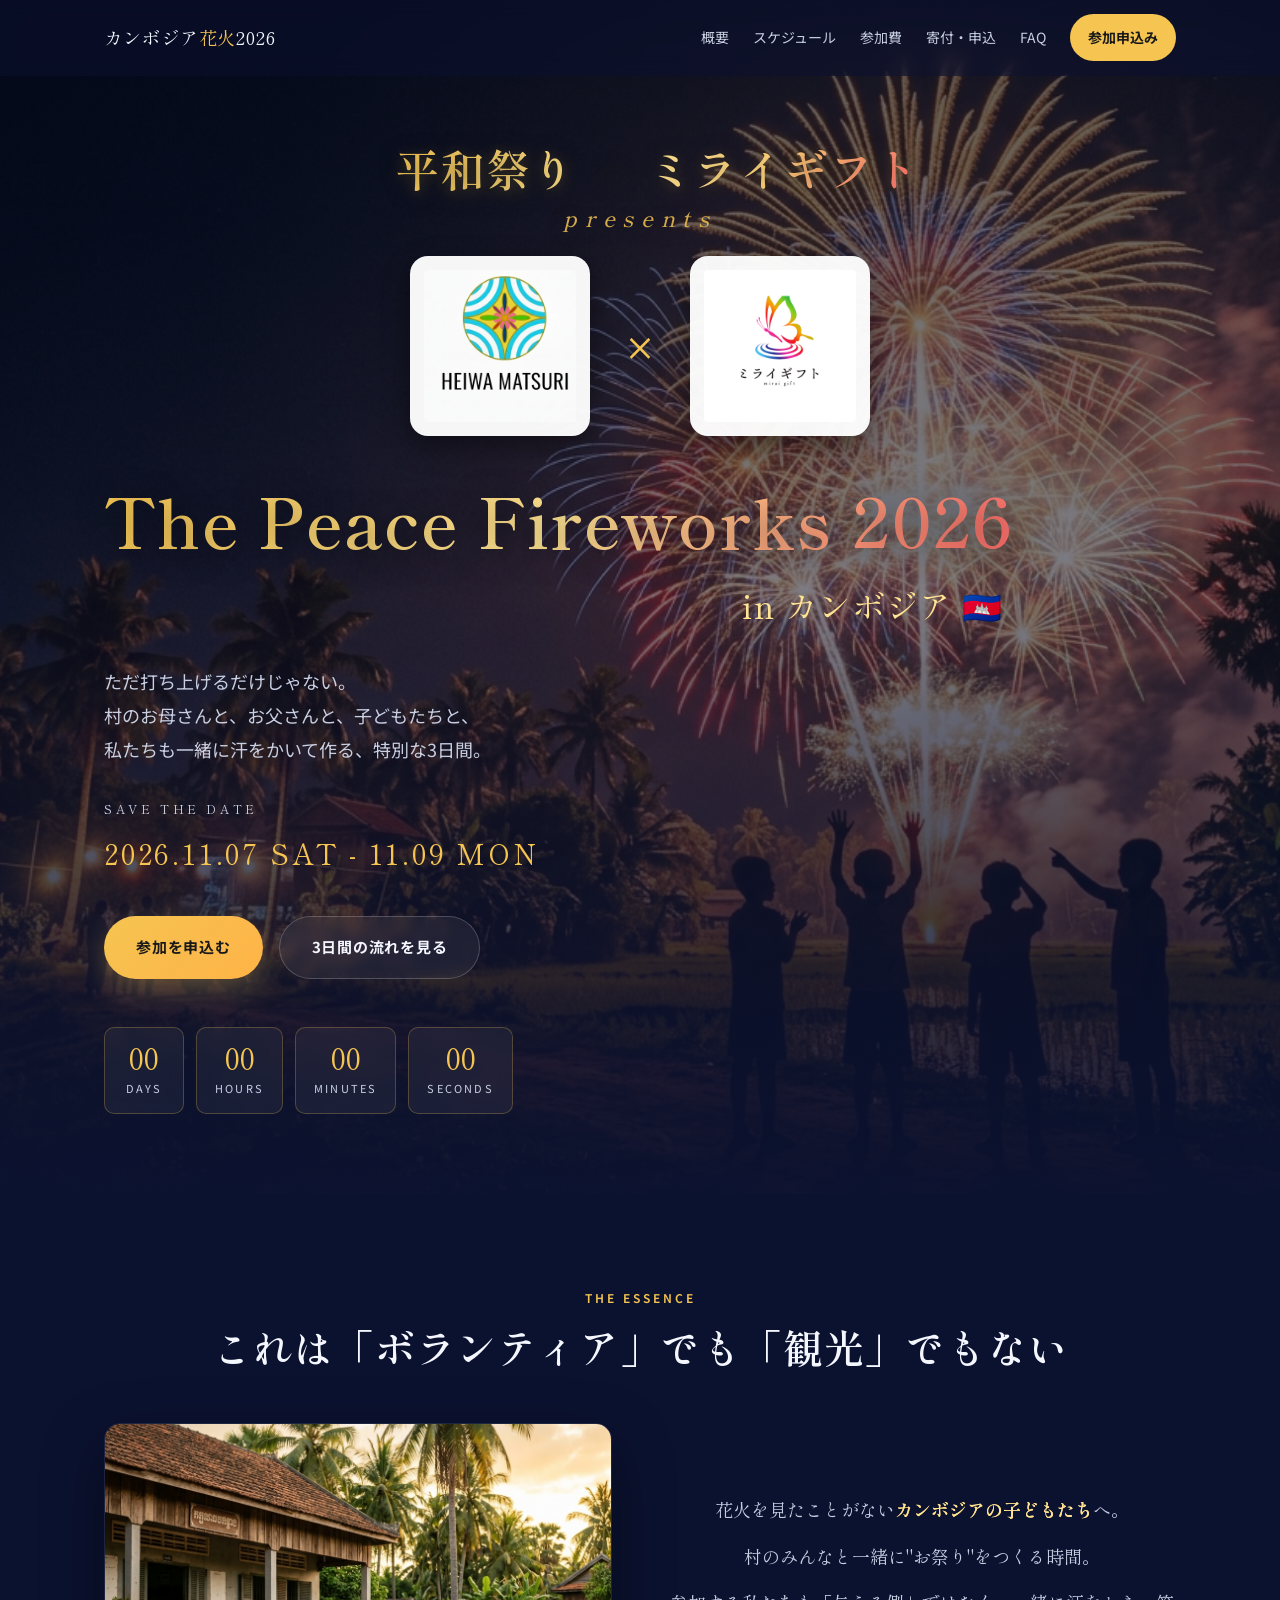
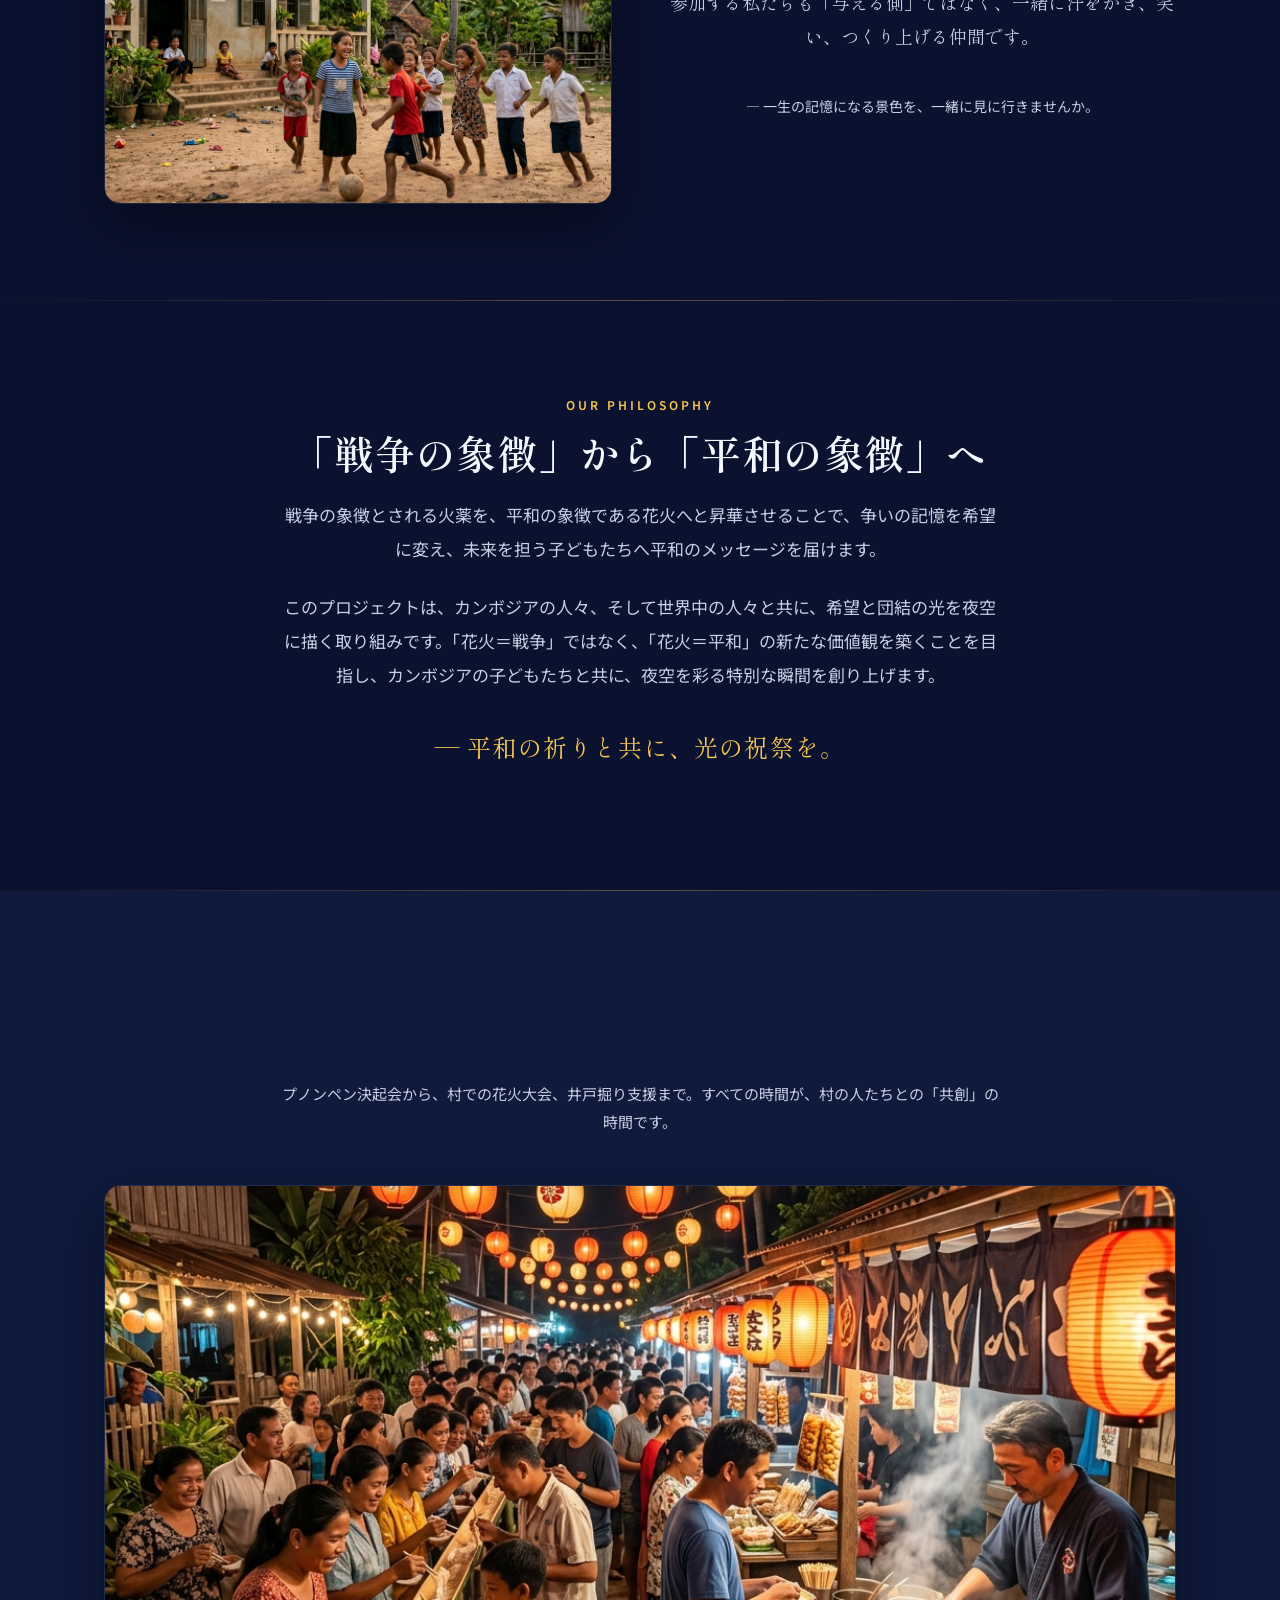
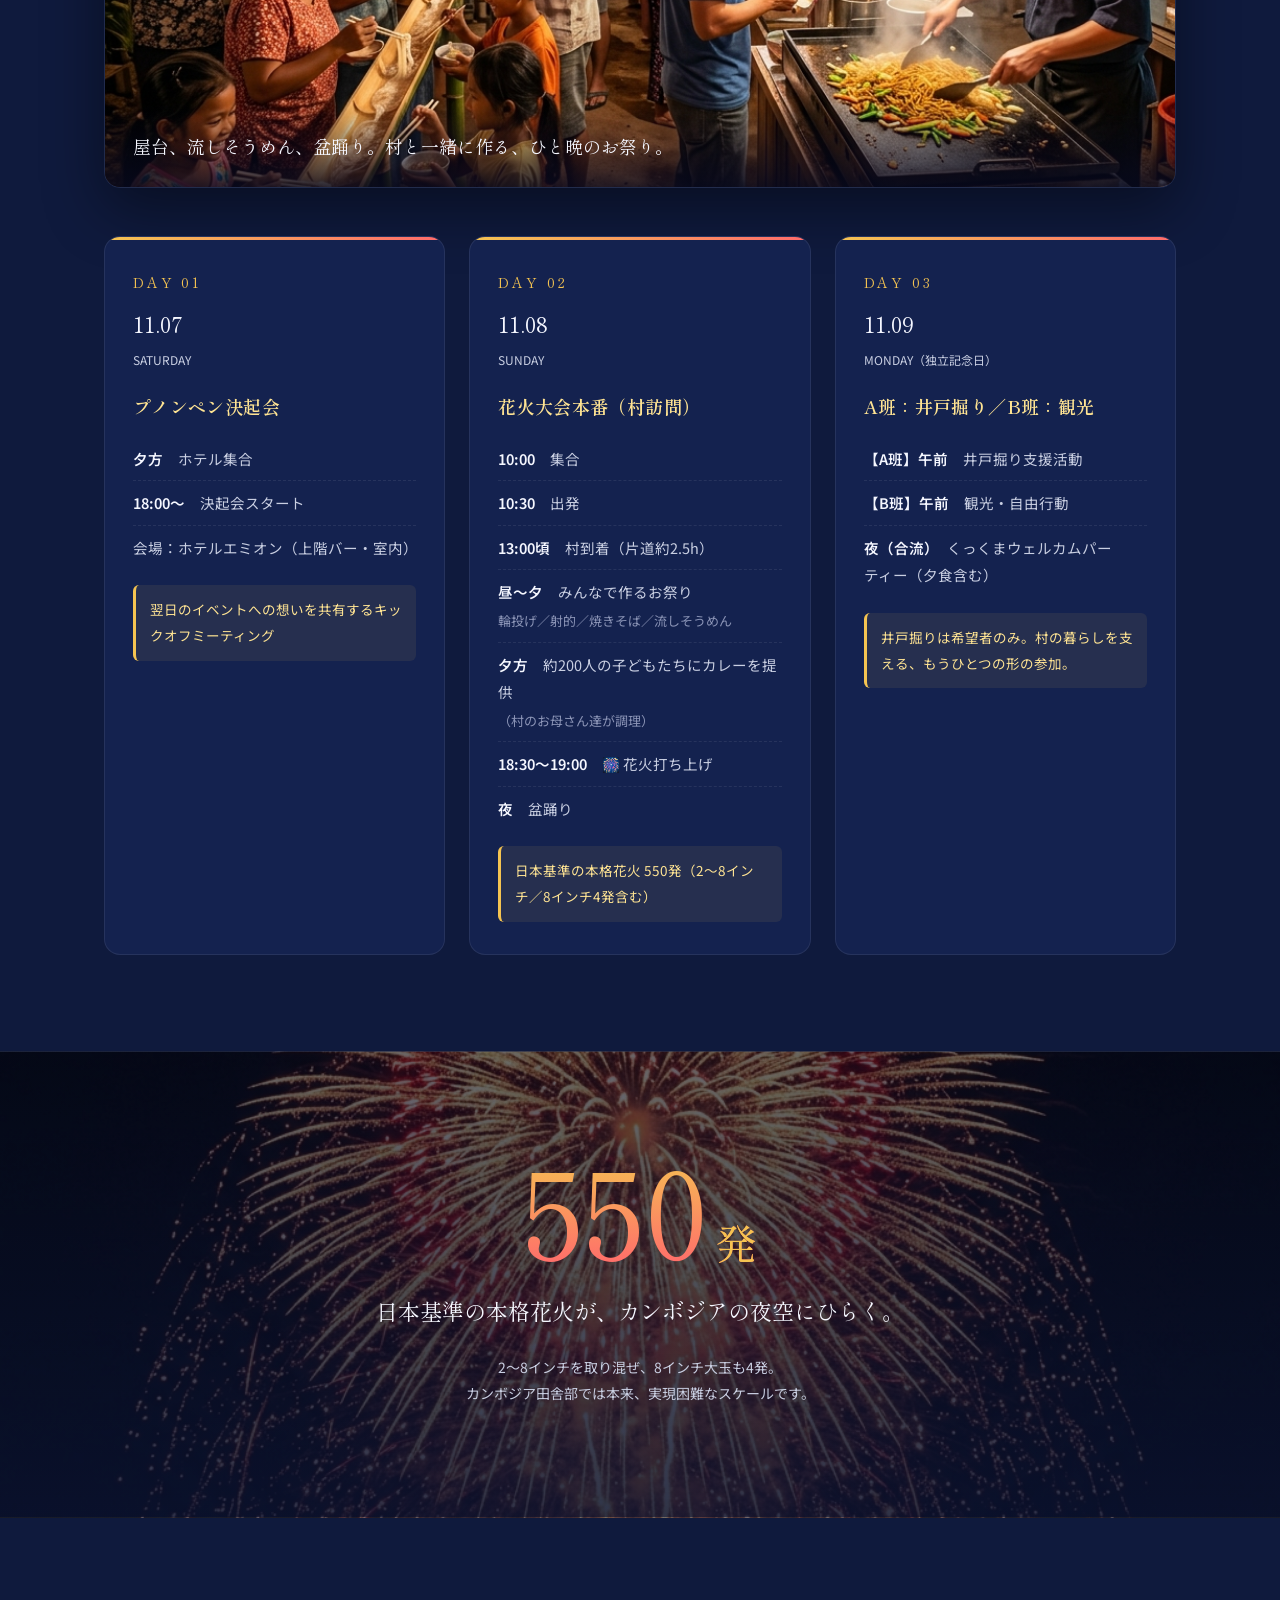
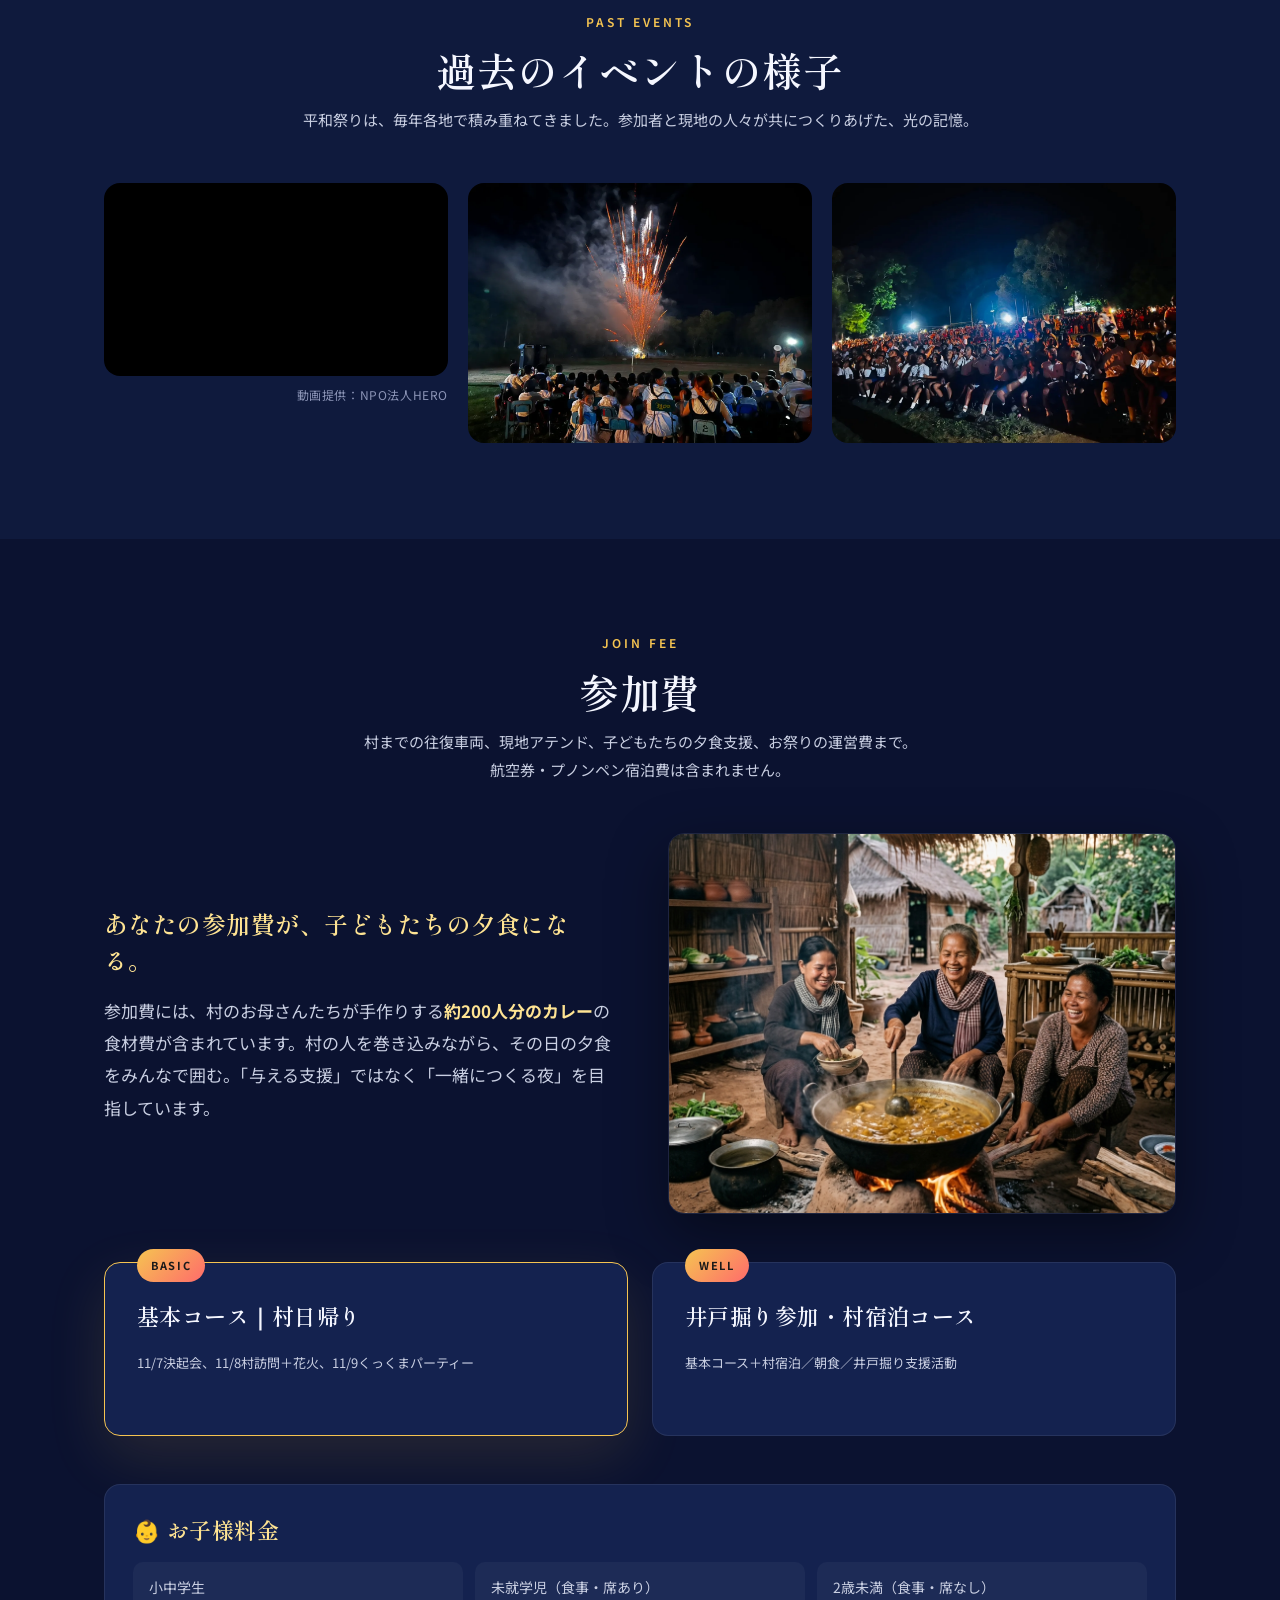
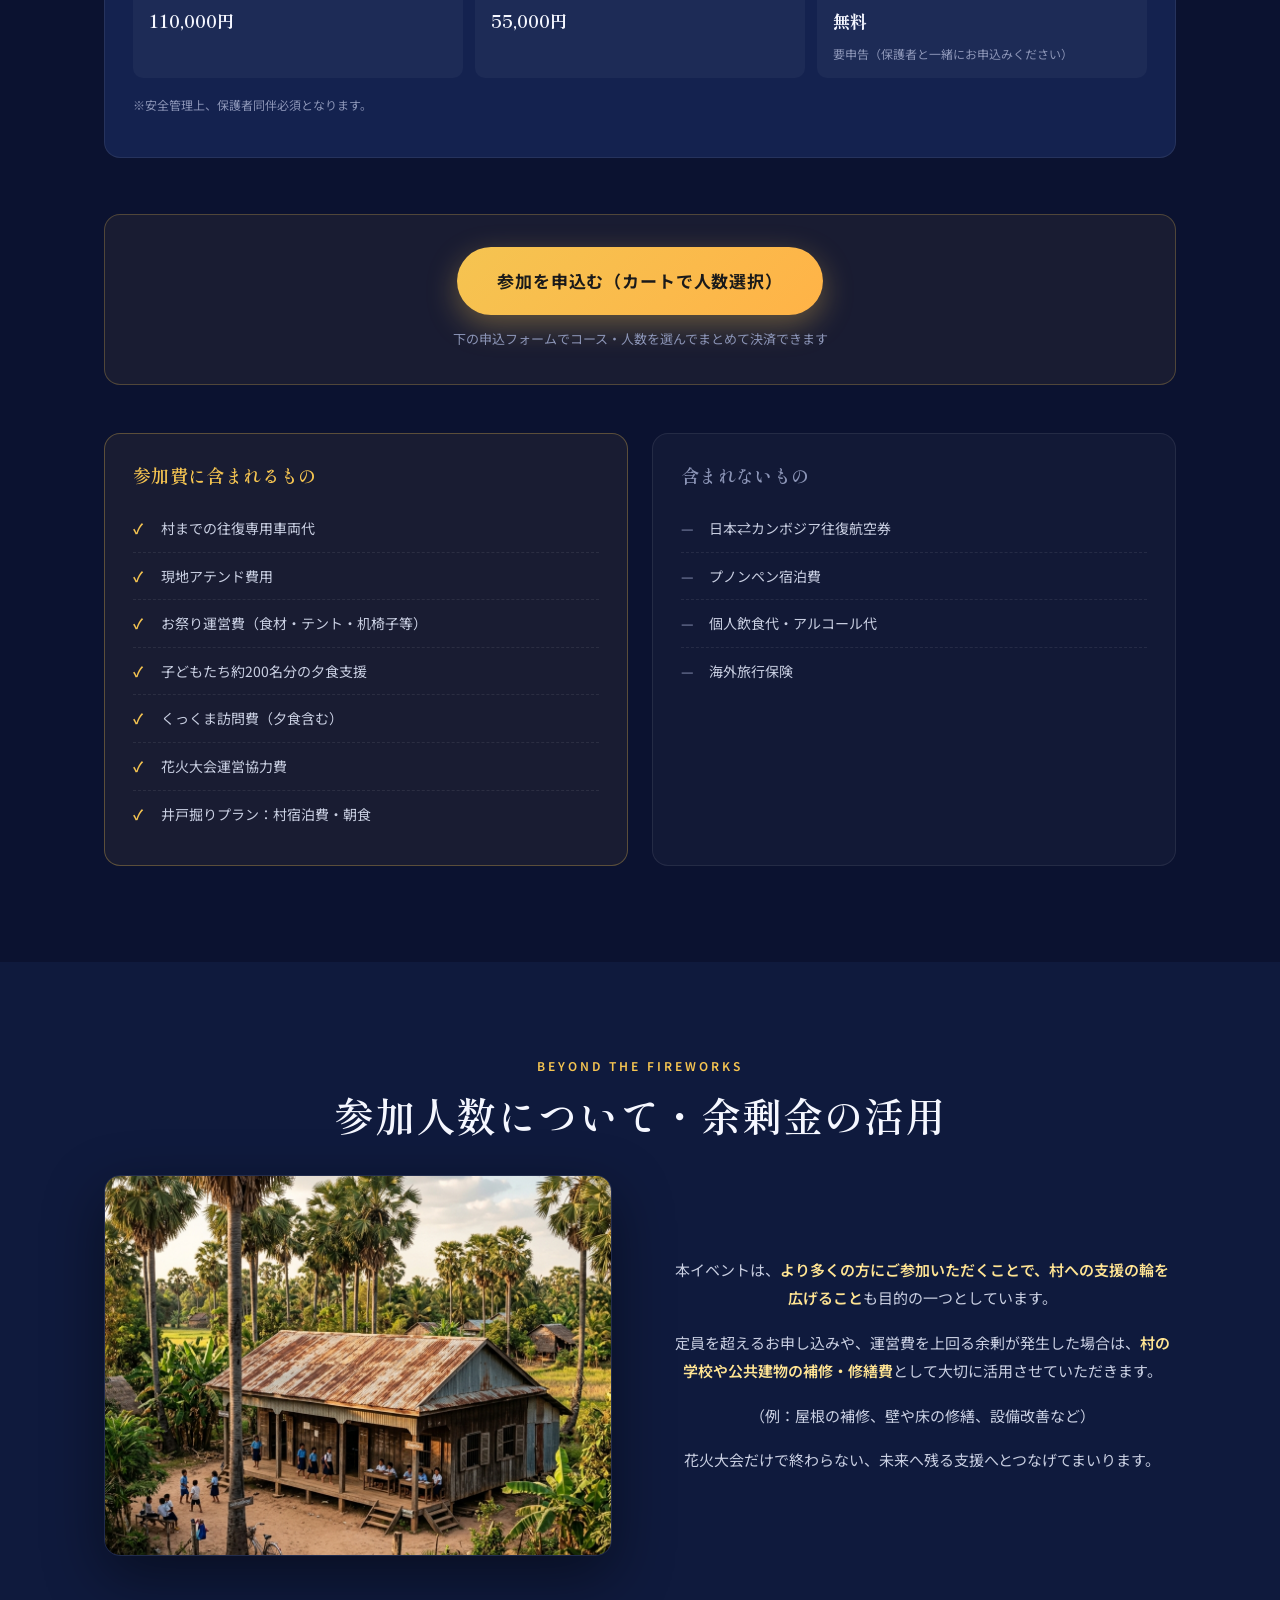
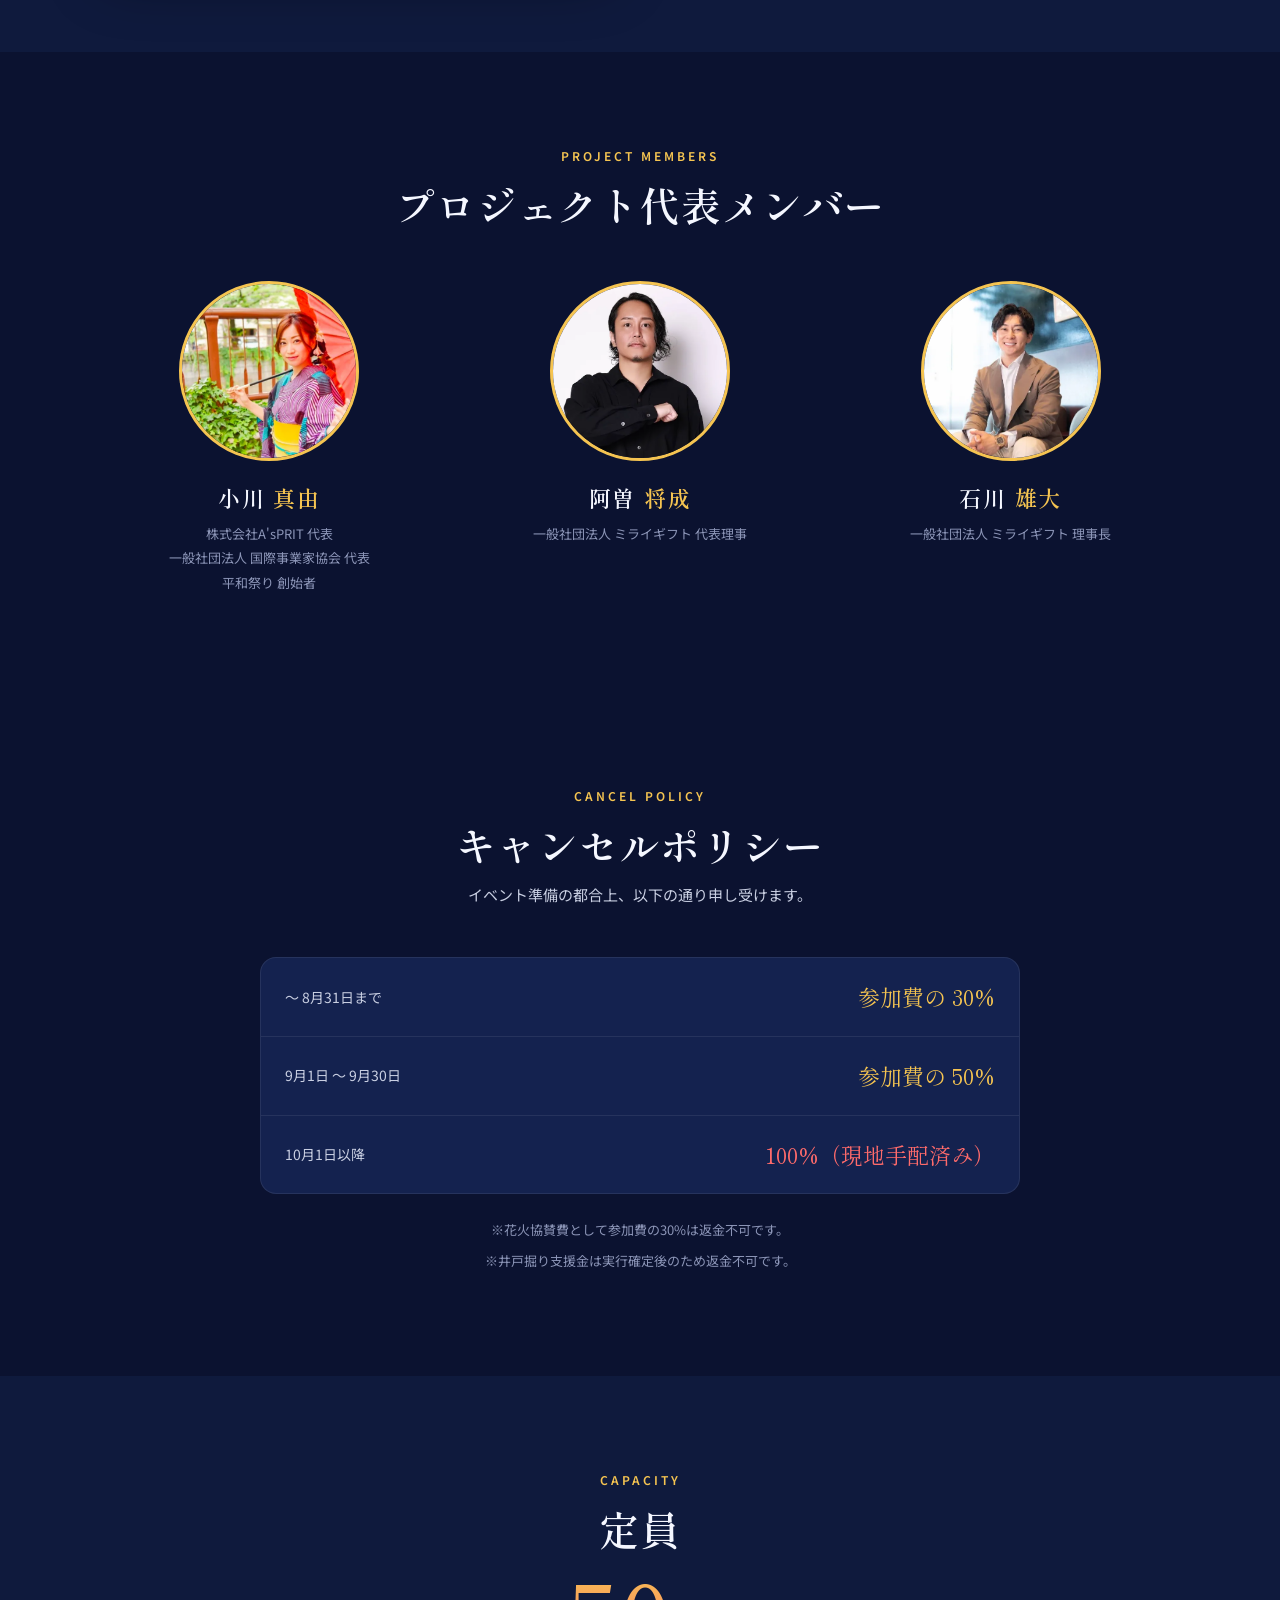
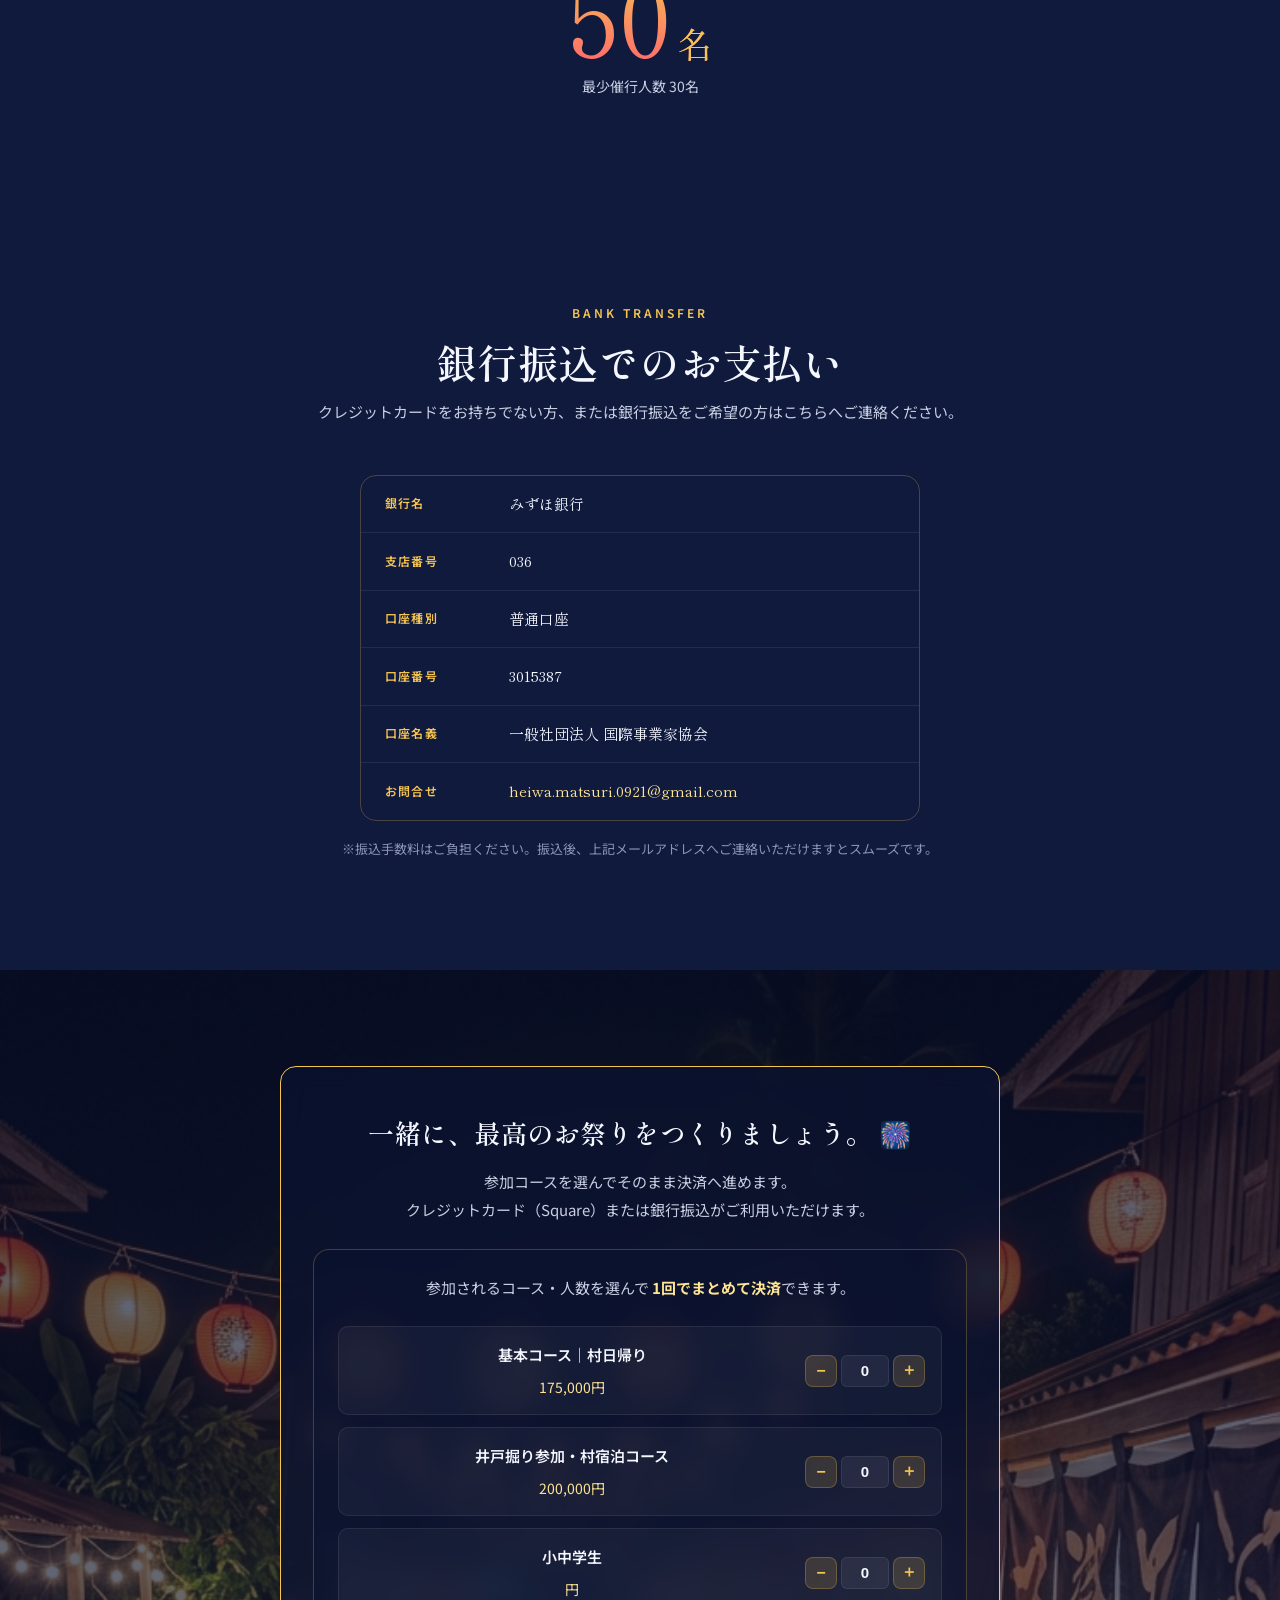
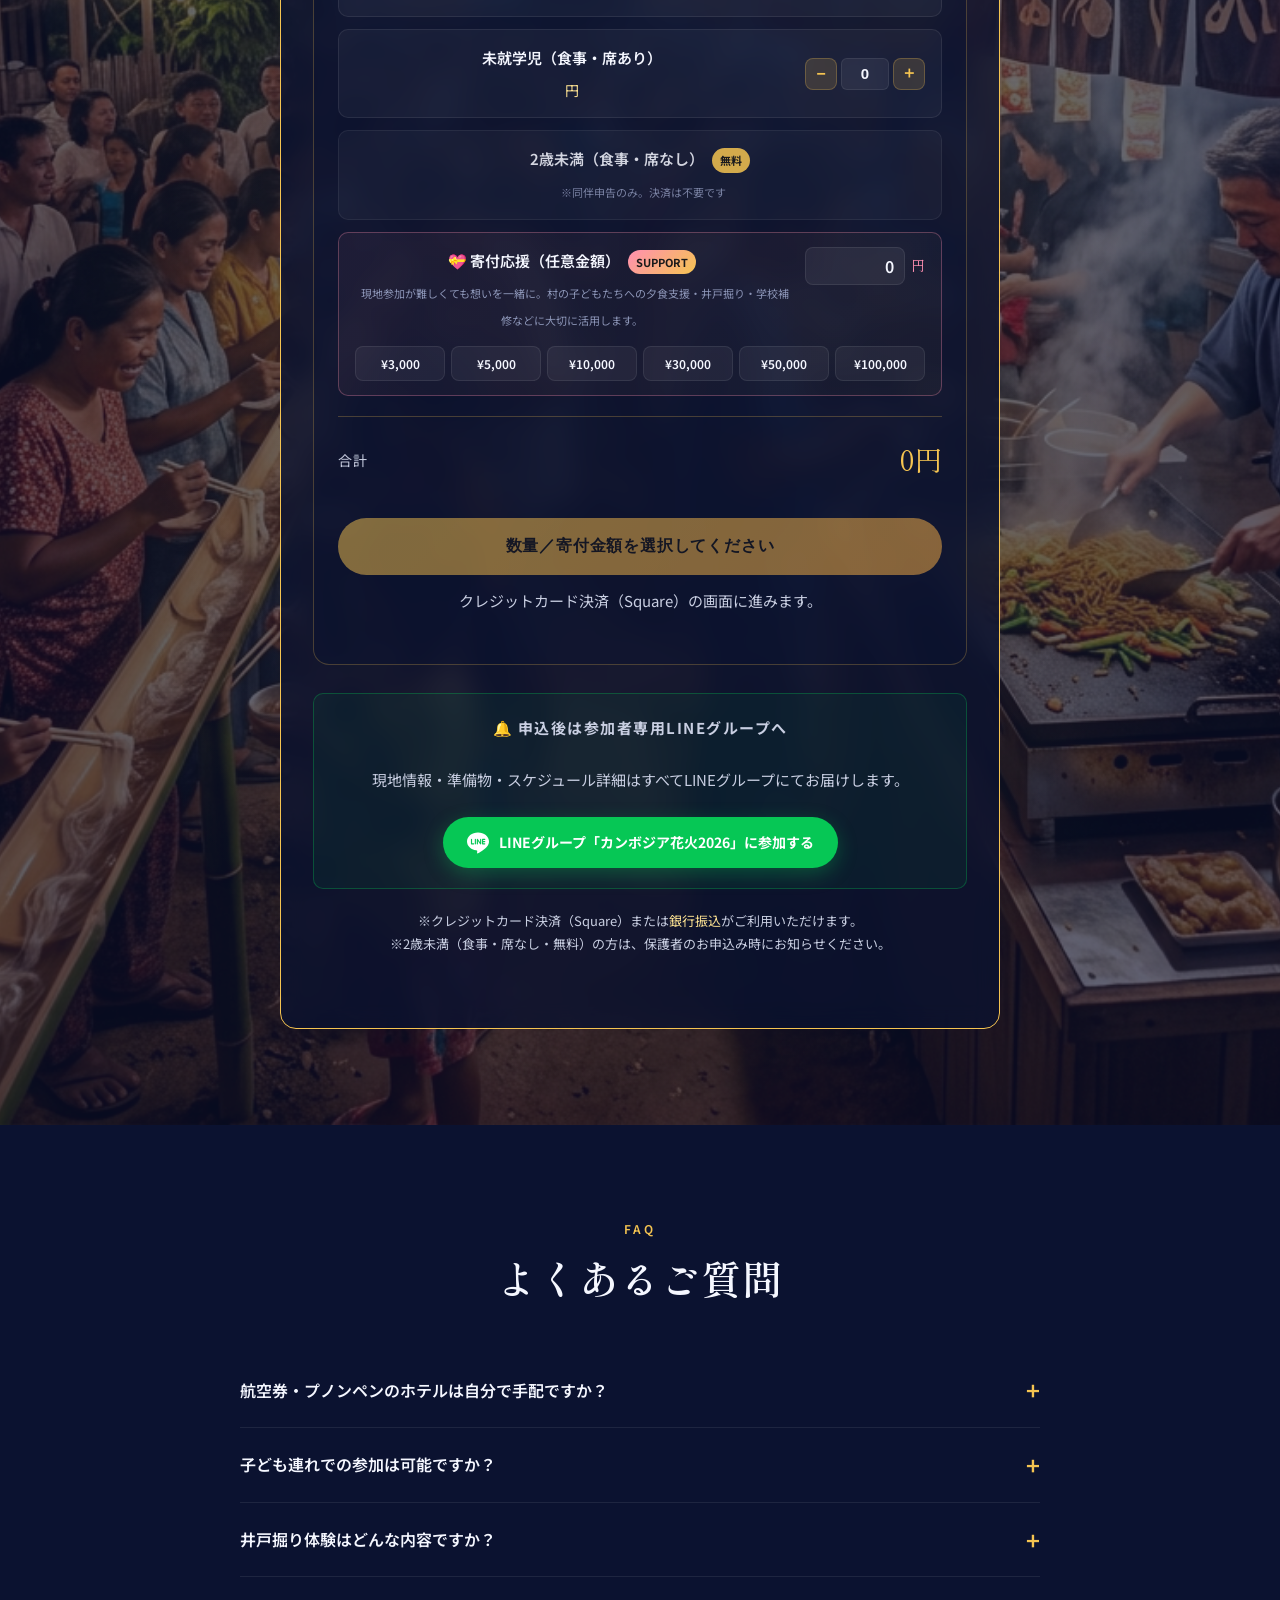
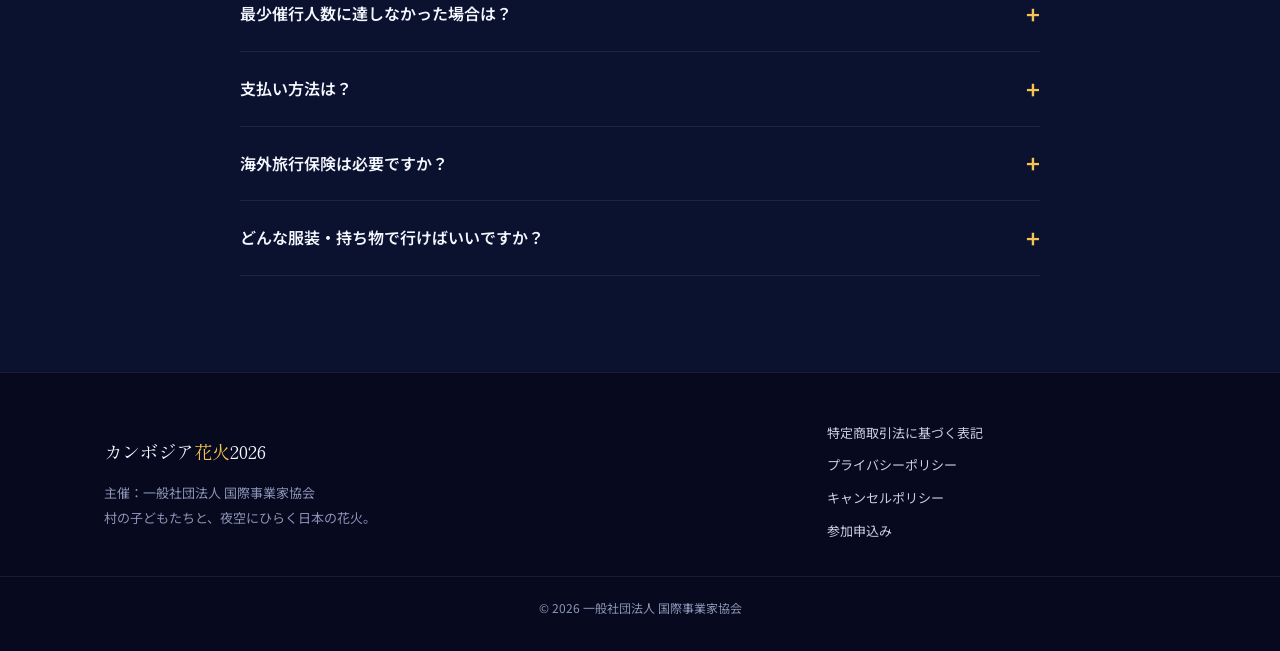
<file: index.html>
<!doctype html>
<html lang="ja">
<head>
  <meta charset="UTF-8" />
  <meta name="viewport" content="width=device-width, initial-scale=1" />
  <title>カンボジア花火2026｜村の子どもたちと、夜空にひらく日本の花火</title>
  <meta name="description" content="2026年11月7日〜9日、カンボジアの村に550発の本格花火を届ける3日間。村のお母さんとカレーを作り、屋台を出し、子どもたちと一緒にお祭りを作ります。" />
  <meta name="robots" content="noindex, nofollow" />
  <meta name="googlebot" content="noindex, nofollow" />
  <link rel="canonical" href="https://hanabi2026.agsymphony.net/" />
  <meta property="og:url" content="https://hanabi2026.agsymphony.net/" />
  <meta property="og:title" content="カンボジア花火2026｜村の子どもたちと、夜空にひらく日本の花火" />
  <meta property="og:description" content="2026年11月7日〜9日、550発の本格花火と一緒に作るお祭り。" />
  <meta property="og:image" content="https://hanabi2026.agsymphony.net/assets/hero.png" />
  <meta property="og:type" content="website" />
  <meta property="og:site_name" content="カンボジア花火2026" />
  <meta name="twitter:card" content="summary_large_image" />

  <link rel="preconnect" href="https://fonts.googleapis.com" />
  <link rel="preconnect" href="https://fonts.gstatic.com" crossorigin />
  <link href="https://fonts.googleapis.com/css2?family=Noto+Sans+JP:wght@400;500;700&family=Shippori+Mincho:wght@500;600;700&display=swap" rel="stylesheet" />
  <link rel="stylesheet" href="style.css" />
</head>
<body>

  <!-- ============== HEADER ============== -->
  <header class="header" id="header">
    <div class="header__inner">
      <a href="#top" class="header__logo">カンボジア<span>花火</span>2026</a>
      <nav class="header__nav">
        <a href="#essence">概要</a>
        <a href="#schedule">スケジュール</a>
        <a href="#fee">参加費</a>
        <a href="#apply">寄付・申込</a>
        <a href="#faq">FAQ</a>
      </nav>
      <a href="#apply" class="header__cta">参加申込み</a>
    </div>
  </header>

  <!-- ============== HERO ============== -->
  <section id="top" class="hero">
    <div class="hero__bg" aria-hidden="true"></div>
    <div class="hero__overlay" aria-hidden="true"></div>
    <span class="spark spark--g" aria-hidden="true"></span>
    <span class="spark spark--p" aria-hidden="true"></span>
    <span class="spark spark--w" aria-hidden="true"></span>
    <span class="spark spark--g" aria-hidden="true"></span>
    <span class="spark spark--p" aria-hidden="true"></span>

    <div class="hero__inner">
      <!-- presents ロゴ -->
      <div class="hero__presents">
        <p class="hero__presents-text">
          <span class="hero__presents-jp">平和祭り <em>×</em> ミライギフト</span>
          <span class="hero__presents-en">presents</span>
        </p>
        <div class="hero__logos">
          <img src="assets/logo-heiwa.png" alt="平和祭り" class="hero__logo hero__logo--heiwa" />
          <span class="hero__logo-x">×</span>
          <img src="assets/logo-miraigift.png" alt="ミライギフト" class="hero__logo hero__logo--miraigift" />
        </div>
      </div>

      <h1 class="hero__title hero__title--en">
        <em>The Peace Fireworks 2026</em>
      </h1>
      <p class="hero__location">in カンボジア 🇰🇭</p>
      <p class="hero__sub">
        ただ打ち上げるだけじゃない。<br />
        村のお母さんと、お父さんと、子どもたちと、<br />
        私たちも一緒に汗をかいて作る、特別な3日間。
      </p>
      <div class="hero__date">
        <small>SAVE THE DATE</small>
        2026.11.07 SAT - 11.09 MON
      </div>
      <div class="hero__ctas">
        <a href="#apply" class="btn btn--primary">参加を申込む</a>
        <a href="#schedule" class="btn btn--ghost">3日間の流れを見る</a>
      </div>

      <!-- カウントダウン -->
      <div class="countdown" id="countdown" aria-label="開催までのカウントダウン">
        <div class="countdown__item"><span class="countdown__num" data-cd="d">--</span><span class="countdown__label">DAYS</span></div>
        <div class="countdown__item"><span class="countdown__num" data-cd="h">--</span><span class="countdown__label">HOURS</span></div>
        <div class="countdown__item"><span class="countdown__num" data-cd="m">--</span><span class="countdown__label">MINUTES</span></div>
        <div class="countdown__item"><span class="countdown__num" data-cd="s">--</span><span class="countdown__label">SECONDS</span></div>
      </div>
    </div>
  </section>

  <!-- ============== ESSENCE ============== -->
  <section id="essence" class="section essence">
    <div class="container">
      <h2 class="section__title reveal"><small>THE ESSENCE</small>これは「ボランティア」でも「観光」でもない</h2>

      <div class="split reveal">
        <div class="split__media">
          <img src="assets/children.png" alt="カンボジアの村の子どもたち" loading="lazy" />
        </div>
        <div class="split__body">
          <div class="essence__quote">
            <p>花火を見たことがない<span>カンボジアの子どもたち</span>へ。</p>
            <p>村のみんなと一緒に"お祭り"をつくる時間。</p>
            <p>参加する私たちも「与える側」ではなく、一緒に汗をかき、笑い、つくり上げる仲間です。</p>
          </div>
          <p class="essence__line">— 一生の記憶になる景色を、一緒に見に行きませんか。</p>
        </div>
      </div>
    </div>
  </section>

  <div class="divider"></div>

  <!-- ============== PEACE ============== -->
  <section class="section peace">
    <div class="container">
      <h2 class="section__title reveal"><small>OUR PHILOSOPHY</small>「戦争の象徴」から「平和の象徴」へ</h2>
      <div class="peace__body reveal">
        <p class="peace__text">戦争の象徴とされる火薬を、平和の象徴である花火へと昇華させることで、争いの記憶を希望に変え、未来を担う子どもたちへ平和のメッセージを届けます。</p>
        <p class="peace__text">このプロジェクトは、カンボジアの人々、そして世界中の人々と共に、希望と団結の光を夜空に描く取り組みです。「花火＝戦争」ではなく、「花火＝平和」の新たな価値観を築くことを目指し、カンボジアの子どもたちと共に、夜空を彩る特別な瞬間を創り上げます。</p>
        <p class="peace__credo">— 平和の祈りと共に、光の祝祭を。</p>
      </div>
    </div>
  </section>

  <div class="divider"></div>

  <!-- ============== SCHEDULE ============== -->
  <section id="schedule" class="section section--alt">
    <div class="container">
      <h2 class="section__title reveal"><small>SCHEDULE</small>3日間の流れ</h2>
      <p class="section__lead reveal">プノンペン決起会から、村での花火大会、井戸掘り支援まで。すべての時間が、村の人たちとの「共創」の時間です。</p>

      <figure class="banner reveal">
        <img src="assets/festival.png" alt="カンボジアの夜の屋台と提灯" loading="lazy" />
        <figcaption class="banner__caption">屋台、流しそうめん、盆踊り。村と一緒に作る、ひと晩のお祭り。</figcaption>
      </figure>

      <div class="schedule__grid">
        <!-- DAY 1 -->
        <article class="day reveal">
          <div class="day__num">DAY 01</div>
          <div class="day__date">11.07</div>
          <div class="day__weekday">SATURDAY</div>
          <h3 class="day__title">プノンペン決起会</h3>
          <ul>
            <li><strong>夕方</strong>　ホテル集合</li>
            <li><strong>18:00〜</strong>　決起会スタート</li>
            <li>会場：ホテルエミオン（上階バー・室内）</li>
          </ul>
          <div class="day__highlight">翌日のイベントへの想いを共有するキックオフミーティング</div>
        </article>

        <!-- DAY 2 -->
        <article class="day reveal">
          <div class="day__num">DAY 02</div>
          <div class="day__date">11.08</div>
          <div class="day__weekday">SUNDAY</div>
          <h3 class="day__title">花火大会本番（村訪問）</h3>
          <ul>
            <li><strong>10:00</strong>　集合</li>
            <li><strong>10:30</strong>　出発</li>
            <li><strong>13:00頃</strong>　村到着（片道約2.5h）</li>
            <li><strong>昼〜夕</strong>　みんなで作るお祭り<br /><span class="muted">輪投げ／射的／焼きそば／流しそうめん</span></li>
            <li><strong>夕方</strong>　約200人の子どもたちにカレーを提供<br /><span class="muted">（村のお母さん達が調理）</span></li>
            <li><strong>18:30〜19:00</strong>　🎆 花火打ち上げ</li>
            <li><strong>夜</strong>　盆踊り</li>
          </ul>
          <div class="day__highlight">日本基準の本格花火 550発（2〜8インチ／8インチ4発含む）</div>
        </article>

        <!-- DAY 3 -->
        <article class="day reveal">
          <div class="day__num">DAY 03</div>
          <div class="day__date">11.09</div>
          <div class="day__weekday">MONDAY（独立記念日）</div>
          <h3 class="day__title">A班：井戸掘り／B班：観光</h3>
          <ul>
            <li><strong>【A班】午前</strong>　井戸掘り支援活動</li>
            <li><strong>【B班】午前</strong>　観光・自由行動</li>
            <li><strong>夜（合流）</strong>　くっくまウェルカムパーティー（夕食含む）</li>
          </ul>
          <div class="day__highlight">井戸掘りは希望者のみ。村の暮らしを支える、もうひとつの形の参加。</div>
        </article>
      </div>
    </div>
  </section>

  <!-- ============== FIREWORKS HIGHLIGHT ============== -->
  <section class="section fireworks-hero fireworks-hero--bg">
    <div class="container reveal">
      <div class="fireworks-hero__num">550<small>発</small></div>
      <p class="fireworks-hero__caption">日本基準の本格花火が、カンボジアの夜空にひらく。</p>
      <p class="fireworks-hero__sub">2〜8インチを取り混ぜ、8インチ大玉も4発。<br />カンボジア田舎部では本来、実現困難なスケールです。</p>
    </div>
  </section>

  <!-- ============== PAST EVENTS ============== -->
  <section class="section section--alt past-events">
    <div class="container">
      <h2 class="section__title reveal"><small>PAST EVENTS</small>過去のイベントの様子</h2>
      <p class="section__lead reveal">平和祭りは、毎年各地で積み重ねてきました。参加者と現地の人々が共につくりあげた、光の記憶。</p>

      <div class="past-events__grid reveal">
        <div class="past-events__item past-events__item--video">
          <div class="past-events__video">
            <iframe
              src="https://utage-system.com/video/835oo5xp6b7A"
              title="過去のイベント動画"
              frameborder="0"
              allowfullscreen
              loading="lazy"
            ></iframe>
          </div>
          <p class="past-events__credit">動画提供：NPO法人HERO</p>
        </div>
        <div class="past-events__item past-events__item--photo">
          <img src="assets/past-fireworks.webp" alt="花火を見上げる子どもたち" loading="lazy" />
        </div>
        <div class="past-events__item past-events__item--photo">
          <img src="assets/past-crowd.webp" alt="イベント会場の様子" loading="lazy" />
        </div>
      </div>
    </div>
  </section>

  <!-- ============== FEE ============== -->
  <section id="fee" class="section">
    <div class="container">
      <h2 class="section__title reveal"><small>JOIN FEE</small>参加費</h2>
      <p class="section__lead reveal">村までの往復車両、現地アテンド、子どもたちの夕食支援、お祭りの運営費まで。<br />航空券・プノンペン宿泊費は含まれません。</p>

      <div class="split split--reverse reveal">
        <div class="split__media">
          <img src="assets/cooking.png" alt="村のお母さん達がカレーを作る様子" loading="lazy" />
        </div>
        <div class="split__body">
          <h3>あなたの参加費が、子どもたちの夕食になる。</h3>
          <p>参加費には、村のお母さんたちが手作りする<strong style="color:var(--gold-2);">約200人分のカレー</strong>の食材費が含まれています。村の人を巻き込みながら、その日の夕食をみんなで囲む。「与える支援」ではなく「一緒につくる夜」を目指しています。</p>
        </div>
      </div>

      <div class="fee__grid">
        <!-- 基本コース -->
        <article class="plan plan--feature reveal">
          <span class="plan__badge">BASIC</span>
          <h3 class="plan__title">基本コース｜村日帰り</h3>
          <p class="plan__desc">11/7決起会、11/8村訪問＋花火、11/9くっくまパーティー</p>

          <div class="plan__price" data-early>
            <div class="plan__price-label">早期申込｜〜7月末まで</div>
            <div class="plan__price-value">150,000<small>円（税込）</small></div>
          </div>
          <div class="plan__price" data-regular>
            <div class="plan__price-label">通常価格</div>
            <div class="plan__price-value">175,000<small>円（税込）</small></div>
          </div>
          <span class="plan__deadline" data-early>EARLY BIRD ／ 7月末締切</span>
        </article>

        <!-- 井戸掘りコース -->
        <article class="plan reveal">
          <span class="plan__badge">WELL</span>
          <h3 class="plan__title">井戸掘り参加・村宿泊コース</h3>
          <p class="plan__desc">基本コース＋村宿泊／朝食／井戸掘り支援活動</p>

          <div class="plan__price" data-early>
            <div class="plan__price-label">早期申込｜〜7月末まで</div>
            <div class="plan__price-value">180,000<small>円（税込）</small></div>
          </div>
          <div class="plan__price" data-regular>
            <div class="plan__price-label">通常価格</div>
            <div class="plan__price-value">200,000<small>円（税込）</small></div>
          </div>
          <span class="plan__deadline" data-early>EARLY BIRD ／ 7月末締切</span>
        </article>
      </div>

      <!-- お子様料金 -->
      <div class="kids reveal">
        <h3>👶 お子様料金</h3>
        <ul class="kids__list">
          <li>小中学生<strong>110,000円</strong></li>
          <li>未就学児（食事・席あり）<strong>55,000円</strong></li>
          <li>2歳未満（食事・席なし）<strong>無料</strong><span class="kids__free">要申告（保護者と一緒にお申込みください）</span></li>
        </ul>
        <p class="kids__note">※安全管理上、保護者同伴必須となります。</p>
      </div>

      <!-- 申込みCTA：カートへ誘導 -->
      <div class="fee__apply-cta reveal">
        <a href="#apply" class="btn btn--primary fee__apply-btn">参加を申込む（カートで人数選択）</a>
        <p class="fee__apply-note">下の申込フォームでコース・人数を選んでまとめて決済できます</p>
      </div>

      <!-- 含む / 含まない -->
      <div class="includes reveal">
        <div class="includes__col includes__col--yes">
          <h3>参加費に含まれるもの</h3>
          <ul>
            <li>村までの往復専用車両代</li>
            <li>現地アテンド費用</li>
            <li>お祭り運営費（食材・テント・机椅子等）</li>
            <li>子どもたち約200名分の夕食支援</li>
            <li>くっくま訪問費（夕食含む）</li>
            <li>花火大会運営協力費</li>
            <li>井戸掘りプラン：村宿泊費・朝食</li>
          </ul>
        </div>
        <div class="includes__col includes__col--no">
          <h3>含まれないもの</h3>
          <ul>
            <li>日本⇄カンボジア往復航空券</li>
            <li>プノンペン宿泊費</li>
            <li>個人飲食代・アルコール代</li>
            <li>海外旅行保険</li>
          </ul>
        </div>
      </div>
    </div>
  </section>

  <!-- ============== SURPLUS ============== -->
  <section class="section section--alt surplus">
    <div class="container">
      <h2 class="section__title reveal"><small>BEYOND THE FIREWORKS</small>参加人数について・余剰金の活用</h2>

      <div class="split reveal" style="margin-top:32px;">
        <div class="split__media">
          <img src="assets/school.png" alt="支援の対象となる村の学校" loading="lazy" />
        </div>
        <div class="split__body">
          <p>本イベントは、<strong style="color:var(--gold-2);">より多くの方にご参加いただくことで、村への支援の輪を広げること</strong>も目的の一つとしています。</p>
          <p>定員を超えるお申し込みや、運営費を上回る余剰が発生した場合は、<strong style="color:var(--gold-2);">村の学校や公共建物の補修・修繕費</strong>として大切に活用させていただきます。</p>
          <p class="muted">（例：屋根の補修、壁や床の修繕、設備改善など）</p>
          <p>花火大会だけで終わらない、未来へ残る支援へとつなげてまいります。</p>
        </div>
      </div>
    </div>
  </section>

  <!-- ============== MEMBERS ============== -->
  <section class="section members">
    <div class="container">
      <h2 class="section__title reveal"><small>PROJECT MEMBERS</small>プロジェクト代表メンバー</h2>
      <div class="members__grid reveal">

        <div class="member">
          <div class="member__photo">
            <img src="assets/member-ogawa.webp" alt="小川 真由" loading="lazy" />
          </div>
          <h3 class="member__name">小川 <span>真由</span></h3>
          <p class="member__title">株式会社A'sPRIT 代表<br />一般社団法人 国際事業家協会 代表<br />平和祭り 創始者</p>
        </div>

        <div class="member">
          <div class="member__photo">
            <img src="assets/member-aso.webp" alt="阿曽 将成" loading="lazy" />
          </div>
          <h3 class="member__name">阿曽 <span>将成</span></h3>
          <p class="member__title">一般社団法人 ミライギフト 代表理事</p>
        </div>

        <div class="member">
          <div class="member__photo">
            <img src="assets/member-ishikawa.webp" alt="石川 雄大" loading="lazy" />
          </div>
          <h3 class="member__name">石川 <span>雄大</span></h3>
          <p class="member__title">一般社団法人 ミライギフト 理事長</p>
        </div>

      </div>
    </div>
  </section>

  <!-- ============== CANCEL POLICY ============== -->
  <section id="cancel" class="section">
    <div class="container reveal">
      <h2 class="section__title"><small>CANCEL POLICY</small>キャンセルポリシー</h2>
      <p class="section__lead">イベント準備の都合上、以下の通り申し受けます。</p>
      <div class="cancel__table">
        <div class="cancel__row">
          <div class="cancel__period">〜 8月31日まで</div>
          <div class="cancel__pct">参加費の 30%</div>
        </div>
        <div class="cancel__row">
          <div class="cancel__period">9月1日 〜 9月30日</div>
          <div class="cancel__pct">参加費の 50%</div>
        </div>
        <div class="cancel__row">
          <div class="cancel__period">10月1日以降</div>
          <div class="cancel__pct cancel__pct--full">100%（現地手配済み）</div>
        </div>
      </div>
      <div class="cancel__notes">
        <p>※花火協賛費として参加費の30%は返金不可です。</p>
        <p>※井戸掘り支援金は実行確定後のため返金不可です。</p>
      </div>
    </div>
  </section>

  <!-- ============== CAPACITY ============== -->
  <section class="section section--alt capacity">
    <div class="container reveal">
      <h2 class="section__title"><small>CAPACITY</small>定員</h2>
      <div class="capacity__num">50<small>名</small></div>
      <p class="capacity__sub">最少催行人数 30名</p>
    </div>
  </section>

  <!-- ============== BANK TRANSFER ============== -->
  <section id="bank-transfer" class="section section--alt bank-transfer">
    <div class="container reveal">
      <h2 class="section__title"><small>BANK TRANSFER</small>銀行振込でのお支払い</h2>
      <p class="section__lead">クレジットカードをお持ちでない方、または銀行振込をご希望の方はこちらへご連絡ください。</p>
      <div class="bank__box">
        <div class="bank__row"><span class="bank__label">銀行名</span><span class="bank__value">みずほ銀行</span></div>
        <div class="bank__row"><span class="bank__label">支店番号</span><span class="bank__value">036</span></div>
        <div class="bank__row"><span class="bank__label">口座種別</span><span class="bank__value">普通口座</span></div>
        <div class="bank__row"><span class="bank__label">口座番号</span><span class="bank__value">3015387</span></div>
        <div class="bank__row"><span class="bank__label">口座名義</span><span class="bank__value">一般社団法人 国際事業家協会</span></div>
        <div class="bank__row"><span class="bank__label">お問合せ</span><span class="bank__value"><a href="mailto:heiwa.matsuri.0921@gmail.com">heiwa.matsuri.0921@gmail.com</a></span></div>
      </div>
      <p class="muted" style="margin-top:16px; text-align:center;">※振込手数料はご負担ください。振込後、上記メールアドレスへご連絡いただけますとスムーズです。</p>
    </div>
  </section>

  <!-- ============== APPLY ============== -->
  <section id="apply" class="section apply apply--bg">
    <div class="container reveal">
      <div class="apply__box">
        <h2>一緒に、最高のお祭りをつくりましょう。 🎆</h2>
        <p>参加コースを選んでそのまま決済へ進めます。<br />クレジットカード（Square）または銀行振込がご利用いただけます。</p>

        <!-- カート式 申込フォーム -->
        <div class="cart">
          <p class="cart__intro">参加されるコース・人数を選んで <strong>1回でまとめて決済</strong>できます。</p>

          <div class="cart__items">
            <div class="cart__row" data-course="basic">
              <div class="cart__info">
                <div class="cart__name">基本コース｜村日帰り</div>
                <div class="cart__price"><span data-price-early>150,000</span><span data-price-regular hidden>175,000</span>円<small data-early>（早期）</small></div>
              </div>
              <div class="cart__qty">
                <button type="button" class="cart__qty-btn" data-qty-minus>−</button>
                <input type="number" class="cart__qty-input" value="0" min="0" max="50" inputmode="numeric" />
                <button type="button" class="cart__qty-btn" data-qty-plus>＋</button>
              </div>
            </div>

            <div class="cart__row" data-course="well">
              <div class="cart__info">
                <div class="cart__name">井戸掘り参加・村宿泊コース</div>
                <div class="cart__price"><span data-price-early>180,000</span><span data-price-regular hidden>200,000</span>円<small data-early>（早期）</small></div>
              </div>
              <div class="cart__qty">
                <button type="button" class="cart__qty-btn" data-qty-minus>−</button>
                <input type="number" class="cart__qty-input" value="0" min="0" max="50" inputmode="numeric" />
                <button type="button" class="cart__qty-btn" data-qty-plus>＋</button>
              </div>
            </div>

            <div class="cart__row" data-course="kid-elem">
              <div class="cart__info">
                <div class="cart__name">小中学生</div>
                <div class="cart__price"><span data-price-early>110,000</span>円</div>
              </div>
              <div class="cart__qty">
                <button type="button" class="cart__qty-btn" data-qty-minus>−</button>
                <input type="number" class="cart__qty-input" value="0" min="0" max="50" inputmode="numeric" />
                <button type="button" class="cart__qty-btn" data-qty-plus>＋</button>
              </div>
            </div>

            <div class="cart__row" data-course="kid-pre">
              <div class="cart__info">
                <div class="cart__name">未就学児（食事・席あり）</div>
                <div class="cart__price"><span data-price-early>55,000</span>円</div>
              </div>
              <div class="cart__qty">
                <button type="button" class="cart__qty-btn" data-qty-minus>−</button>
                <input type="number" class="cart__qty-input" value="0" min="0" max="50" inputmode="numeric" />
                <button type="button" class="cart__qty-btn" data-qty-plus>＋</button>
              </div>
            </div>

            <div class="cart__row cart__row--free" data-course="kid-infant">
              <div class="cart__info">
                <div class="cart__name">2歳未満（食事・席なし）<span class="cart__badge">無料</span></div>
                <div class="cart__price"><small>※同伴申告のみ。決済は不要です</small></div>
              </div>
            </div>

            <!-- 寄付応援（参加コースとあわせて or 単独で） -->
            <div class="cart__row cart__row--donation" data-course="donation">
              <div class="cart__donation-head">
                <div class="cart__info">
                  <div class="cart__name">💝 寄付応援（任意金額）<span class="cart__badge cart__badge--pink">SUPPORT</span></div>
                  <div class="cart__price">
                    <small>現地参加が難しくても想いを一緒に。村の子どもたちへの夕食支援・井戸掘り・学校補修などに大切に活用します。</small>
                  </div>
                </div>
                <div class="cart__donation-amount">
                  <input
                    type="number"
                    id="cart-donation-input"
                    class="cart__donation-input"
                    min="0"
                    max="1000000"
                    step="100"
                    placeholder="0"
                    inputmode="numeric"
                    value="0"
                    aria-label="寄付金額"
                  />
                  <span class="cart__donation-yen">円</span>
                </div>
              </div>
              <div class="cart__donation-presets" role="group" aria-label="寄付金額プリセット">
                <button type="button" class="cart__donation-preset" data-amount="3000">¥3,000</button>
                <button type="button" class="cart__donation-preset" data-amount="5000">¥5,000</button>
                <button type="button" class="cart__donation-preset" data-amount="10000">¥10,000</button>
                <button type="button" class="cart__donation-preset" data-amount="30000">¥30,000</button>
                <button type="button" class="cart__donation-preset" data-amount="50000">¥50,000</button>
                <button type="button" class="cart__donation-preset" data-amount="100000">¥100,000</button>
              </div>
            </div>
          </div>

          <div class="cart__summary">
            <div class="cart__total-label">合計</div>
            <div class="cart__total-amount"><span id="cart-total">0</span>円</div>
          </div>

          <button type="button" class="btn btn--primary cart__submit" id="cart-submit" disabled>
            <span id="cart-submit-text">数量を選択してください</span>
          </button>
          <p class="cart__note">クレジットカード決済（Square）の画面に進みます。</p>
          <p class="cart__error" id="cart-error" hidden></p>
        </div>

        <!-- LINE グループ案内 -->
        <div class="apply__line-box">
          <p class="apply__line-label">🔔 申込後は参加者専用LINEグループへ</p>
          <p class="apply__line-desc">現地情報・準備物・スケジュール詳細はすべてLINEグループにてお届けします。</p>
          <a
            href="https://line.me/ti/g/ea9AdppvxE"
            class="btn-line-cta"
            target="_blank"
            rel="noopener"
          >
            <svg viewBox="0 0 24 24" fill="currentColor" width="22" height="22" aria-hidden="true"><path d="M19.365 9.863c.349 0 .63.285.63.631 0 .345-.281.63-.63.63H17.61v1.125h1.755c.349 0 .63.283.63.63 0 .344-.281.629-.63.629h-2.386c-.345 0-.627-.285-.627-.629V8.108c0-.345.282-.63.627-.63h2.386c.349 0 .63.285.63.63 0 .349-.281.63-.63.63H17.61v1.125h1.755zm-3.855 3.016c0 .27-.174.51-.432.596-.064.021-.133.031-.199.031-.211 0-.391-.09-.51-.25l-2.443-3.317v2.94c0 .344-.279.629-.631.629-.346 0-.626-.285-.626-.629V8.108c0-.27.173-.51.43-.595.06-.023.136-.033.194-.033.195 0 .375.104.495.254l2.462 3.33V8.108c0-.345.282-.63.63-.63.345 0 .63.285.63.63v4.771zm-5.741 0c0 .344-.282.629-.631.629-.345 0-.627-.285-.627-.629V8.108c0-.345.282-.63.627-.63.349 0 .631.285.631.63v4.771zm-2.466.629H4.917c-.345 0-.63-.285-.63-.629V8.108c0-.345.285-.63.63-.63.348 0 .63.285.63.63v4.141h1.756c.348 0 .629.283.629.63 0 .344-.281.629-.629.629M24 10.314C24 4.943 18.615.572 12 .572S0 4.943 0 10.314c0 4.811 4.27 8.842 10.035 9.608.391.082.923.258 1.058.59.12.301.079.766.038 1.08l-.164 1.02c-.045.301-.24 1.186 1.049.645 1.291-.539 6.916-4.07 9.436-6.975C23.176 14.393 24 12.458 24 10.314"/></svg>
            LINEグループ「カンボジア花火2026」に参加する
          </a>
        </div>

        <p class="muted" style="margin-top:20px; font-size:13px; line-height:1.8;">
          ※クレジットカード決済（Square）または<a href="#bank-transfer" style="color:var(--gold-2);">銀行振込</a>がご利用いただけます。<br />
          ※2歳未満（食事・席なし・無料）の方は、保護者のお申込み時にお知らせください。
        </p>
      </div>
    </div>
  </section>

  <!-- ============== FAQ ============== -->
  <section id="faq" class="section">
    <div class="container">
      <h2 class="section__title reveal"><small>FAQ</small>よくあるご質問</h2>

      <div class="faq__list reveal">
        <div class="faq__item">
          <button class="faq__q" aria-expanded="false">航空券・プノンペンのホテルは自分で手配ですか？</button>
          <div class="faq__a"><div class="faq__a-inner">
            はい。日本⇄カンボジア往復の航空券、およびプノンペンの宿泊費は参加者ご自身でご手配いただきます。おすすめのホテルや航空券手配についてはご相談ください。
          </div></div>
        </div>

        <div class="faq__item">
          <button class="faq__q" aria-expanded="false">子ども連れでの参加は可能ですか？</button>
          <div class="faq__a"><div class="faq__a-inner">
            可能です。小中学生110,000円、未就学児（食事・席あり）55,000円、2歳未満（食事・席なし）無料となります。安全管理上、保護者の同伴を必須とさせていただいております。
          </div></div>
        </div>

        <div class="faq__item">
          <button class="faq__q" aria-expanded="false">井戸掘り体験はどんな内容ですか？</button>
          <div class="faq__a"><div class="faq__a-inner">
            11/9（月）の午前中、現地のチームと一緒に井戸掘り支援活動に参加していただきます。重労働ではなく「村の暮らしを支える支援に参加する」体験です。詳細はお申込み後にご案内します。
          </div></div>
        </div>

        <div class="faq__item">
          <button class="faq__q" aria-expanded="false">最少催行人数に達しなかった場合は？</button>
          <div class="faq__a"><div class="faq__a-inner">
            最少催行人数（30名）に達しなかった場合、主催者都合による中止となり、参加費は全額返金いたします。
          </div></div>
        </div>

        <div class="faq__item">
          <button class="faq__q" aria-expanded="false">支払い方法は？</button>
          <div class="faq__a"><div class="faq__a-inner">
            クレジットカード決済（Square）または銀行振込からお選びいただけます。お申込み後、お支払い案内をお送りします。銀行振込の振込手数料はお客様のご負担となります。
          </div></div>
        </div>

        <div class="faq__item">
          <button class="faq__q" aria-expanded="false">海外旅行保険は必要ですか？</button>
          <div class="faq__a"><div class="faq__a-inner">
            参加費には含まれておりません。安全のため、各自で海外旅行保険にご加入いただくことを強く推奨いたします。
          </div></div>
        </div>

        <div class="faq__item">
          <button class="faq__q" aria-expanded="false">どんな服装・持ち物で行けばいいですか？</button>
          <div class="faq__a"><div class="faq__a-inner">
            動きやすい服装・歩きやすい靴、虫除け、日焼け止め、帽子、水分などをご持参ください。村は乾期のため日中は暑くなります。詳しくはお申込み後にご案内します。
          </div></div>
        </div>

      </div>
    </div>
  </section>

  <!-- ============== FOOTER ============== -->
  <footer class="footer">
    <div class="footer__inner">
      <div>
        <div class="footer__brand">カンボジア<span>花火</span>2026</div>
        <p class="footer__tag">主催：一般社団法人 国際事業家協会<br />村の子どもたちと、夜空にひらく日本の花火。</p>
      </div>
      <div class="footer__links">
        <a href="tokushoho.html">特定商取引法に基づく表記</a>
        <a href="privacy.html">プライバシーポリシー</a>
        <a href="#cancel">キャンセルポリシー</a>
        <a href="#apply">参加申込み</a>
      </div>
    </div>
    <div class="footer__bottom">
      © 2026 一般社団法人 国際事業家協会
    </div>
  </footer>

  <!-- Square決済リンク設定済み (2026-04-27)
       基本コース早期: https://square.link/u/6MBI0Hgi
       基本コース通常: https://square.link/u/dH1DzJOT
       井戸掘り早期: https://square.link/u/FObShZKu
       井戸掘り通常: https://square.link/u/I1SxmvuU
       小中学生: https://square.link/u/tlnwk06C
       未就学児: https://square.link/u/5jV9O2SD -->
  <script src="script.js" defer></script>
</body>
</html>
</file>
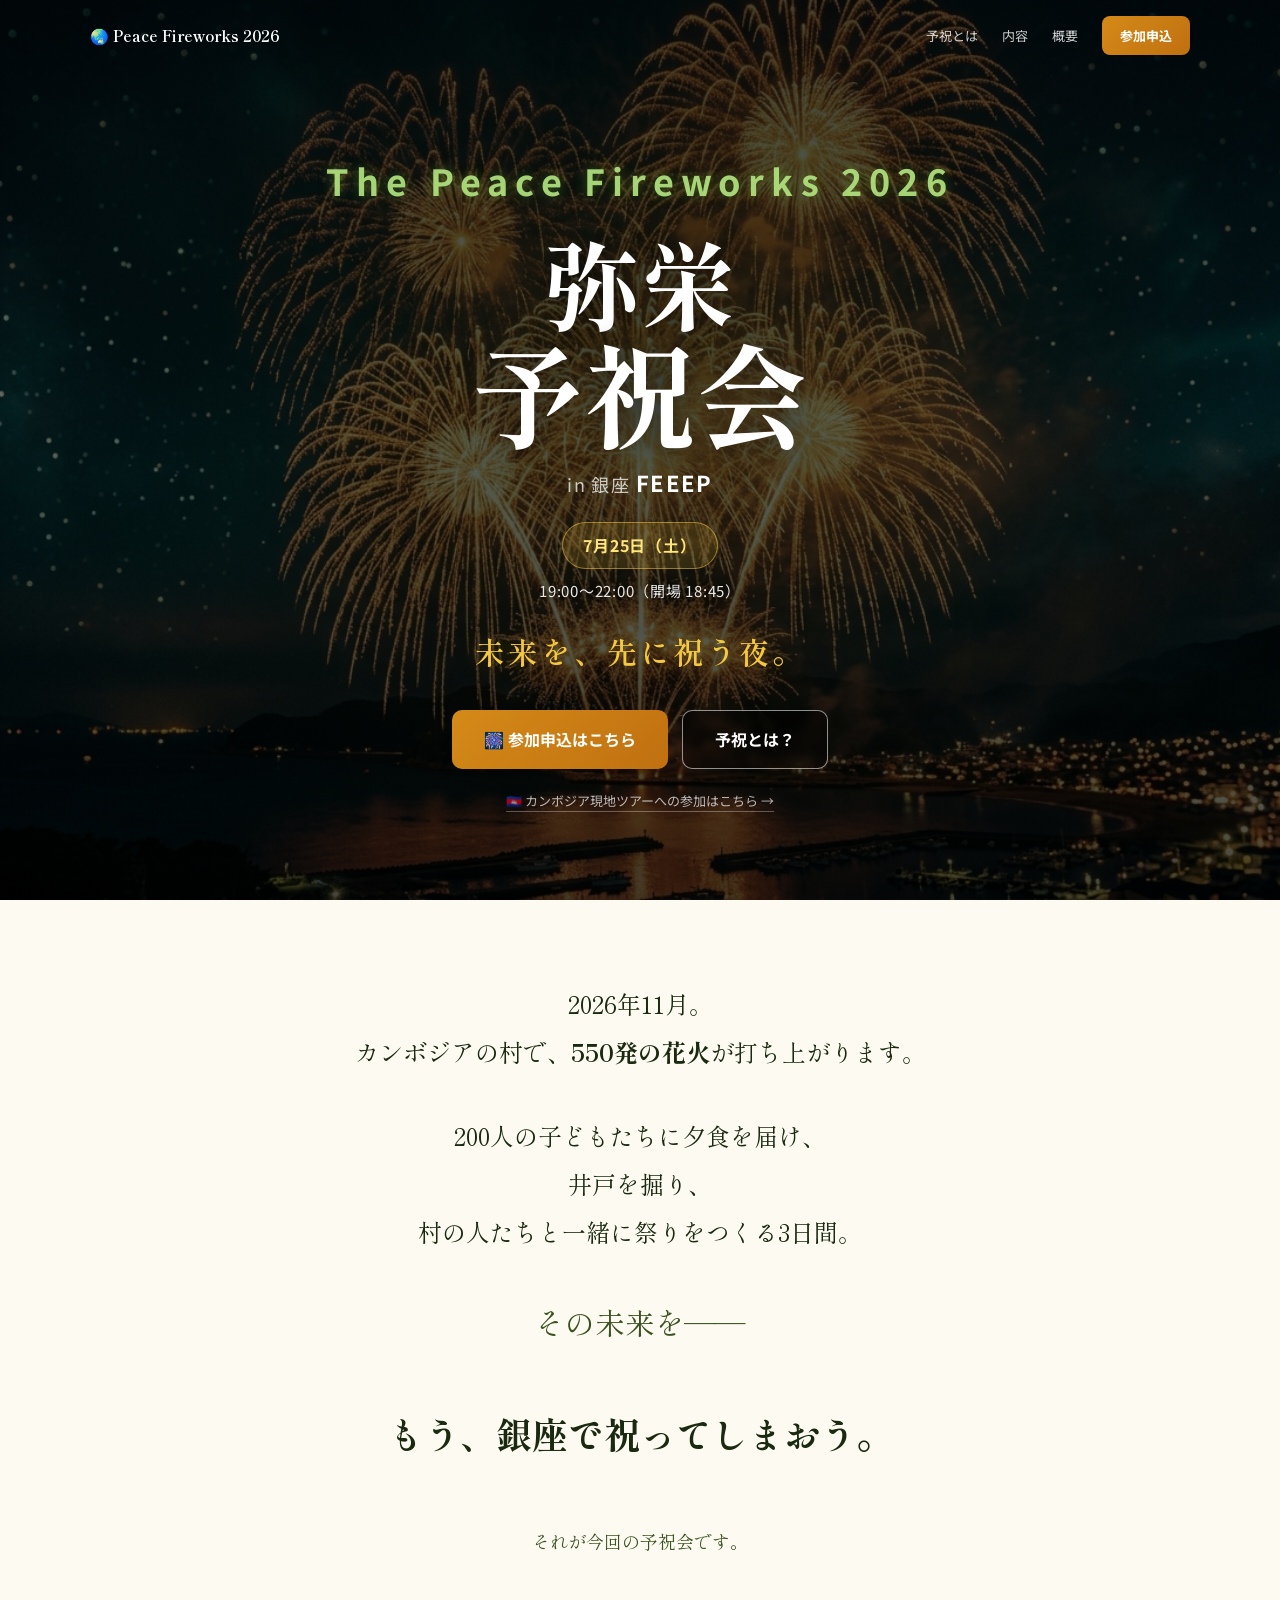
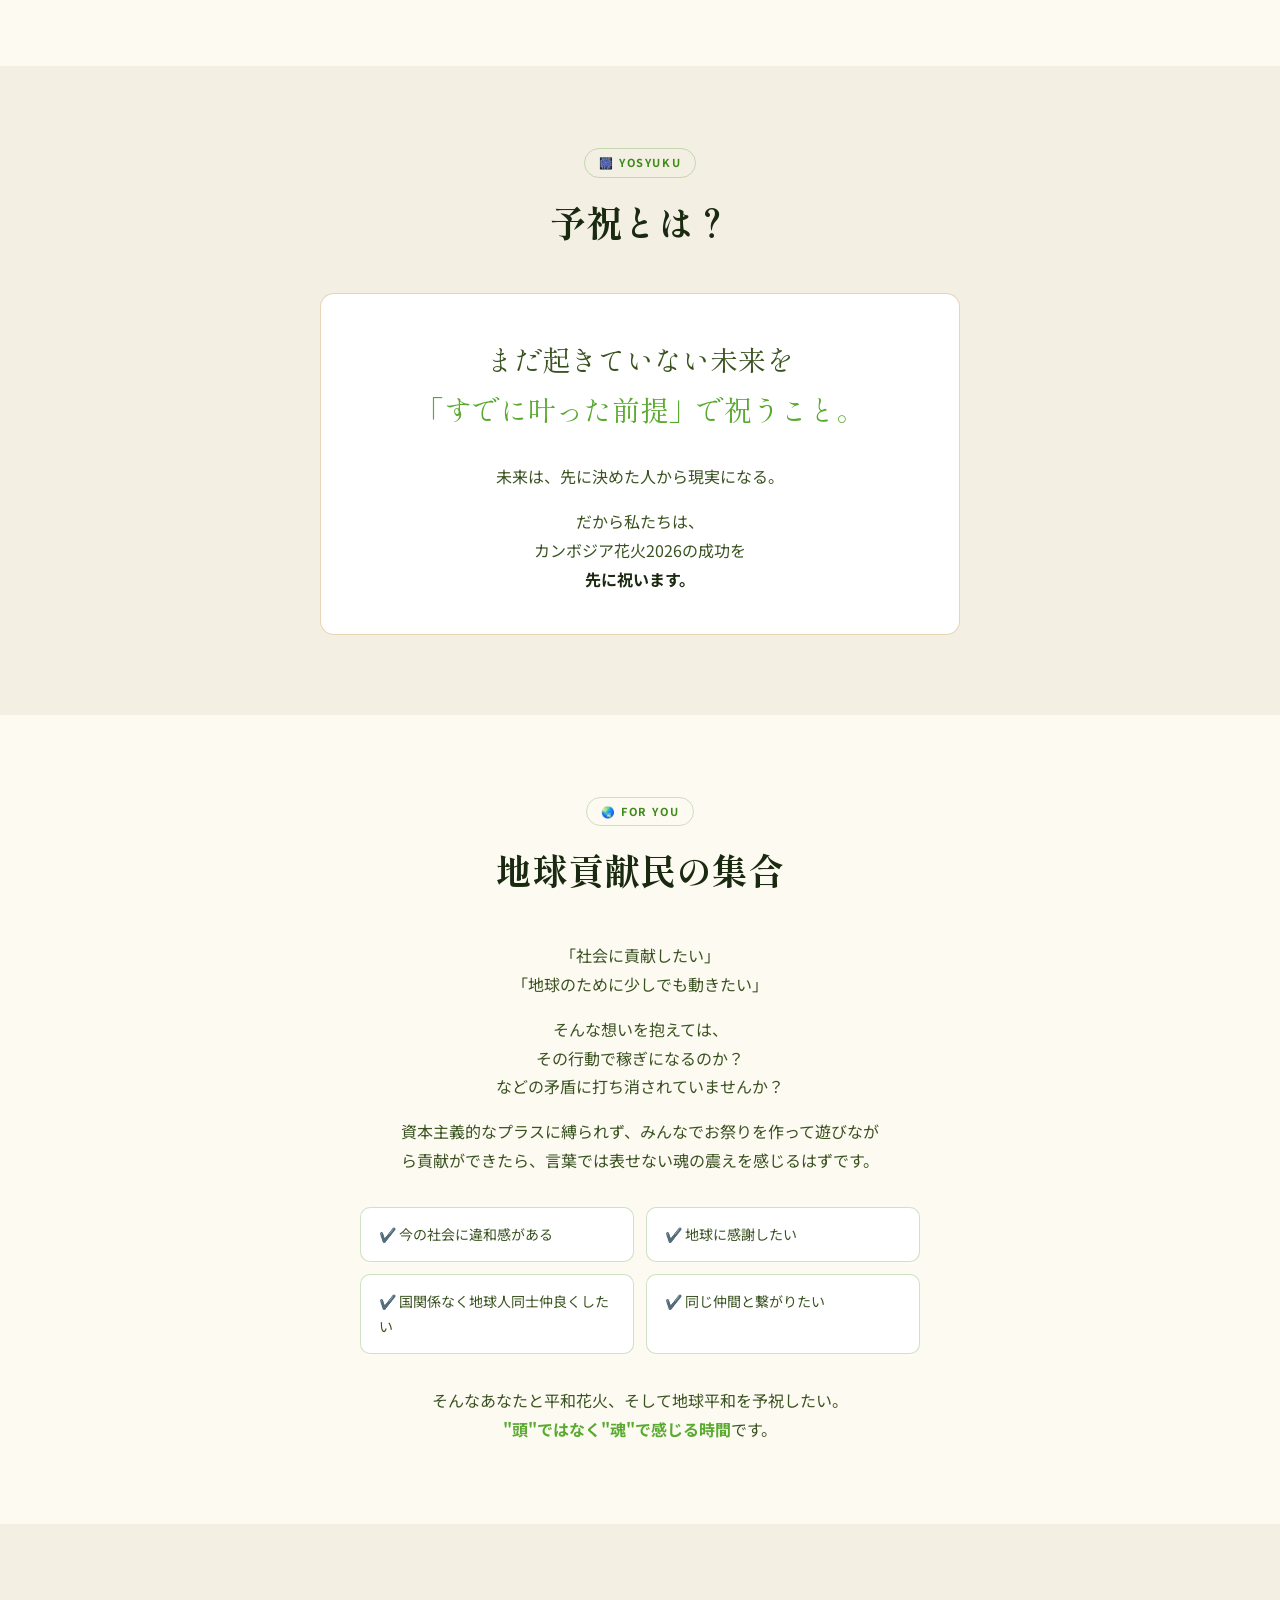
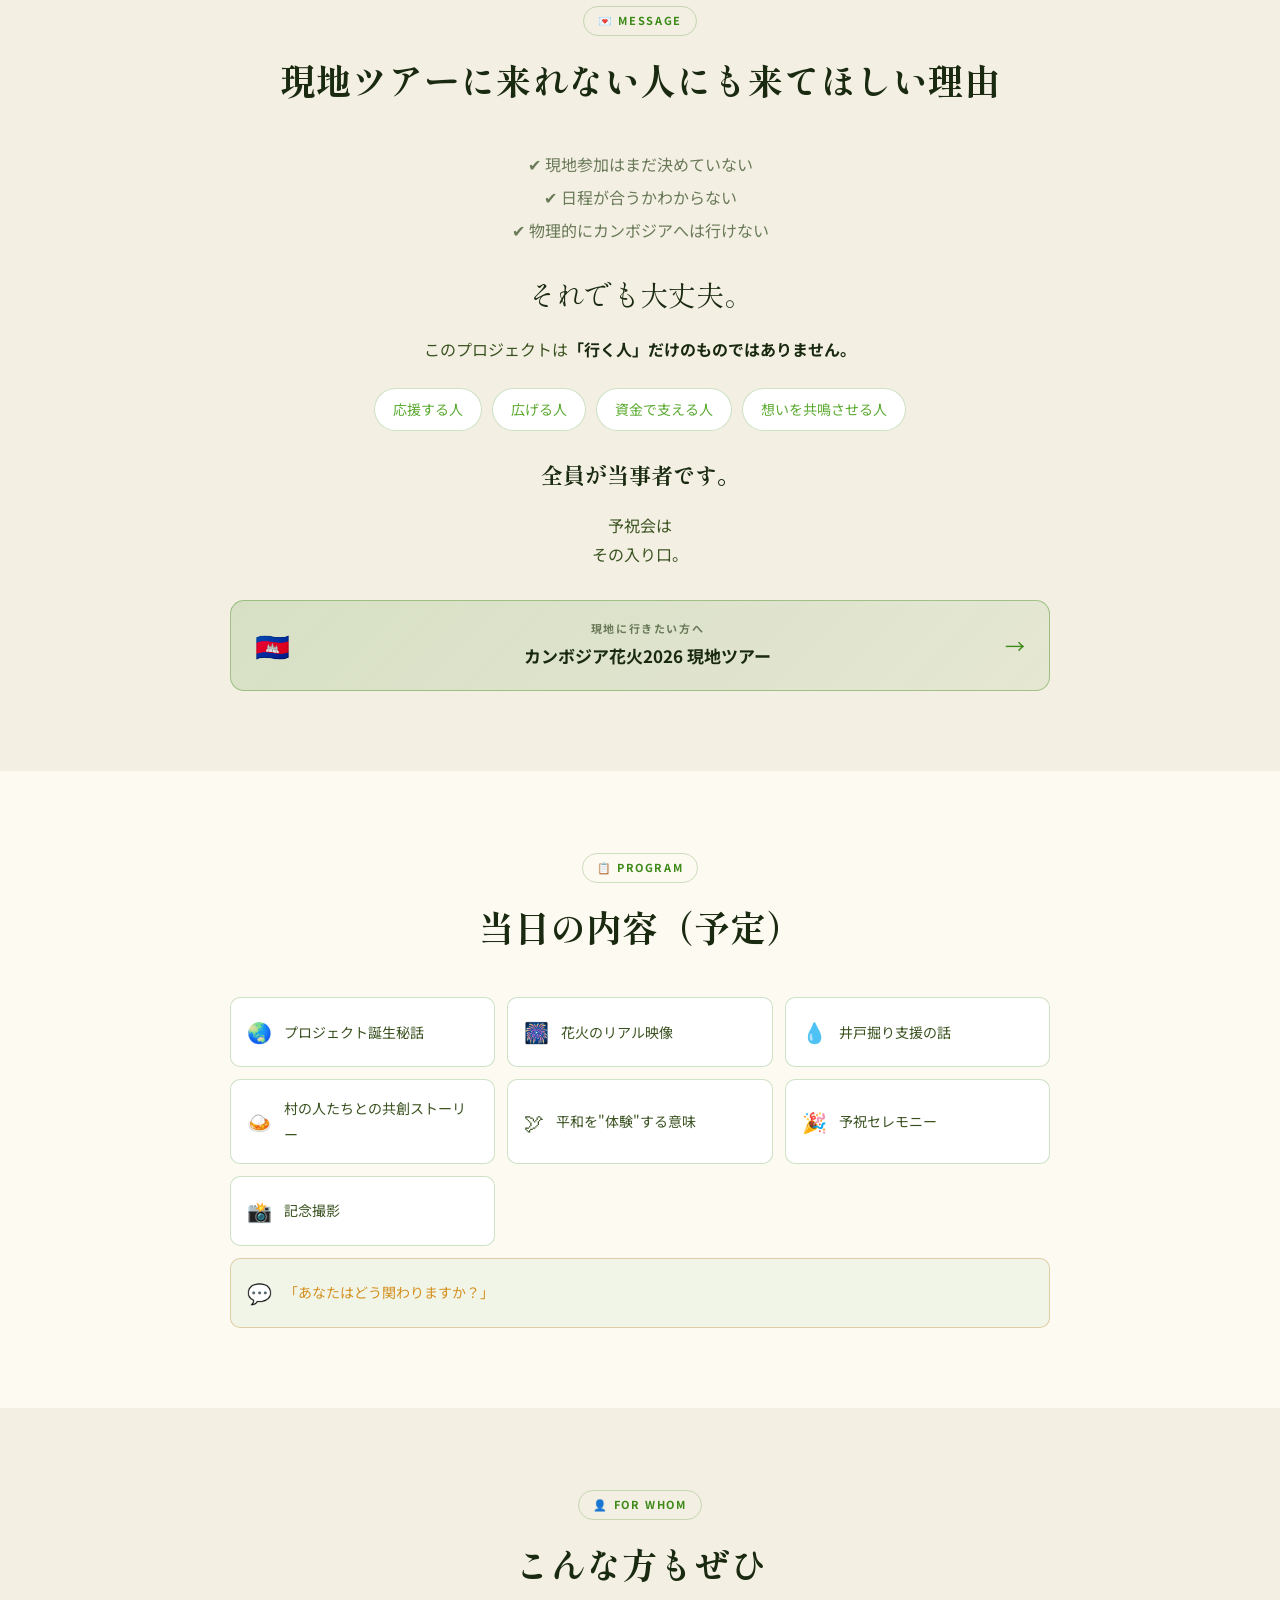
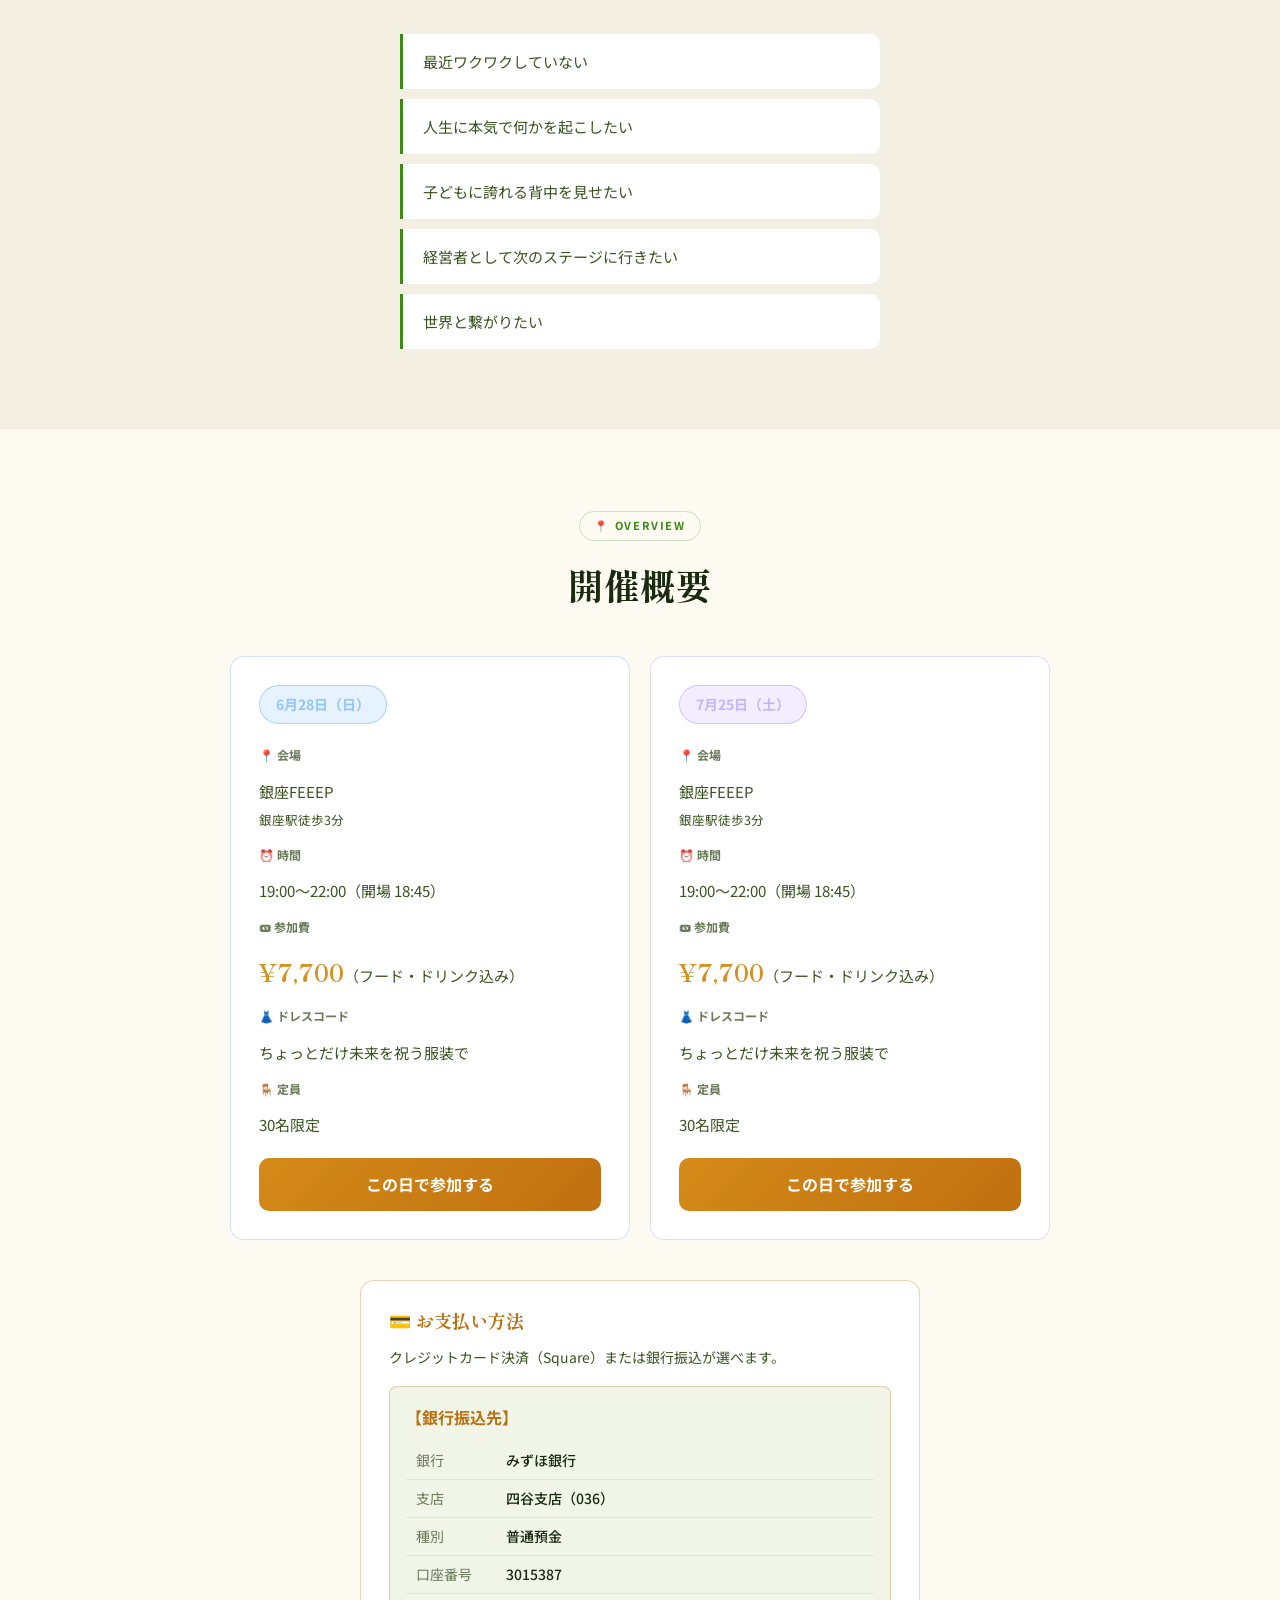
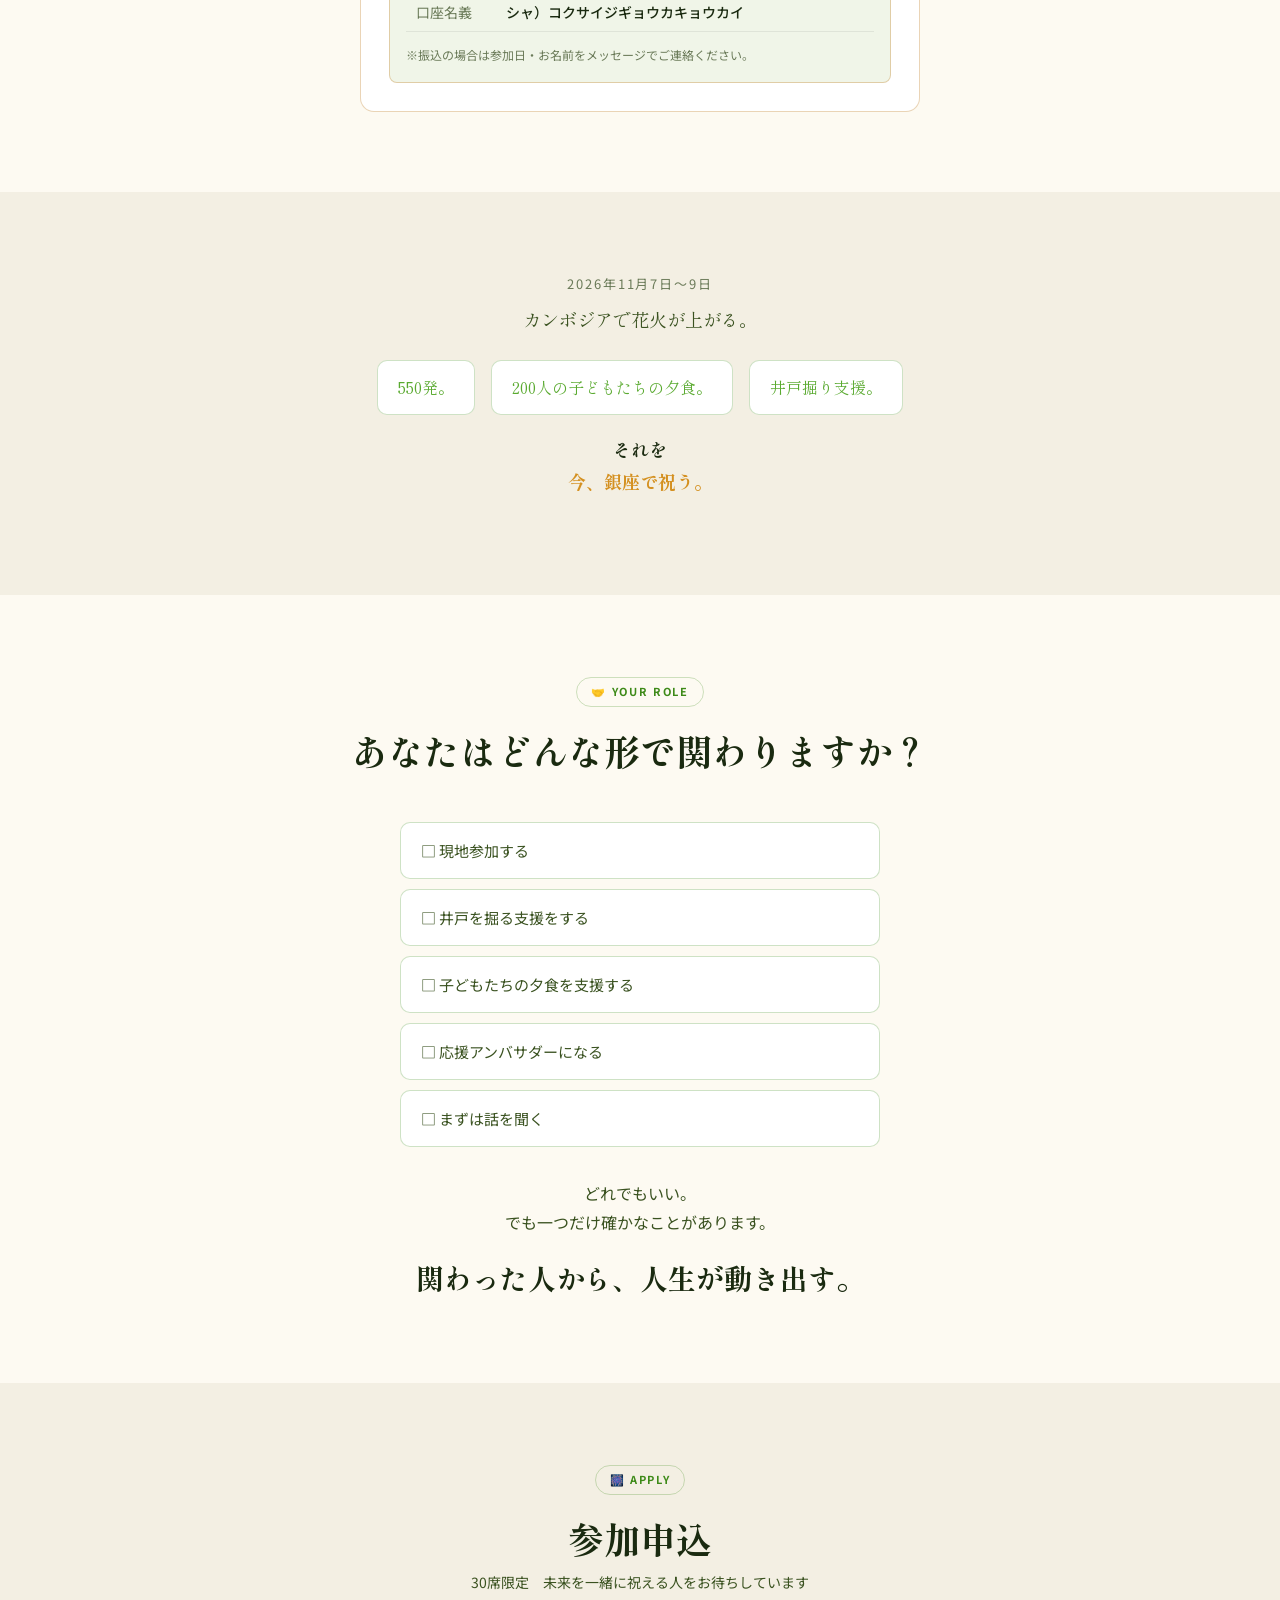
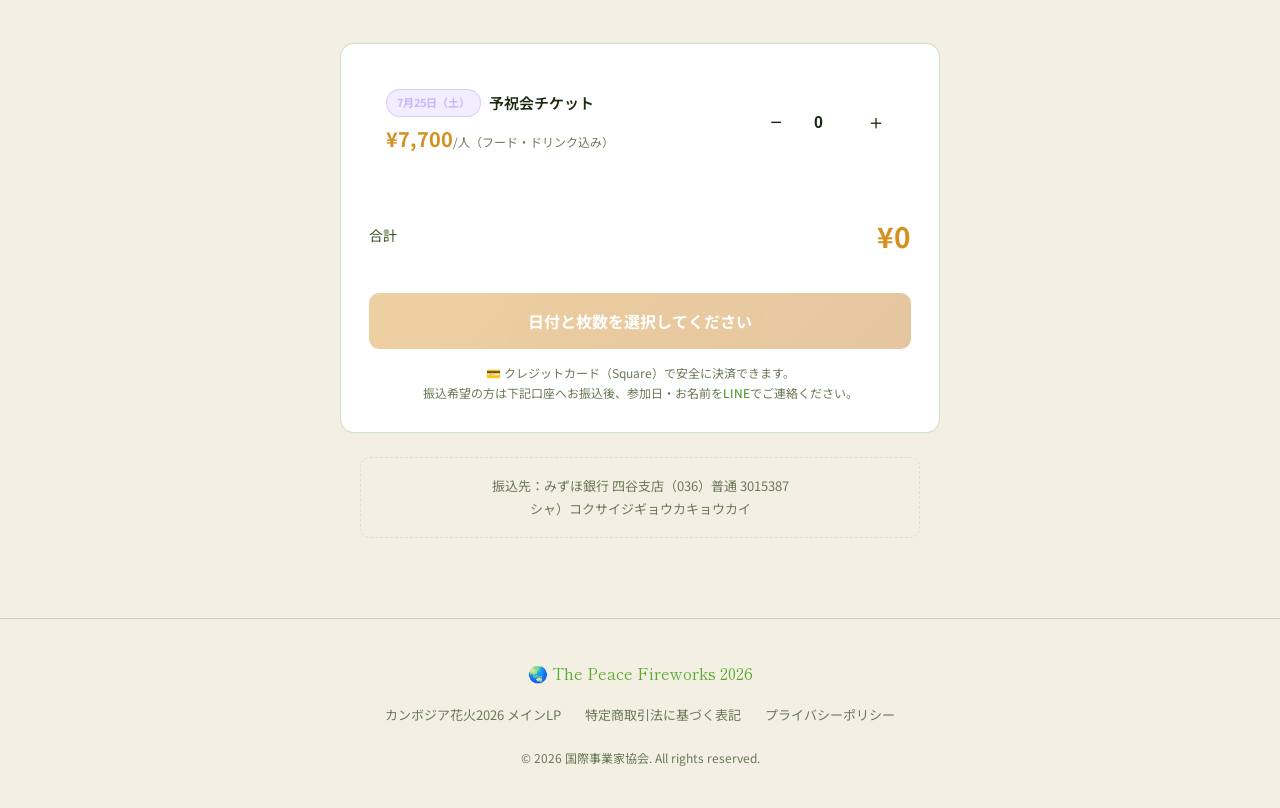
<file: yosyuku/index.html>
<!doctype html>
<html lang="ja">
<head>
<meta charset="utf-8">
<meta name="viewport" content="width=device-width,initial-scale=1">
<title>The Peace Fireworks 2026 弥栄予祝会 in 銀座FEEEP</title>
<meta name="description" content="カンボジアの花火大会成功を、銀座で先に祝う夜。2026年6月28日・7月25日、銀座FEEEPにて。">
<meta property="og:title" content="弥栄予祝会 in 銀座FEEEP — The Peace Fireworks 2026">
<meta property="og:description" content="未来を、先に祝う夜。6月28日・7月25日、銀座FEEEP。">
<meta property="og:image" content="https://hanabi2026.agsymphony.net/yosyuku/assets/hero.jpg">
<meta property="og:type" content="website">
<meta name="robots" content="index,follow">
<link rel="preconnect" href="https://fonts.googleapis.com">
<link rel="preconnect" href="https://fonts.gstatic.com" crossorigin>
<link href="https://fonts.googleapis.com/css2?family=Noto+Sans+JP:wght@400;500;700&family=Shippori+Mincho:wght@400;600;700;800&display=swap" rel="stylesheet">
<link rel="stylesheet" href="style.css">
</head>
<body>

<!-- ヘッダー -->
<header class="header" id="header">
  <div class="header__inner">
    <a href="#hero" class="header__logo">🌏 Peace Fireworks 2026</a>
    <nav class="header__nav">
      <a href="#about">予祝とは</a>
      <a href="#program">内容</a>
      <a href="#overview">概要</a>
      <a href="#apply" class="header__cta">参加申込</a>
    </nav>
  </div>
</header>

<!-- ヒーロー -->
<section class="hero" id="hero">
  <div class="hero__bg">
    <img src="assets/hero.jpg" alt="銀座FEEEP 予祝会イメージ" class="hero__img" onerror="this.style.display='none'">
    <div class="hero__overlay"></div>
    <!-- 電球パーティクル -->
    <div class="lights" aria-hidden="true">
      <span class="light"></span><span class="light"></span><span class="light"></span>
      <span class="light"></span><span class="light"></span><span class="light"></span>
      <span class="light"></span><span class="light"></span><span class="light"></span>
      <span class="light"></span><span class="light"></span><span class="light"></span>
    </div>
  </div>
  <div class="hero__content">
    <p class="hero__eyebrow reveal">The Peace Fireworks 2026</p>
    <h1 class="hero__title reveal">
      <span>弥栄</span><span class="hero__title-jp">予祝会</span>
    </h1>
    <p class="hero__venue reveal">in 銀座 <strong>FEEEP</strong></p>
    <div class="hero__dates reveal">
      <span class="hero__date hero__date--0628">6月28日（日）</span>
      <span class="hero__date-sep">／</span>
      <span class="hero__date hero__date--0725">7月25日（土）</span>
    </div>
    <p class="hero__time reveal" id="event-time">19:00〜22:00（開場 18:45）</p>
    <p class="hero__tagline reveal">未来を、先に祝う夜。</p>
    <div class="hero__actions reveal">
      <a href="#apply" class="btn btn--primary btn--lg">🎆 参加申込はこちら</a>
      <a href="#about" class="btn btn--ghost btn--lg">予祝とは？</a>
    </div>
    <p class="hero__tour-link reveal">
      <a href="https://hanabi2026.agsymphony.net/" target="_blank" rel="noopener">
        🇰🇭 カンボジア現地ツアーへの参加はこちら →
      </a>
    </p>
  </div>
</section>

<!-- リード -->
<section class="lead section" id="lead">
  <div class="container">
    <div class="lead__body reveal">
      <p>2026年11月。<br>カンボジアの村で、<strong>550発の花火</strong>が打ち上がります。</p>
      <p>200人の子どもたちに夕食を届け、<br>井戸を掘り、<br>村の人たちと一緒に祭りをつくる3日間。</p>
      <p class="lead__big">その未来を――</p>
      <p class="lead__accent"><strong>もう、銀座で祝ってしまおう。</strong></p>
      <p class="lead__sub">それが今回の予祝会です。</p>
    </div>
  </div>
</section>

<!-- 予祝とは -->
<section class="about section section--alt" id="about">
  <div class="container">
    <div class="section-head reveal">
      <span class="section-tag">🎆 YOSYUKU</span>
      <h2>予祝とは？</h2>
    </div>
    <div class="about__card reveal">
      <p class="about__def">まだ起きていない未来を<br><em>「すでに叶った前提」で祝うこと。</em></p>
      <p>未来は、先に決めた人から現実になる。</p>
      <p>だから私たちは、<br>カンボジア花火2026の成功を<br><strong>先に祝います。</strong></p>
    </div>
  </div>
</section>

<!-- 地球貢献民の集合 -->
<section class="earth section" id="earth">
  <div class="container">
    <div class="section-head reveal">
      <span class="section-tag">🌏 FOR YOU</span>
      <h2>地球貢献民の集合</h2>
    </div>
    <div class="earth__body reveal">
      <p>「社会に貢献したい」<br>「地球のために少しでも動きたい」</p>
      <p>そんな想いを抱えては、<br>その行動で稼ぎになるのか？<br>などの矛盾に打ち消されていませんか？</p>
      <p>資本主義的なプラスに縛られず、みんなでお祭りを作って遊びながら貢献ができたら、言葉では表せない魂の震えを感じるはずです。</p>
    </div>
    <div class="checklist reveal">
      <div class="checklist__item">✔️ 今の社会に違和感がある</div>
      <div class="checklist__item">✔️ 地球に感謝したい</div>
      <div class="checklist__item">✔️ 国関係なく地球人同士仲良くしたい</div>
      <div class="checklist__item">✔️ 同じ仲間と繋がりたい</div>
    </div>
    <p class="earth__close reveal">そんなあなたと平和花火、そして地球平和を予祝したい。<br><strong>"頭"ではなく"魂"で感じる時間</strong>です。</p>
  </div>
</section>

<!-- 現地に行けない人へ -->
<section class="remote section section--alt" id="remote">
  <div class="container">
    <div class="section-head reveal">
      <span class="section-tag">💌 MESSAGE</span>
      <h2>現地ツアーに来れない人にも来てほしい理由</h2>
    </div>
    <div class="remote__checks reveal">
      <p>✔ 現地参加はまだ決めていない</p>
      <p>✔ 日程が合うかわからない</p>
      <p>✔ 物理的にカンボジアへは行けない</p>
    </div>
    <div class="remote__body reveal">
      <p class="remote__ok">それでも大丈夫。</p>
      <p>このプロジェクトは<strong>「行く人」だけのものではありません。</strong></p>
      <div class="roles reveal">
        <span>応援する人</span>
        <span>広げる人</span>
        <span>資金で支える人</span>
        <span>想いを共鳴させる人</span>
      </div>
      <p class="remote__all">全員が当事者です。</p>
      <p>予祝会は<br>その入り口。</p>
      <a href="https://hanabi2026.agsymphony.net/" target="_blank" rel="noopener" class="tour-banner reveal">
        <span class="tour-banner__flag">🇰🇭</span>
        <span class="tour-banner__body">
          <span class="tour-banner__label">現地に行きたい方へ</span>
          <span class="tour-banner__title">カンボジア花火2026 現地ツアー</span>
        </span>
        <span class="tour-banner__arrow">→</span>
      </a>
    </div>
  </div>
</section>

<!-- 当日の内容 -->
<section class="program section" id="program">
  <div class="container">
    <div class="section-head reveal">
      <span class="section-tag">📋 PROGRAM</span>
      <h2>当日の内容（予定）</h2>
    </div>
    <div class="program__grid reveal">
      <div class="program__item"><span class="program__icon">🌏</span><span>プロジェクト誕生秘話</span></div>
      <div class="program__item"><span class="program__icon">🎆</span><span>花火のリアル映像</span></div>
      <div class="program__item"><span class="program__icon">💧</span><span>井戸掘り支援の話</span></div>
      <div class="program__item"><span class="program__icon">🍛</span><span>村の人たちとの共創ストーリー</span></div>
      <div class="program__item"><span class="program__icon">🕊</span><span>平和を"体験"する意味</span></div>
      <div class="program__item"><span class="program__icon">🎉</span><span>予祝セレモニー</span></div>
      <div class="program__item"><span class="program__icon">📸</span><span>記念撮影</span></div>
      <div class="program__item program__item--last"><span class="program__icon">💬</span><span>「あなたはどう関わりますか？」</span></div>
    </div>
  </div>
</section>

<!-- こんな方も -->
<section class="audience section section--alt" id="audience">
  <div class="container">
    <div class="section-head reveal">
      <span class="section-tag">👤 FOR WHOM</span>
      <h2>こんな方もぜひ</h2>
    </div>
    <div class="audience__list reveal">
      <div class="audience__item">最近ワクワクしていない</div>
      <div class="audience__item">人生に本気で何かを起こしたい</div>
      <div class="audience__item">子どもに誇れる背中を見せたい</div>
      <div class="audience__item">経営者として次のステージに行きたい</div>
      <div class="audience__item">世界と繋がりたい</div>
    </div>
  </div>
</section>

<!-- 開催概要 -->
<section class="overview section" id="overview">
  <div class="container">
    <div class="section-head reveal">
      <span class="section-tag">📍 OVERVIEW</span>
      <h2>開催概要</h2>
    </div>
    <div class="overview__grid">
      <!-- 6/28 -->
      <div class="overview__card reveal overview__card--0628">
        <div class="overview__date-badge">6月28日（日）</div>
        <dl>
          <dt>📍 会場</dt><dd>銀座FEEEP<br><small>銀座駅徒歩3分</small></dd>
          <dt>⏰ 時間</dt><dd id="time-0628">19:00〜22:00（開場 18:45）</dd>
          <dt>🎟 参加費</dt><dd><strong class="price">¥7,700</strong>（フード・ドリンク込み）</dd>
          <dt>👗 ドレスコード</dt><dd>ちょっとだけ未来を祝う服装で</dd>
          <dt>🪑 定員</dt><dd>30名限定</dd>
        </dl>
        <a href="#apply" class="btn btn--primary btn--date">この日で参加する</a>
      </div>
      <!-- 7/25 -->
      <div class="overview__card reveal overview__card--0725">
        <div class="overview__date-badge">7月25日（土）</div>
        <dl>
          <dt>📍 会場</dt><dd>銀座FEEEP<br><small>銀座駅徒歩3分</small></dd>
          <dt>⏰ 時間</dt><dd id="time-0725">19:00〜22:00（開場 18:45）</dd>
          <dt>🎟 参加費</dt><dd><strong class="price">¥7,700</strong>（フード・ドリンク込み）</dd>
          <dt>👗 ドレスコード</dt><dd>ちょっとだけ未来を祝う服装で</dd>
          <dt>🪑 定員</dt><dd>30名限定</dd>
        </dl>
        <a href="#apply" class="btn btn--primary btn--date">この日で参加する</a>
      </div>
    </div>
    <!-- 銀行振込情報 -->
    <div class="bank-transfer reveal">
      <h3>💳 お支払い方法</h3>
      <p>クレジットカード決済（Square）または銀行振込が選べます。</p>
      <div class="bank-transfer__box">
        <p class="bank-transfer__label">【銀行振込先】</p>
        <table class="bank-transfer__table">
          <tr><td>銀行</td><td>みずほ銀行</td></tr>
          <tr><td>支店</td><td>四谷支店（036）</td></tr>
          <tr><td>種別</td><td>普通預金</td></tr>
          <tr><td>口座番号</td><td>3015387</td></tr>
          <tr><td>口座名義</td><td>シャ）コクサイジギョウカキョウカイ</td></tr>
        </table>
        <p class="bank-transfer__note">※振込の場合は参加日・お名前をメッセージでご連絡ください。</p>
      </div>
    </div>
  </div>
</section>

<!-- ビジョン -->
<section class="vision section section--alt" id="vision">
  <div class="container">
    <div class="vision__body reveal">
      <p class="vision__year">2026年11月7日〜9日</p>
      <p>カンボジアで花火が上がる。</p>
      <p class="vision__nums">
        <span>550発。</span>
        <span>200人の子どもたちの夕食。</span>
        <span>井戸掘り支援。</span>
      </p>
      <p class="vision__accent">それを<br><strong>今、銀座で祝う。</strong></p>
    </div>
  </div>
</section>

<!-- 関わり方 -->
<section class="involve section" id="involve">
  <div class="container">
    <div class="section-head reveal">
      <span class="section-tag">🤝 YOUR ROLE</span>
      <h2>あなたはどんな形で関わりますか？</h2>
    </div>
    <div class="involve__list reveal">
      <div class="involve__item">□ 現地参加する</div>
      <div class="involve__item">□ 井戸を掘る支援をする</div>
      <div class="involve__item">□ 子どもたちの夕食を支援する</div>
      <div class="involve__item">□ 応援アンバサダーになる</div>
      <div class="involve__item">□ まずは話を聞く</div>
    </div>
    <p class="involve__close reveal">どれでもいい。<br>でも一つだけ確かなことがあります。</p>
    <p class="involve__final reveal"><strong>関わった人から、人生が動き出す。</strong></p>
  </div>
</section>

<!-- 申込セクション -->
<section class="apply section section--alt" id="apply">
  <div class="container">
    <div class="section-head reveal">
      <span class="section-tag">🎆 APPLY</span>
      <h2>参加申込</h2>
      <p class="apply__sub">30席限定　未来を一緒に祝える人をお待ちしています</p>
    </div>

    <!-- カート -->
    <div class="cart reveal">
      <div class="cart__tickets">
        <!-- 6/28 チケット -->
        <div class="cart__row" data-ticket="0628">
          <div class="cart__info">
            <div class="cart__name">
              <span class="cart__badge cart__badge--0628">6月28日（日）</span>
              予祝会チケット
            </div>
            <div class="cart__price">¥7,700<small>/人（フード・ドリンク込み）</small></div>
          </div>
          <div class="cart__qty">
            <button type="button" class="cart__qty-btn" data-qty-minus aria-label="減らす">−</button>
            <input type="number" class="cart__qty-input" value="0" min="0" max="20" readonly>
            <button type="button" class="cart__qty-btn" data-qty-plus aria-label="増やす">＋</button>
          </div>
        </div>
        <!-- 7/25 チケット -->
        <div class="cart__row" data-ticket="0725">
          <div class="cart__info">
            <div class="cart__name">
              <span class="cart__badge cart__badge--0725">7月25日（土）</span>
              予祝会チケット
            </div>
            <div class="cart__price">¥7,700<small>/人（フード・ドリンク込み）</small></div>
          </div>
          <div class="cart__qty">
            <button type="button" class="cart__qty-btn" data-qty-minus aria-label="減らす">−</button>
            <input type="number" class="cart__qty-input" value="0" min="0" max="20" readonly>
            <button type="button" class="cart__qty-btn" data-qty-plus aria-label="増やす">＋</button>
          </div>
        </div>
      </div>

      <div class="cart__summary">
        <span class="cart__total-label">合計</span>
        <span class="cart__total">¥<span id="cart-total">0</span></span>
      </div>

      <div id="cart-error" class="cart__error" hidden></div>

      <button type="button" class="btn btn--primary btn--full" id="cart-submit" disabled>
        <span id="cart-submit-text">日付と枚数を選択してください</span>
      </button>

      <p class="cart__note">
        💳 クレジットカード（Square）で安全に決済できます。<br>
        振込希望の方は下記口座へお振込後、参加日・お名前を<a href="https://line.me/ti/g/ea9AdppvxE" target="_blank" rel="noopener">LINE</a>でご連絡ください。
      </p>
    </div>

    <!-- 銀行振込リマインダー（申込下） -->
    <div class="bank-reminder reveal">
      <p>振込先：みずほ銀行 四谷支店（036）普通 3015387<br>シャ）コクサイジギョウカキョウカイ</p>
    </div>
  </div>
</section>

<!-- フッター -->
<footer class="footer">
  <div class="container">
    <p class="footer__title">🌏 The Peace Fireworks 2026</p>
    <div class="footer__links">
      <a href="https://hanabi2026.agsymphony.net/" target="_blank">カンボジア花火2026 メインLP</a>
      <a href="https://heiwa-matsuri.net/aboutus/" target="_blank" rel="noopener">特定商取引法に基づく表記</a>
      <a href="https://hanabi2026.agsymphony.net/privacy.html" target="_blank">プライバシーポリシー</a>
    </div>
    <p class="footer__copy">© 2026 国際事業家協会. All rights reserved.</p>
  </div>
</footer>

<script src="script.js"></script>
</body>
</html>
</file>
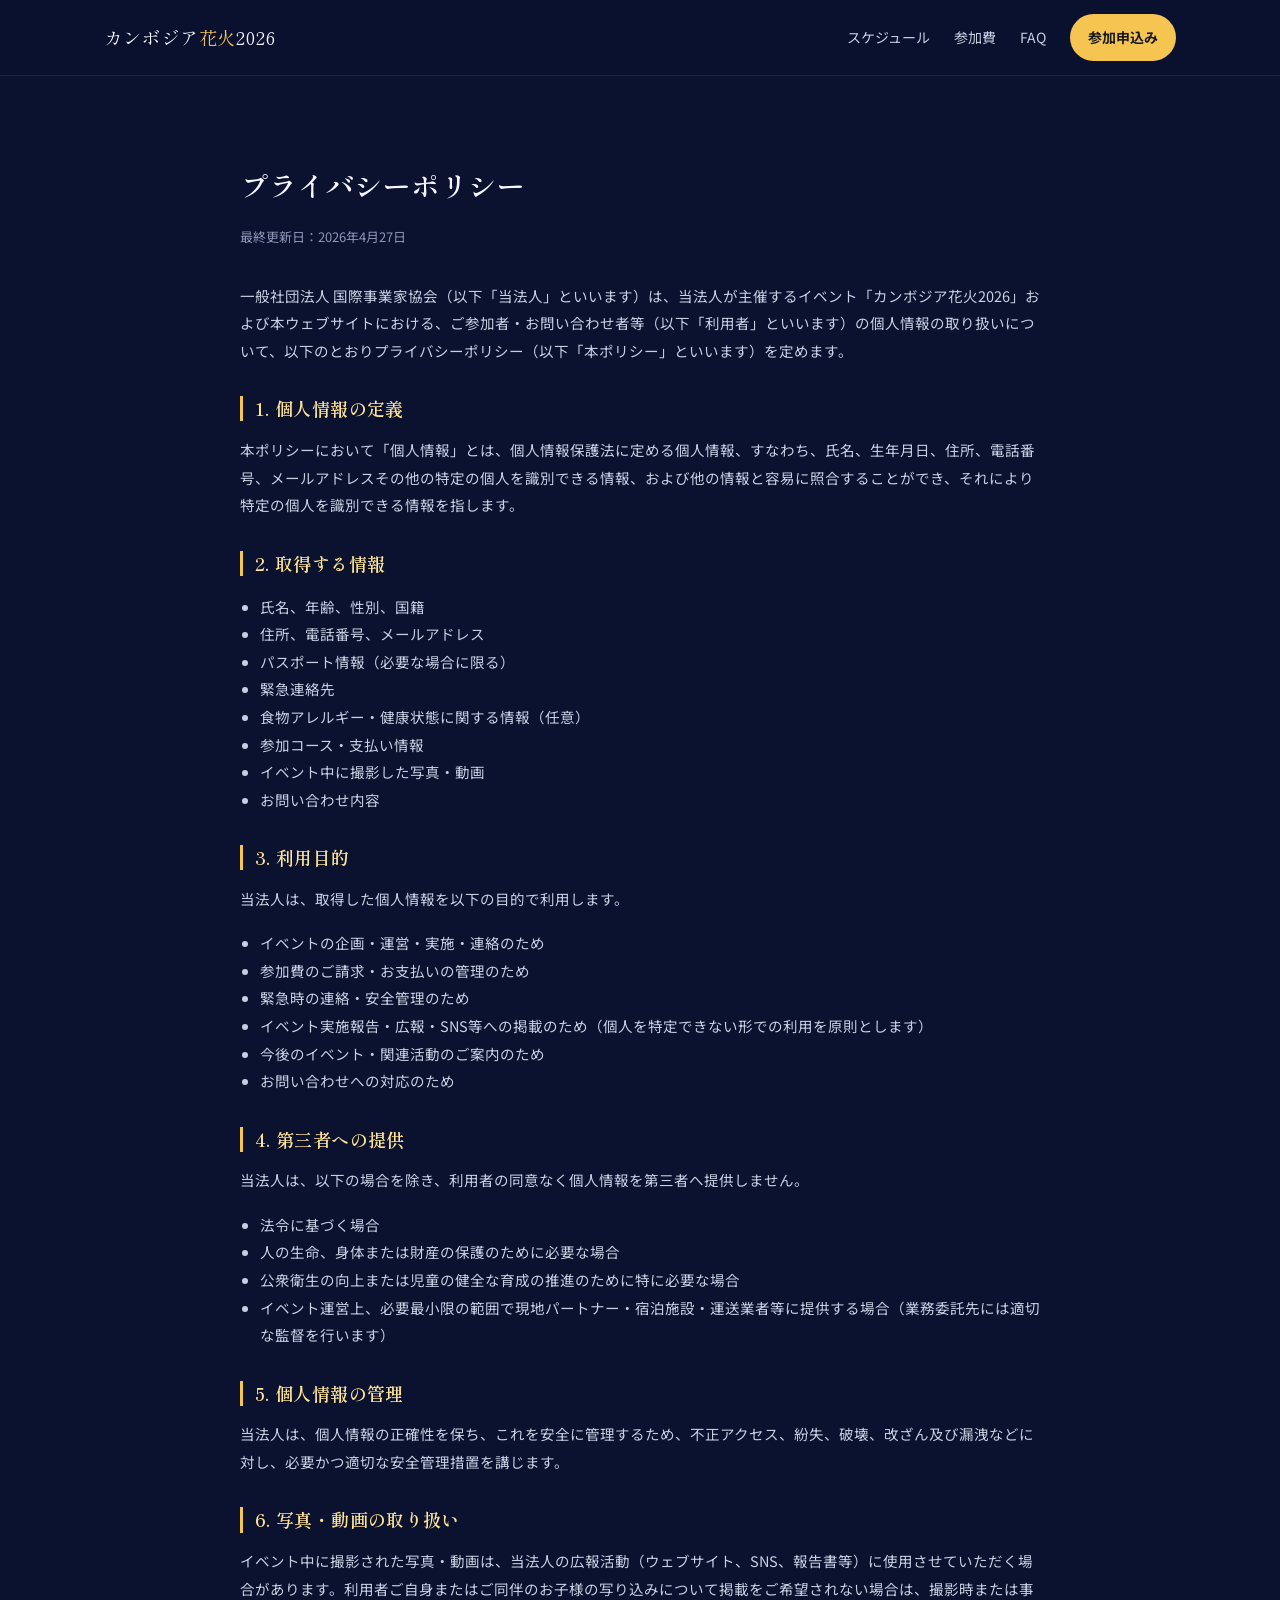
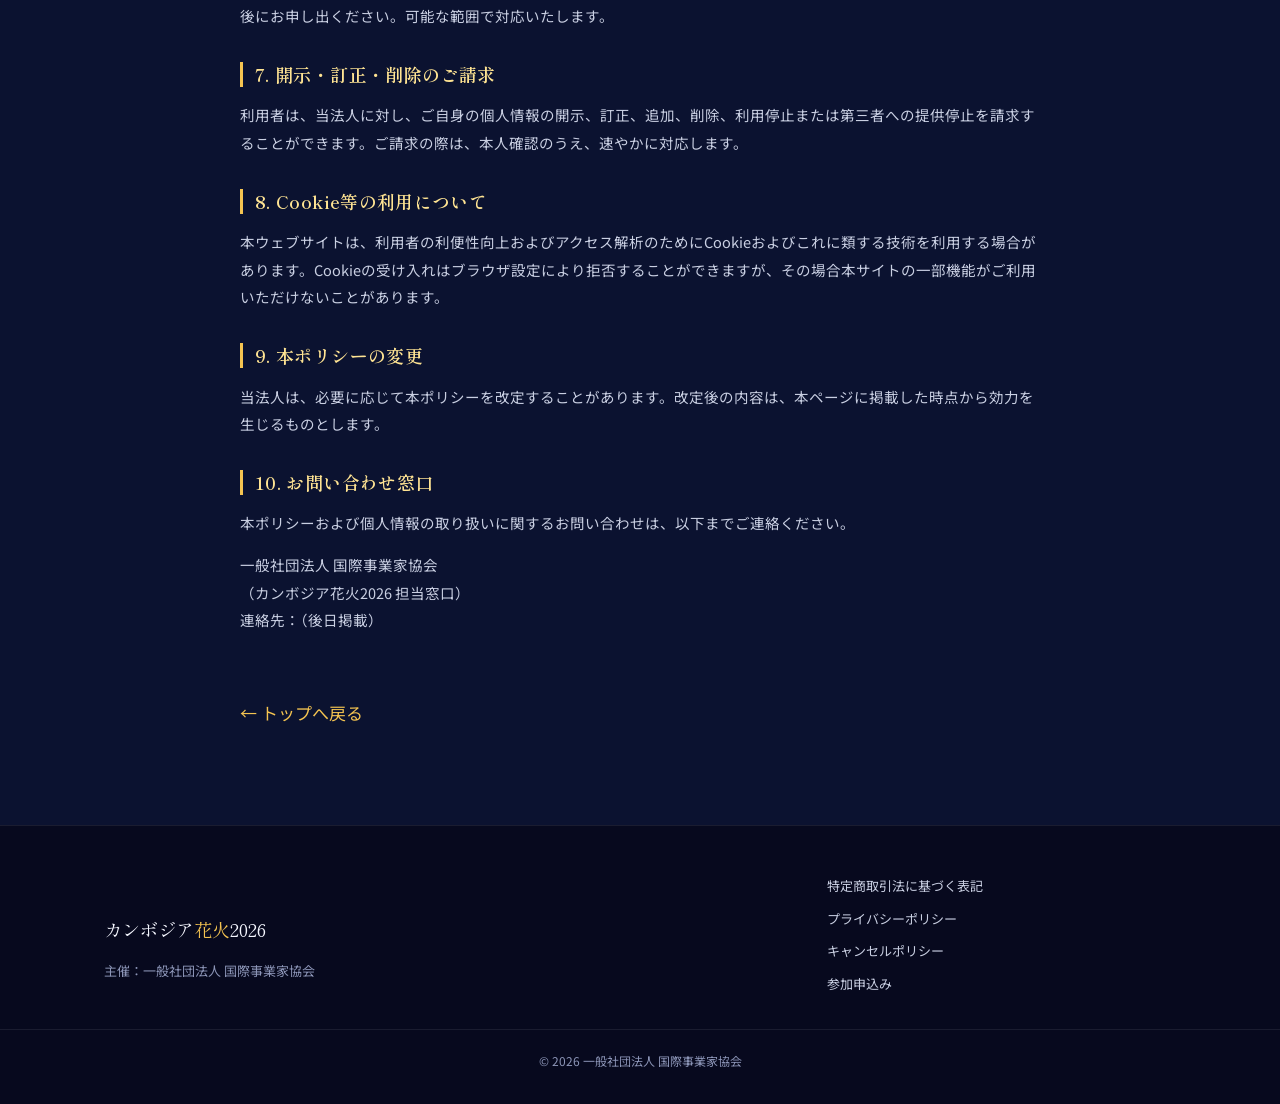
<file: privacy.html>
<!doctype html>
<html lang="ja">
<head>
  <meta charset="UTF-8" />
  <meta name="viewport" content="width=device-width, initial-scale=1" />
  <title>プライバシーポリシー｜カンボジア花火2026</title>
  <meta name="description" content="カンボジア花火2026 のプライバシーポリシーです。" />
  <meta name="robots" content="noindex, nofollow" />
  <meta name="googlebot" content="noindex, nofollow" />
  <link rel="canonical" href="https://hanabi2026.agsymphony.net/privacy.html" />
  <link rel="preconnect" href="https://fonts.googleapis.com" />
  <link rel="preconnect" href="https://fonts.gstatic.com" crossorigin />
  <link href="https://fonts.googleapis.com/css2?family=Noto+Sans+JP:wght@400;500;700&family=Shippori+Mincho:wght@500;600;700&display=swap" rel="stylesheet" />
  <link rel="stylesheet" href="style.css" />
</head>
<body>

  <header class="header is-scrolled" id="header">
    <div class="header__inner">
      <a href="index.html" class="header__logo">カンボジア<span>花火</span>2026</a>
      <nav class="header__nav">
        <a href="index.html#schedule">スケジュール</a>
        <a href="index.html#fee">参加費</a>
        <a href="index.html#faq">FAQ</a>
      </nav>
      <a href="index.html#apply" class="header__cta" data-todo="申込みURLを差し替え">参加申込み</a>
    </div>
  </header>

  <main class="container legal">
    <h1>プライバシーポリシー</h1>
    <p class="legal__date">最終更新日：2026年4月27日</p>

    <p>一般社団法人 国際事業家協会（以下「当法人」といいます）は、当法人が主催するイベント「カンボジア花火2026」および本ウェブサイトにおける、ご参加者・お問い合わせ者等（以下「利用者」といいます）の個人情報の取り扱いについて、以下のとおりプライバシーポリシー（以下「本ポリシー」といいます）を定めます。</p>

    <h2>1. 個人情報の定義</h2>
    <p>本ポリシーにおいて「個人情報」とは、個人情報保護法に定める個人情報、すなわち、氏名、生年月日、住所、電話番号、メールアドレスその他の特定の個人を識別できる情報、および他の情報と容易に照合することができ、それにより特定の個人を識別できる情報を指します。</p>

    <h2>2. 取得する情報</h2>
    <ul>
      <li>氏名、年齢、性別、国籍</li>
      <li>住所、電話番号、メールアドレス</li>
      <li>パスポート情報（必要な場合に限る）</li>
      <li>緊急連絡先</li>
      <li>食物アレルギー・健康状態に関する情報（任意）</li>
      <li>参加コース・支払い情報</li>
      <li>イベント中に撮影した写真・動画</li>
      <li>お問い合わせ内容</li>
    </ul>

    <h2>3. 利用目的</h2>
    <p>当法人は、取得した個人情報を以下の目的で利用します。</p>
    <ul>
      <li>イベントの企画・運営・実施・連絡のため</li>
      <li>参加費のご請求・お支払いの管理のため</li>
      <li>緊急時の連絡・安全管理のため</li>
      <li>イベント実施報告・広報・SNS等への掲載のため（個人を特定できない形での利用を原則とします）</li>
      <li>今後のイベント・関連活動のご案内のため</li>
      <li>お問い合わせへの対応のため</li>
    </ul>

    <h2>4. 第三者への提供</h2>
    <p>当法人は、以下の場合を除き、利用者の同意なく個人情報を第三者へ提供しません。</p>
    <ul>
      <li>法令に基づく場合</li>
      <li>人の生命、身体または財産の保護のために必要な場合</li>
      <li>公衆衛生の向上または児童の健全な育成の推進のために特に必要な場合</li>
      <li>イベント運営上、必要最小限の範囲で現地パートナー・宿泊施設・運送業者等に提供する場合（業務委託先には適切な監督を行います）</li>
    </ul>

    <h2>5. 個人情報の管理</h2>
    <p>当法人は、個人情報の正確性を保ち、これを安全に管理するため、不正アクセス、紛失、破壊、改ざん及び漏洩などに対し、必要かつ適切な安全管理措置を講じます。</p>

    <h2>6. 写真・動画の取り扱い</h2>
    <p>イベント中に撮影された写真・動画は、当法人の広報活動（ウェブサイト、SNS、報告書等）に使用させていただく場合があります。利用者ご自身またはご同伴のお子様の写り込みについて掲載をご希望されない場合は、撮影時または事後にお申し出ください。可能な範囲で対応いたします。</p>

    <h2>7. 開示・訂正・削除のご請求</h2>
    <p>利用者は、当法人に対し、ご自身の個人情報の開示、訂正、追加、削除、利用停止または第三者への提供停止を請求することができます。ご請求の際は、本人確認のうえ、速やかに対応します。</p>

    <h2>8. Cookie等の利用について</h2>
    <p>本ウェブサイトは、利用者の利便性向上およびアクセス解析のためにCookieおよびこれに類する技術を利用する場合があります。Cookieの受け入れはブラウザ設定により拒否することができますが、その場合本サイトの一部機能がご利用いただけないことがあります。</p>

    <h2>9. 本ポリシーの変更</h2>
    <p>当法人は、必要に応じて本ポリシーを改定することがあります。改定後の内容は、本ページに掲載した時点から効力を生じるものとします。</p>

    <h2>10. お問い合わせ窓口</h2>
    <p>本ポリシーおよび個人情報の取り扱いに関するお問い合わせは、以下までご連絡ください。</p>
    <p class="muted">
      一般社団法人 国際事業家協会<br />
      （カンボジア花火2026 担当窓口）<br />
      連絡先：（後日掲載）<br />
      <!-- TODO: 連絡先メールアドレス・事業者住所を実値に差し替え -->
    </p>

    <a href="index.html" class="legal__back">← トップへ戻る</a>
  </main>

  <footer class="footer">
    <div class="footer__inner">
      <div>
        <div class="footer__brand">カンボジア<span>花火</span>2026</div>
        <p class="footer__tag">主催：一般社団法人 国際事業家協会</p>
      </div>
      <div class="footer__links">
        <a href="tokushoho.html">特定商取引法に基づく表記</a>
        <a href="privacy.html">プライバシーポリシー</a>
        <a href="index.html#cancel">キャンセルポリシー</a>
        <a href="index.html#apply" data-todo="申込みURLを差し替え">参加申込み</a>
      </div>
    </div>
    <div class="footer__bottom">
      © 2026 一般社団法人 国際事業家協会
    </div>
  </footer>

</body>
</html>
</file>
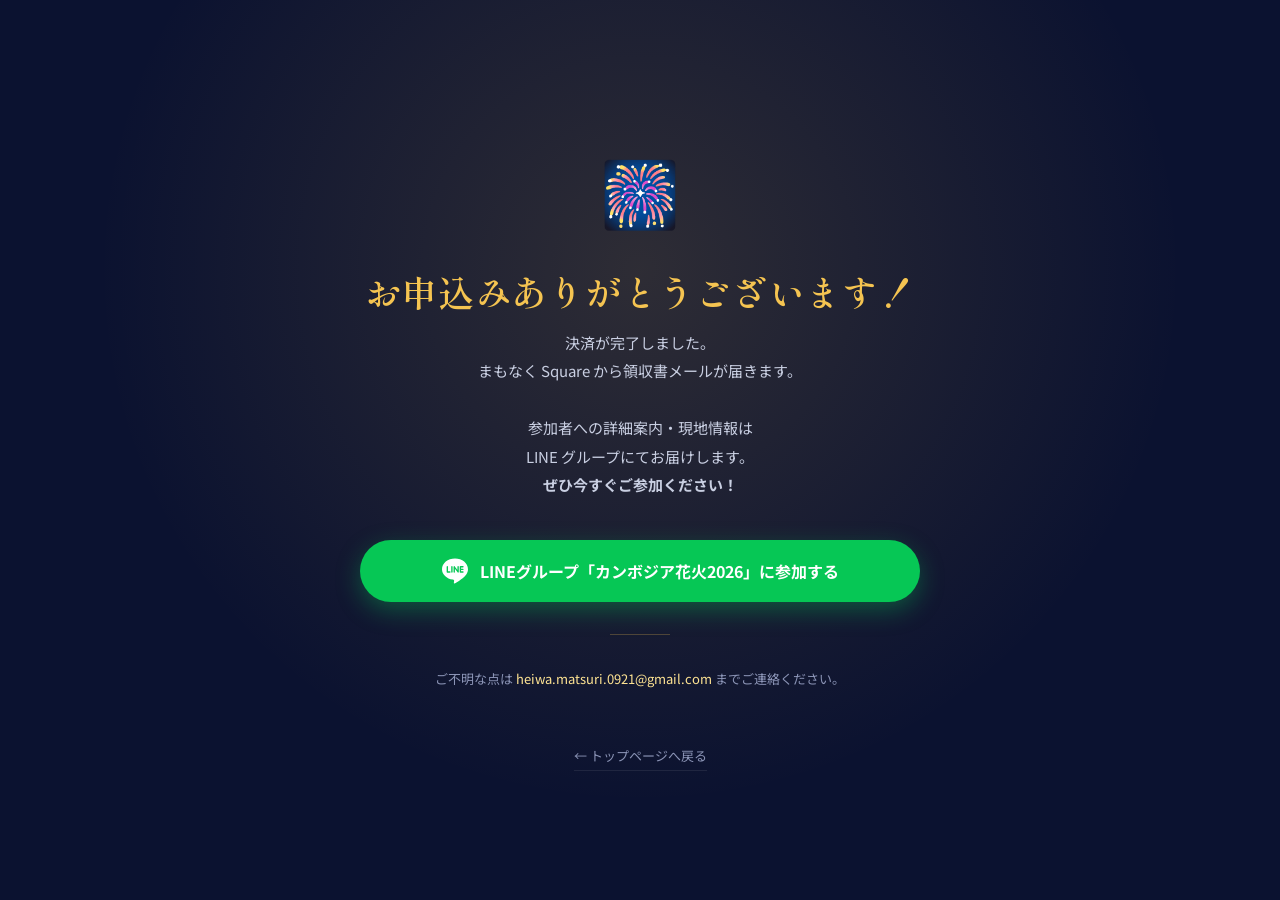
<file: thanks.html>
<!doctype html>
<html lang="ja">
<head>
  <meta charset="UTF-8" />
  <meta name="viewport" content="width=device-width, initial-scale=1" />
  <title>お申込みありがとうございます｜カンボジア花火2026</title>
  <meta name="robots" content="noindex, nofollow" />
  <link rel="preconnect" href="https://fonts.googleapis.com" />
  <link rel="preconnect" href="https://fonts.gstatic.com" crossorigin />
  <link href="https://fonts.googleapis.com/css2?family=Noto+Sans+JP:wght@400;500;700&family=Shippori+Mincho:wght@500;600;700&display=swap" rel="stylesheet" />
  <link rel="stylesheet" href="style.css" />
  <style>
    .thanks {
      min-height: 100vh;
      display: flex;
      align-items: center;
      justify-content: center;
      text-align: center;
      padding: 40px 24px;
      background:
        radial-gradient(ellipse at 50% 30%, rgba(245,196,81,.15) 0%, transparent 60%),
        var(--bg-deep);
    }
    .thanks__box {
      max-width: 560px;
      width: 100%;
    }
    .thanks__icon {
      font-size: 64px;
      margin-bottom: 16px;
      animation: pop .5s ease both;
    }
    @keyframes pop {
      from { transform: scale(0.5); opacity: 0; }
      to   { transform: scale(1);   opacity: 1; }
    }
    .thanks__title {
      font-family: var(--font-serif);
      font-size: clamp(24px, 5vw, 36px);
      color: var(--gold);
      margin: 0 0 12px;
      line-height: 1.4;
    }
    .thanks__lead {
      color: var(--text-sub);
      font-size: 15px;
      line-height: 1.9;
      margin: 0 0 40px;
    }
    /* LINE ボタン */
    .btn-line {
      display: flex;
      align-items: center;
      justify-content: center;
      gap: 12px;
      background: #06C755;
      color: #fff;
      font-size: 16px;
      font-weight: 700;
      padding: 16px 28px;
      border-radius: 999px;
      text-decoration: none;
      transition: opacity .2s, transform .15s;
      box-shadow: 0 8px 24px rgba(6,199,85,.35);
      margin-bottom: 12px;
    }
    .btn-line:hover { opacity: .88; transform: translateY(-2px); color: #fff; }
    .btn-line svg { width: 26px; height: 26px; flex-shrink: 0; }
    .thanks__note {
      font-size: 13px;
      color: var(--text-mute);
      line-height: 1.8;
      margin-top: 20px;
    }
    .thanks__note strong { color: var(--gold-2); }
    .thanks__back {
      display: inline-block;
      margin-top: 40px;
      color: var(--text-mute);
      font-size: 13px;
      border-bottom: 1px solid var(--line);
      padding-bottom: 2px;
    }
    .thanks__back:hover { color: var(--gold); opacity: 1; }
    .divider-line {
      width: 60px; height: 1px;
      background: var(--border);
      margin: 32px auto;
    }
  </style>
</head>
<body>
  <div class="thanks">
    <div class="thanks__box">
      <div class="thanks__icon">🎆</div>
      <h1 class="thanks__title">お申込みありがとうございます！</h1>
      <p class="thanks__lead">
        決済が完了しました。<br />
        まもなく Square から領収書メールが届きます。<br /><br />
        参加者への詳細案内・現地情報は<br />
        LINE グループにてお届けします。<br />
        <strong>ぜひ今すぐご参加ください！</strong>
      </p>

      <a
        href="https://line.me/ti/g/ea9AdppvxE"
        class="btn-line"
        target="_blank"
        rel="noopener"
      >
        <!-- LINE icon -->
        <svg viewBox="0 0 24 24" fill="white" xmlns="http://www.w3.org/2000/svg" aria-hidden="true">
          <path d="M19.365 9.863c.349 0 .63.285.63.631 0 .345-.281.63-.63.63H17.61v1.125h1.755c.349 0 .63.283.63.63 0 .344-.281.629-.63.629h-2.386c-.345 0-.627-.285-.627-.629V8.108c0-.345.282-.63.627-.63h2.386c.349 0 .63.285.63.63 0 .349-.281.63-.63.63H17.61v1.125h1.755zm-3.855 3.016c0 .27-.174.51-.432.596-.064.021-.133.031-.199.031-.211 0-.391-.09-.51-.25l-2.443-3.317v2.94c0 .344-.279.629-.631.629-.346 0-.626-.285-.626-.629V8.108c0-.27.173-.51.43-.595.06-.023.136-.033.194-.033.195 0 .375.104.495.254l2.462 3.33V8.108c0-.345.282-.63.63-.63.345 0 .63.285.63.63v4.771zm-5.741 0c0 .344-.282.629-.631.629-.345 0-.627-.285-.627-.629V8.108c0-.345.282-.63.627-.63.349 0 .631.285.631.63v4.771zm-2.466.629H4.917c-.345 0-.63-.285-.63-.629V8.108c0-.345.285-.63.63-.63.348 0 .63.285.63.63v4.141h1.756c.348 0 .629.283.629.63 0 .344-.281.629-.629.629M24 10.314C24 4.943 18.615.572 12 .572S0 4.943 0 10.314c0 4.811 4.27 8.842 10.035 9.608.391.082.923.258 1.058.59.12.301.079.766.038 1.08l-.164 1.02c-.045.301-.24 1.186 1.049.645 1.291-.539 6.916-4.070 9.436-6.975C23.176 14.393 24 12.458 24 10.314"/>
        </svg>
        LINEグループ「カンボジア花火2026」に参加する
      </a>

      <div class="divider-line"></div>

      <p style="color:var(--text-mute);font-size:13px;line-height:1.8;">
        ご不明な点は <a href="mailto:heiwa.matsuri.0921@gmail.com" style="color:var(--gold-2);">heiwa.matsuri.0921@gmail.com</a> までご連絡ください。
      </p>

      <a href="index.html" class="thanks__back">← トップページへ戻る</a>
    </div>
  </div>
</body>
</html>
</file>
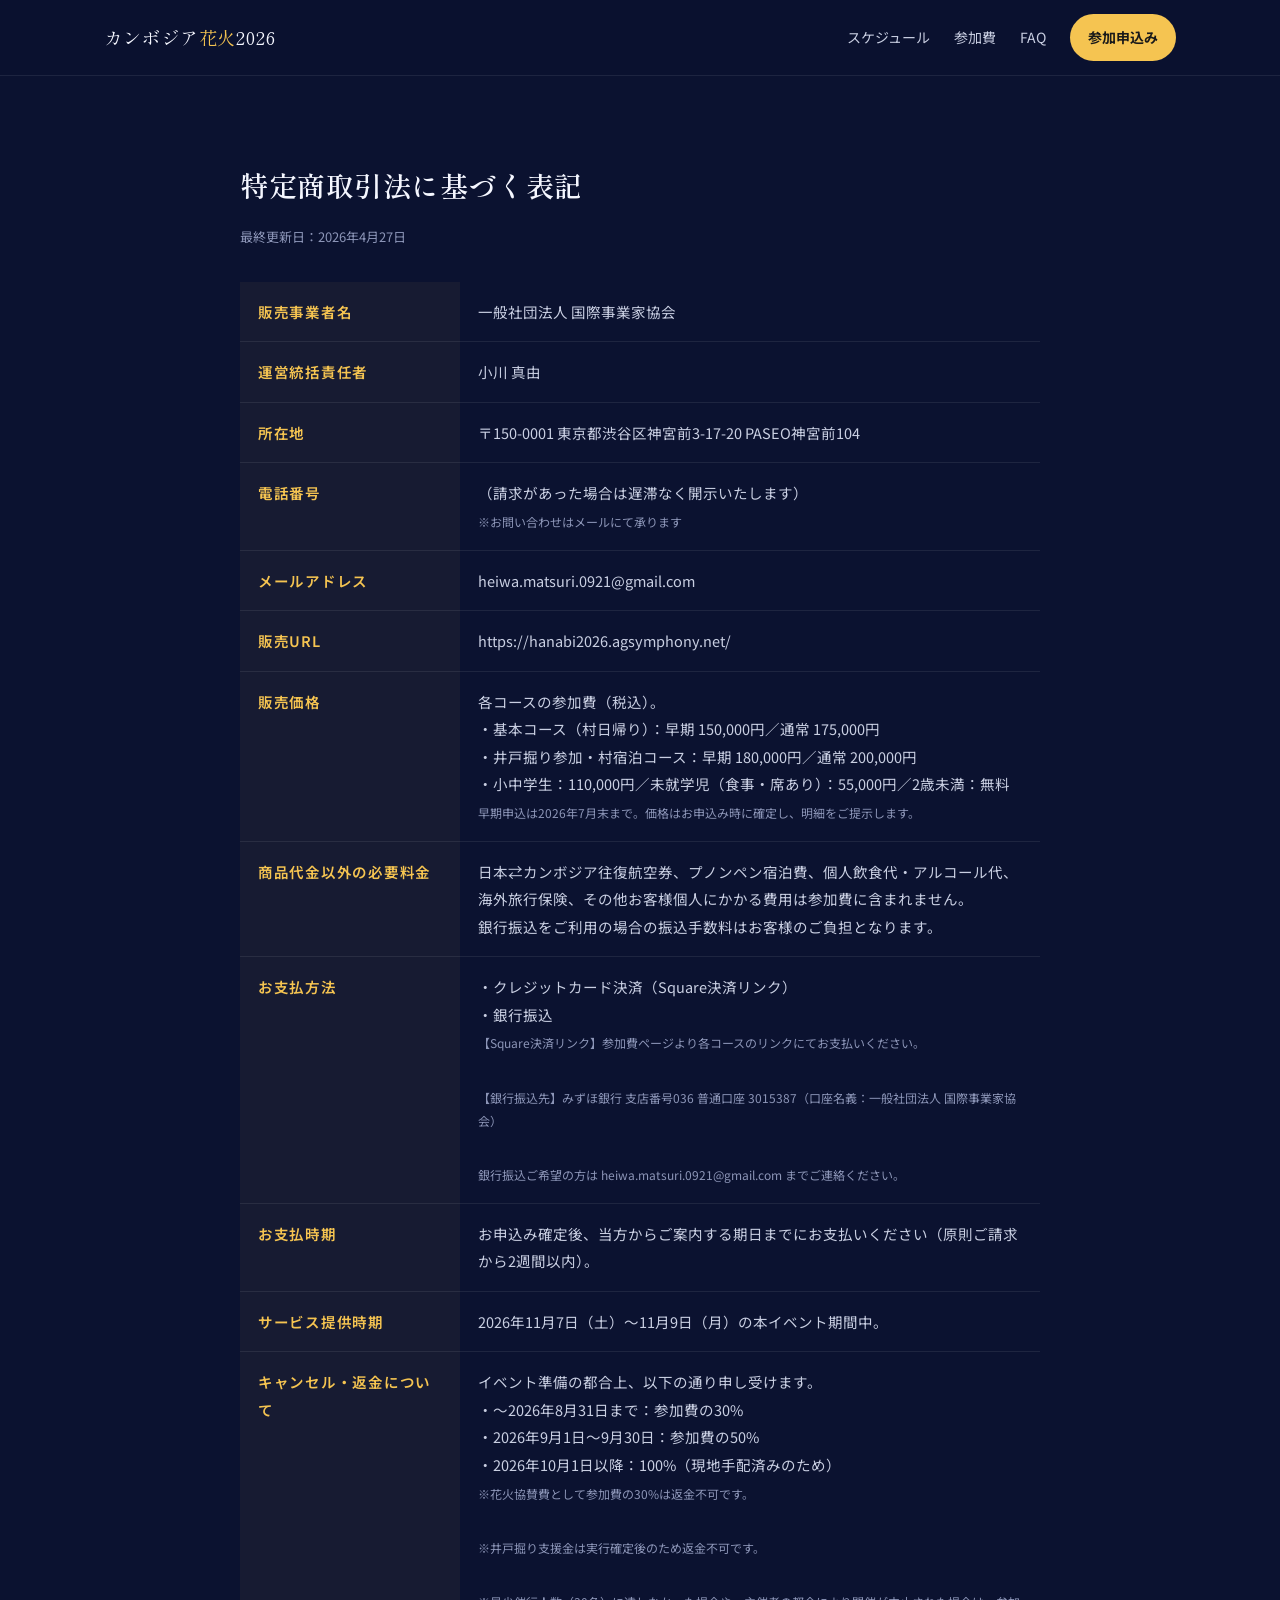
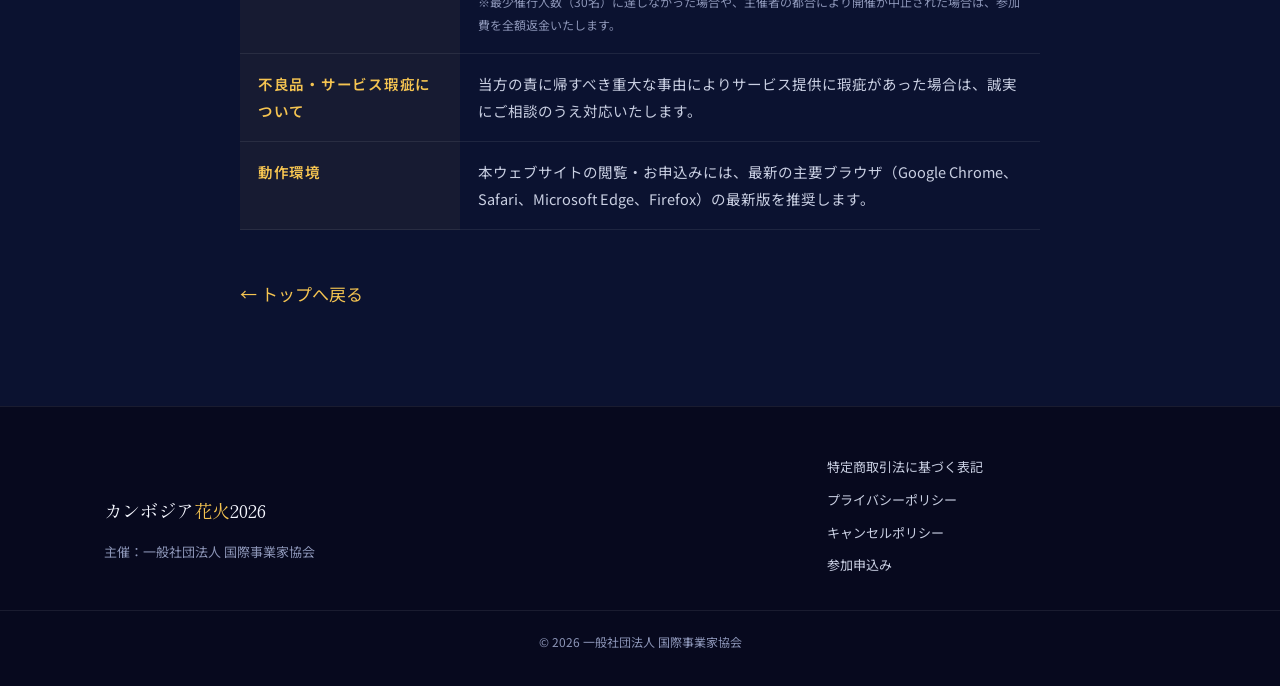
<file: tokushoho.html>
<!doctype html>
<html lang="ja">
<head>
  <meta charset="UTF-8" />
  <meta name="viewport" content="width=device-width, initial-scale=1" />
  <title>特定商取引法に基づく表記｜カンボジア花火2026</title>
  <meta name="description" content="カンボジア花火2026 の特定商取引法に基づく表記です。" />
  <meta name="robots" content="noindex, nofollow" />
  <meta name="googlebot" content="noindex, nofollow" />
  <link rel="canonical" href="https://hanabi2026.agsymphony.net/tokushoho.html" />
  <link rel="preconnect" href="https://fonts.googleapis.com" />
  <link rel="preconnect" href="https://fonts.gstatic.com" crossorigin />
  <link href="https://fonts.googleapis.com/css2?family=Noto+Sans+JP:wght@400;500;700&family=Shippori+Mincho:wght@500;600;700&display=swap" rel="stylesheet" />
  <link rel="stylesheet" href="style.css" />
  <style>
    .legal table { width: 100%; border-collapse: collapse; margin-top: 16px; }
    .legal table th, .legal table td {
      text-align: left;
      vertical-align: top;
      padding: 16px 18px;
      border-bottom: 1px solid var(--line);
      font-size: 14.5px;
    }
    .legal table th {
      width: 220px;
      color: var(--gold);
      background: rgba(245,196,81,.05);
      font-weight: 600;
      letter-spacing: .05em;
    }
    .legal table td { color: var(--text-sub); }
    @media (max-width: 720px) {
      .legal table, .legal table tbody, .legal table tr, .legal table th, .legal table td { display: block; width: 100%; }
      .legal table tr { border-bottom: 1px solid var(--line); padding: 12px 0; }
      .legal table th { background: transparent; padding: 8px 0 4px; border-bottom: none; }
      .legal table td { padding: 0 0 8px; border-bottom: none; }
    }
    .legal td small { display: block; color: var(--text-mute); font-size: 12px; margin-top: 4px; }
  </style>
</head>
<body>

  <header class="header is-scrolled" id="header">
    <div class="header__inner">
      <a href="index.html" class="header__logo">カンボジア<span>花火</span>2026</a>
      <nav class="header__nav">
        <a href="index.html#schedule">スケジュール</a>
        <a href="index.html#fee">参加費</a>
        <a href="index.html#faq">FAQ</a>
      </nav>
      <a href="index.html#apply" class="header__cta" data-todo="申込みURLを差し替え">参加申込み</a>
    </div>
  </header>

  <main class="container legal">
    <h1>特定商取引法に基づく表記</h1>
    <p class="legal__date">最終更新日：2026年4月27日</p>

    <table>
      <tbody>
        <tr>
          <th>販売事業者名</th>
          <td>一般社団法人 国際事業家協会</td>
        </tr>
        <tr>
          <th>運営統括責任者</th>
          <td>小川 真由</td>
        </tr>
        <tr>
          <th>所在地</th>
          <td>〒150-0001 東京都渋谷区神宮前3-17-20 PASEO神宮前104</td>
        </tr>
        <tr>
          <th>電話番号</th>
          <td>（請求があった場合は遅滞なく開示いたします）<br /><small>※お問い合わせはメールにて承ります</small></td>
        </tr>
        <tr>
          <th>メールアドレス</th>
          <td>heiwa.matsuri.0921@gmail.com</td>
        </tr>
        <tr>
          <th>販売URL</th>
          <td>https://hanabi2026.agsymphony.net/</td>
        </tr>
        <tr>
          <th>販売価格</th>
          <td>
            各コースの参加費（税込）。<br />
            ・基本コース（村日帰り）：早期 150,000円／通常 175,000円<br />
            ・井戸掘り参加・村宿泊コース：早期 180,000円／通常 200,000円<br />
            ・小中学生：110,000円／未就学児（食事・席あり）：55,000円／2歳未満：無料<br />
            <small>早期申込は2026年7月末まで。価格はお申込み時に確定し、明細をご提示します。</small>
          </td>
        </tr>
        <tr>
          <th>商品代金以外の必要料金</th>
          <td>
            日本⇄カンボジア往復航空券、プノンペン宿泊費、個人飲食代・アルコール代、海外旅行保険、その他お客様個人にかかる費用は参加費に含まれません。<br />
            銀行振込をご利用の場合の振込手数料はお客様のご負担となります。
          </td>
        </tr>
        <tr>
          <th>お支払方法</th>
          <td>
            ・クレジットカード決済（Square決済リンク）<br />
            ・銀行振込<br />
            <small>【Square決済リンク】参加費ページより各コースのリンクにてお支払いください。</small><br />
            <small>【銀行振込先】みずほ銀行 支店番号036 普通口座 3015387（口座名義：一般社団法人 国際事業家協会）</small><br />
            <small>銀行振込ご希望の方は heiwa.matsuri.0921@gmail.com までご連絡ください。</small>
          </td>
        </tr>
        <tr>
          <th>お支払時期</th>
          <td>お申込み確定後、当方からご案内する期日までにお支払いください（原則ご請求から2週間以内）。</td>
        </tr>
        <tr>
          <th>サービス提供時期</th>
          <td>2026年11月7日（土）〜11月9日（月）の本イベント期間中。</td>
        </tr>
        <tr>
          <th>キャンセル・返金について</th>
          <td>
            イベント準備の都合上、以下の通り申し受けます。<br />
            ・〜2026年8月31日まで：参加費の30%<br />
            ・2026年9月1日〜9月30日：参加費の50%<br />
            ・2026年10月1日以降：100%（現地手配済みのため）<br />
            <small>※花火協賛費として参加費の30%は返金不可です。</small><br />
            <small>※井戸掘り支援金は実行確定後のため返金不可です。</small><br />
            <small>※最少催行人数（30名）に達しなかった場合や、主催者の都合により開催が中止された場合は、参加費を全額返金いたします。</small>
          </td>
        </tr>
        <tr>
          <th>不良品・サービス瑕疵について</th>
          <td>当方の責に帰すべき重大な事由によりサービス提供に瑕疵があった場合は、誠実にご相談のうえ対応いたします。</td>
        </tr>
        <tr>
          <th>動作環境</th>
          <td>本ウェブサイトの閲覧・お申込みには、最新の主要ブラウザ（Google Chrome、Safari、Microsoft Edge、Firefox）の最新版を推奨します。</td>
        </tr>
      </tbody>
    </table>

    <a href="index.html" class="legal__back">← トップへ戻る</a>
  </main>

  <footer class="footer">
    <div class="footer__inner">
      <div>
        <div class="footer__brand">カンボジア<span>花火</span>2026</div>
        <p class="footer__tag">主催：一般社団法人 国際事業家協会</p>
      </div>
      <div class="footer__links">
        <a href="tokushoho.html">特定商取引法に基づく表記</a>
        <a href="privacy.html">プライバシーポリシー</a>
        <a href="index.html#cancel">キャンセルポリシー</a>
        <a href="index.html#apply" data-todo="申込みURLを差し替え">参加申込み</a>
      </div>
    </div>
    <div class="footer__bottom">
      © 2026 一般社団法人 国際事業家協会
    </div>
  </footer>

</body>
</html>
</file>
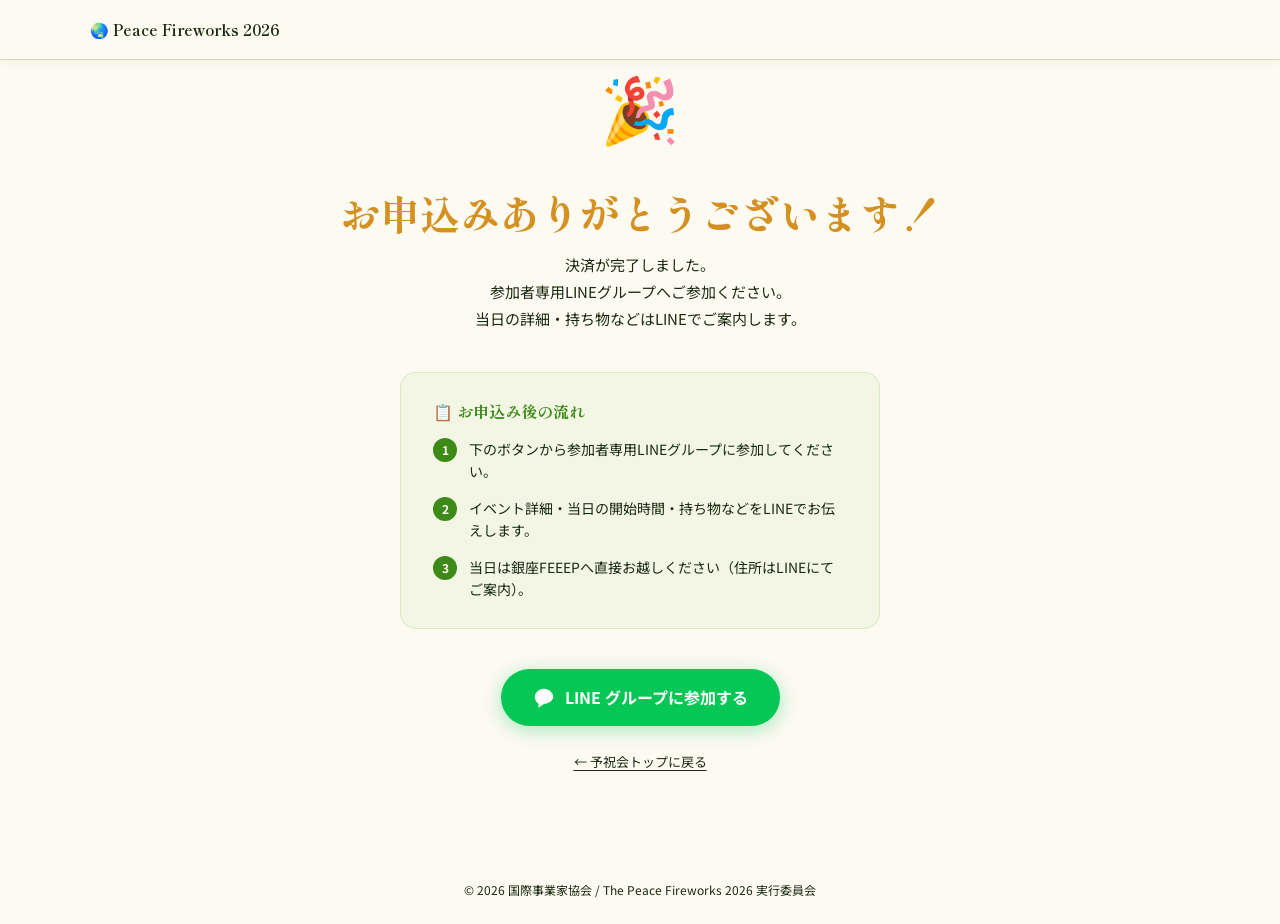
<file: yosyuku/thanks.html>
<!doctype html>
<html lang="ja">
<head>
<meta charset="utf-8">
<meta name="viewport" content="width=device-width,initial-scale=1">
<title>お申込み完了 — 弥栄予祝会 in 銀座FEEEP</title>
<meta name="robots" content="noindex,nofollow">
<link rel="preconnect" href="https://fonts.googleapis.com">
<link rel="preconnect" href="https://fonts.gstatic.com" crossorigin>
<link href="https://fonts.googleapis.com/css2?family=Noto+Sans+JP:wght@400;500;700&family=Shippori+Mincho:wght@600;800&display=swap" rel="stylesheet">
<link rel="stylesheet" href="style.css">
<style>
  /* thanks.html 専用オーバーライド */
  body { min-height: 100vh; display: flex; flex-direction: column; }

  .thanks-wrap {
    flex: 1;
    display: flex;
    flex-direction: column;
    align-items: center;
    justify-content: center;
    padding: 48px 24px 80px;
    text-align: center;
  }

  .thanks-icon {
    font-size: 64px;
    margin-bottom: 24px;
    animation: pop 0.5s cubic-bezier(0.175,0.885,0.32,1.275) both;
  }

  @keyframes pop {
    from { transform: scale(0.4); opacity: 0; }
    to   { transform: scale(1);   opacity: 1; }
  }

  .thanks-title {
    font-family: 'Shippori Mincho', serif;
    font-size: clamp(24px, 5vw, 40px);
    font-weight: 800;
    color: var(--gold-l);
    margin: 0 0 12px;
  }

  .thanks-sub {
    color: var(--text-muted);
    font-size: 15px;
    line-height: 1.8;
    margin: 0 0 40px;
    max-width: 480px;
  }

  .thanks-steps {
    background: rgba(125,194,75,.08);
    border: 1px solid rgba(125,194,75,.2);
    border-radius: 16px;
    padding: 28px 32px;
    max-width: 480px;
    width: 100%;
    margin-bottom: 40px;
    text-align: left;
  }

  .thanks-steps h2 {
    font-family: 'Shippori Mincho', serif;
    font-size: 16px;
    color: var(--green);
    margin: 0 0 16px;
  }

  .step-list {
    list-style: none;
    padding: 0;
    margin: 0;
    display: flex;
    flex-direction: column;
    gap: 14px;
  }

  .step-list li {
    display: flex;
    gap: 12px;
    font-size: 14px;
    line-height: 1.6;
    color: var(--text-body);
  }

  .step-num {
    flex-shrink: 0;
    width: 24px;
    height: 24px;
    border-radius: 50%;
    background: var(--green);
    color: var(--bg);
    font-weight: 700;
    font-size: 12px;
    display: flex;
    align-items: center;
    justify-content: center;
  }

  .line-btn {
    display: inline-flex;
    align-items: center;
    gap: 10px;
    background: #06C755;
    color: #fff;
    padding: 14px 32px;
    border-radius: 50px;
    font-size: 16px;
    font-weight: 700;
    text-decoration: none;
    transition: transform .2s, box-shadow .2s;
    box-shadow: 0 4px 20px rgba(6,199,85,.35);
    margin-bottom: 24px;
  }

  .line-btn:hover {
    transform: translateY(-2px);
    box-shadow: 0 6px 28px rgba(6,199,85,.5);
  }

  .line-btn svg {
    width: 22px;
    height: 22px;
    fill: #fff;
  }

  .back-link {
    color: var(--text-muted);
    font-size: 13px;
    text-decoration: underline;
    text-underline-offset: 3px;
  }

  .back-link:hover { color: var(--gold-l); }
</style>
</head>
<body>

<!-- ヘッダー（最小限） -->
<header class="header is-scrolled" id="header">
  <div class="header__inner">
    <a href="/yosyuku/" class="header__logo">🌏 Peace Fireworks 2026</a>
  </div>
</header>

<!-- 完了メッセージ -->
<main class="thanks-wrap">
  <div class="thanks-icon">🎉</div>
  <h1 class="thanks-title">お申込みありがとうございます！</h1>
  <p class="thanks-sub">
    決済が完了しました。<br>
    参加者専用LINEグループへご参加ください。<br>
    当日の詳細・持ち物などはLINEでご案内します。
  </p>

  <!-- 次のステップ -->
  <div class="thanks-steps">
    <h2>📋 お申込み後の流れ</h2>
    <ol class="step-list">
      <li>
        <span class="step-num">1</span>
        <span>下のボタンから参加者専用LINEグループに参加してください。</span>
      </li>
      <li>
        <span class="step-num">2</span>
        <span>イベント詳細・当日の開始時間・持ち物などをLINEでお伝えします。</span>
      </li>
      <li>
        <span class="step-num">3</span>
        <span>当日は銀座FEEEPへ直接お越しください（住所はLINEにてご案内）。</span>
      </li>
    </ol>
  </div>

  <!-- LINE 参加ボタン -->
  <a href="https://line.me/ti/g/ea9AdppvxE" target="_blank" rel="noopener" class="line-btn">
    <svg viewBox="0 0 48 48" xmlns="http://www.w3.org/2000/svg">
      <path d="M24 4C12.954 4 4 12.059 4 22c0 6.347 3.531 11.926 8.896 15.29-.39 1.452-1.414 5.278-1.617 6.07-.254.985.37 1.64 1.23 1.063.672-.443 8.723-5.86 11.97-8.003.488.034.98.08 1.521.08C35.046 36.5 44 28.441 44 22 44 12.059 35.046 4 24 4z"/>
    </svg>
    LINE グループに参加する
  </a>

  <a href="/yosyuku/" class="back-link">← 予祝会トップに戻る</a>
</main>

<!-- フッター（最小限） -->
<footer style="text-align:center;padding:24px;color:var(--text-muted);font-size:12px;border-top:1px solid rgba(255,255,255,.06);">
  © 2026 国際事業家協会 / The Peace Fireworks 2026 実行委員会
</footer>

</body>
</html>
</file>
<file: style.css>
/* =========================================================
   カンボジア花火2026 LP - style.css
   ========================================================= */

:root {
  --bg-deep: #0B1230;
  --bg-mid:  #0F1A3D;
  --bg-soft: #14224F;
  --gold:    #F5C451;
  --gold-2:  #FFE493;
  --warm:    #FF6B6B;
  --pink:    #FF8FB1;
  --text:    #F5F7FF;
  --text-sub:#C9CFE2;
  --text-mute:#8C95B7;
  --border:  rgba(245, 196, 81, 0.25);
  --line:    rgba(255,255,255,0.08);
  --shadow:  0 20px 60px rgba(0,0,0,.45);
  --radius:  16px;
  --radius-sm: 10px;
  --maxw:    1120px;
  --font-sans: "Noto Sans JP", system-ui, -apple-system, "Hiragino Kaku Gothic ProN", "Yu Gothic", sans-serif;
  --font-serif:"Shippori Mincho", "Hiragino Mincho ProN", "Yu Mincho", serif;
}

* { box-sizing: border-box; }
html { scroll-behavior: smooth; }
body {
  margin: 0;
  font-family: var(--font-sans);
  color: var(--text);
  background: var(--bg-deep);
  line-height: 1.9;
  font-size: 16px;
  -webkit-font-smoothing: antialiased;
  text-rendering: optimizeLegibility;
  overflow-x: hidden;
  overflow-wrap: break-word;
  /* 日本語の自然な改行のため line-break: strict を使い、word-break は normal に戻す */
  line-break: strict;
}
/* PC：本文を少し大きく */
@media (min-width: 768px) {
  body { font-size: 17px; }
}
img { max-width: 100%; height: auto; display: block; }
a { color: var(--gold); text-decoration: none; transition: opacity .2s; }
a:hover { opacity: .8; }

.container { max-width: var(--maxw); margin: 0 auto; padding: 0 24px; }

h1, h2, h3 { font-family: var(--font-serif); font-weight: 600; letter-spacing: .02em; }
h2 { font-size: clamp(26px, 4vw, 40px); margin: 0 0 12px; line-height: 1.4; }
h3 { font-size: clamp(18px, 2.4vw, 22px); margin: 0 0 8px; line-height: 1.5; }

.section { padding: 96px 0; position: relative; }
.section--alt { background: var(--bg-mid); }
.section__lead { color: var(--text-sub); max-width: 720px; margin: 0 auto 48px; text-align: center; font-size: 15px; }
.section__title { text-align: center; margin-bottom: 8px; }
.section__title small { display:block; font-family: var(--font-sans); color: var(--gold); letter-spacing: .25em; font-size: 12px; margin-bottom: 12px; }

.divider {
  height: 1px;
  background: linear-gradient(90deg, transparent, var(--gold) 50%, transparent);
  opacity: .35;
  margin: 0;
}

/* =========================================================
   ヘッダー
   ========================================================= */
.header {
  position: fixed; top: 0; left: 0; right: 0;
  z-index: 50;
  background: rgba(11, 18, 48, 0.55);
  backdrop-filter: blur(10px);
  -webkit-backdrop-filter: blur(10px);
  border-bottom: 1px solid transparent;
  transition: background .3s, border-color .3s;
}
.header.is-scrolled {
  background: rgba(11, 18, 48, 0.92);
  border-bottom-color: var(--line);
}
.header__inner {
  max-width: var(--maxw);
  margin: 0 auto;
  padding: 14px 24px;
  display: flex;
  align-items: center;
  gap: 24px;
}
.header__logo {
  font-family: var(--font-serif);
  font-size: 18px;
  color: var(--text);
  letter-spacing: .05em;
}
.header__logo span { color: var(--gold); }
.header__nav { margin-left: auto; display: flex; gap: 24px; }
.header__nav a {
  color: var(--text-sub);
  font-size: 14px;
}
.header__nav a:hover { color: var(--gold); }
.header__cta {
  background: var(--gold);
  color: #1a1a1a !important;
  padding: 10px 18px;
  border-radius: 999px;
  font-weight: 700;
  font-size: 14px;
}
.header__cta:hover { opacity: .9; }

@media (max-width: 820px) {
  .header__nav { display: none; }
}

/* =========================================================
   ヒーロー
   ========================================================= */
.hero {
  position: relative;
  min-height: 100vh;
  display: flex;
  align-items: center;
  overflow: hidden;
  background:
    radial-gradient(ellipse at 70% 30%, rgba(245,196,81,.18), transparent 55%),
    radial-gradient(ellipse at 20% 80%, rgba(255,107,107,.16), transparent 55%),
    linear-gradient(180deg, #07091e 0%, #0B1230 60%, #0F1A3D 100%);
}
.hero__bg {
  position: absolute; inset: 0;
  background-image: url('assets/hero.png');
  background-size: cover;
  background-position: center;
  opacity: .55;
  filter: saturate(1.1);
}
.hero__overlay {
  position: absolute; inset: 0;
  background: linear-gradient(180deg, rgba(7,9,30,.4) 0%, rgba(7,9,30,.2) 50%, rgba(11,18,48,.95) 100%);
}
.hero__inner {
  position: relative;
  z-index: 2;
  max-width: var(--maxw);
  margin: 0 auto;
  padding: 140px 24px 80px;
  width: 100%;
}
.hero__eyebrow {
  display: inline-block;
  padding: 6px 14px;
  border: 1px solid var(--gold);
  border-radius: 999px;
  color: var(--gold);
  font-size: 12px;
  letter-spacing: .25em;
  margin-bottom: 24px;
}

/* presents ロゴエリア（中央揃え・両ロゴ同サイズの正方形） */
.hero__presents {
  margin-bottom: 36px;
  text-align: center;
}
.hero__logos {
  display: flex;
  align-items: center;
  justify-content: center;
  gap: 20px;
  margin-bottom: 16px;
}
.hero__logo {
  background: rgba(255,255,255,0.96);
  border-radius: 14px;
  padding: 10px;
  box-shadow: 0 10px 28px rgba(0,0,0,.45);
  /* 両方とも正方形・同じサイズ */
  aspect-ratio: 1 / 1;
  height: auto;
  object-fit: contain;
  /* スマホ：画面幅から「×」と gap と padding を引いて2分割 */
  width: clamp(110px, calc((100vw - 48px - 50px) / 2), 130px);
}
.hero__logo-x {
  color: var(--gold);
  font-size: 28px;
  font-family: var(--font-serif);
  font-weight: 600;
  flex-shrink: 0;
}
/* presents テキスト：ロゴの上、大きめ・明朝体・ゴールドグラデーション */
.hero__presents-text {
  margin: 0 0 18px;
  font-family: var(--font-serif);
  font-weight: 600;
  letter-spacing: .08em;
  display: flex;
  flex-direction: column;
  align-items: center;
  gap: 4px;
  line-height: 1.3;
  text-shadow: 0 4px 22px rgba(0,0,0,.5);
}
.hero__presents-jp {
  font-size: clamp(20px, 4.5vw, 36px);
  background: linear-gradient(120deg, var(--gold) 0%, var(--gold-2) 45%, #FFD37A 70%, var(--warm) 100%);
  -webkit-background-clip: text;
  background-clip: text;
  color: transparent;
  filter: drop-shadow(0 2px 6px rgba(245,196,81,.25));
  /* 視覚的バランス補正：右側のミライギフトが長いので左に流れて見えるのを補正 */
  transform: translateX(0.4em);
}
.hero__presents-jp em {
  font-style: normal;
  margin: 0 .15em;
  font-size: .85em;
  opacity: .9;
}
.hero__presents-en {
  font-family: "Shippori Mincho", serif;
  font-style: italic;
  font-size: clamp(14px, 2vw, 20px);
  font-weight: 500;
  letter-spacing: .35em;
  color: var(--gold);
  opacity: .85;
}
@media (min-width: 768px) {
  .hero__logos { gap: 32px; margin-bottom: 20px; }
  .hero__logo { width: 180px; padding: 14px; border-radius: 18px; }
  .hero__logo-x { font-size: 40px; }
  .hero__presents-text { margin-bottom: 24px; gap: 6px; }
  .hero__presents-jp { font-size: clamp(28px, 4.2vw, 44px); }
  .hero__presents-en { font-size: clamp(16px, 1.8vw, 22px); }
}

.hero__title {
  font-size: clamp(32px, 6vw, 60px);
  line-height: 1.4;
  margin: 0 0 8px;
  text-shadow: 0 4px 30px rgba(0,0,0,.5);
}
.hero__title--en {
  font-size: clamp(34px, 7vw, 68px);
  letter-spacing: .02em;
}
.hero__location {
  font-family: var(--font-serif);
  font-size: clamp(20px, 3vw, 32px);
  color: var(--gold-2);
  margin: 0 0 28px;
  letter-spacing: .05em;
  /* タイトルとバランスを取るため右寄せ。max-width はタイトル幅に合わせる */
  text-align: right;
  max-width: min(900px, 92%);
}
.hero__title em {
  font-style: normal;
  background: linear-gradient(120deg, var(--gold) 0%, var(--gold-2) 50%, var(--warm) 100%);
  -webkit-background-clip: text;
  background-clip: text;
  color: transparent;
}
.hero__sub {
  font-size: clamp(15px, 1.8vw, 18px);
  color: var(--text-sub);
  max-width: 600px;
  margin: 0 0 32px;
}
.hero__date {
  font-family: var(--font-serif);
  font-size: clamp(20px, 3vw, 28px);
  color: var(--gold);
  letter-spacing: .1em;
  margin-bottom: 36px;
}
.hero__date small { display: block; font-size: 12px; color: var(--text-sub); letter-spacing: .3em; margin-bottom: 6px; }
.hero__ctas { display: flex; gap: 16px; flex-wrap: wrap; }

.btn {
  display: inline-flex; align-items: center; justify-content: center;
  padding: 16px 32px;
  border-radius: 999px;
  font-weight: 700;
  font-size: 15px;
  letter-spacing: .05em;
  cursor: pointer;
  border: none;
  transition: transform .2s, box-shadow .3s, opacity .2s;
}
.btn--primary {
  background: linear-gradient(135deg, var(--gold) 0%, #FFB347 100%);
  color: #1a1a1a;
  box-shadow: 0 10px 30px rgba(245,196,81,.35);
}
.btn--primary:hover { transform: translateY(-2px); box-shadow: 0 15px 40px rgba(245,196,81,.5); }
.btn--ghost {
  background: rgba(255,255,255,.06);
  color: var(--text);
  border: 1px solid rgba(255,255,255,.2);
  backdrop-filter: blur(6px);
}
.btn--ghost:hover { background: rgba(255,255,255,.12); }

/* カウントダウン */
.countdown {
  margin-top: 48px;
  display: flex;
  gap: 12px;
  flex-wrap: wrap;
}
.countdown__item {
  background: rgba(255,255,255,.05);
  border: 1px solid var(--border);
  border-radius: var(--radius-sm);
  padding: 14px 18px;
  text-align: center;
  min-width: 80px;
  backdrop-filter: blur(8px);
}
.countdown__num {
  font-family: var(--font-serif);
  font-size: clamp(22px, 3vw, 30px);
  color: var(--gold);
  display: block;
  line-height: 1;
}
.countdown__label {
  font-size: 11px;
  color: var(--text-sub);
  letter-spacing: .2em;
  margin-top: 6px;
  display: block;
}

/* 花火パーティクル（CSSのみ） */
.spark {
  position: absolute;
  width: 4px; height: 4px;
  border-radius: 50%;
  pointer-events: none;
  opacity: 0;
  animation: sparkUp 6s ease-in infinite;
}
.spark--g { background: var(--gold); box-shadow: 0 0 12px var(--gold); }
.spark--p { background: var(--pink); box-shadow: 0 0 12px var(--pink); }
.spark--w { background: #fff; box-shadow: 0 0 10px #fff; }
.spark:nth-child(1){ left: 10%;  bottom:0; animation-delay: 0s; }
.spark:nth-child(2){ left: 30%;  bottom:0; animation-delay: 1.4s; }
.spark:nth-child(3){ left: 55%;  bottom:0; animation-delay: 2.6s; }
.spark:nth-child(4){ left: 75%;  bottom:0; animation-delay: 4.0s; }
.spark:nth-child(5){ left: 88%;  bottom:0; animation-delay: 5.2s; }
@keyframes sparkUp {
  0%   { transform: translateY(0) scale(.5); opacity: 0; }
  20%  { opacity: 1; }
  60%  { opacity: 1; transform: translateY(-60vh) scale(1); }
  70%  { opacity: 1; box-shadow: 0 0 60px currentColor; transform: translateY(-65vh) scale(2.5); }
  100% { opacity: 0; transform: translateY(-65vh) scale(0); }
}

/* =========================================================
   イベントの本質
   ========================================================= */
.essence {
  text-align: center;
}
.essence__quote {
  font-family: var(--font-serif);
  font-size: clamp(20px, 3vw, 28px);
  line-height: 1.9;
  max-width: 760px;
  margin: 0 auto;
  color: var(--text);
}
.essence__quote span {
  background: linear-gradient(120deg, var(--gold), var(--gold-2));
  -webkit-background-clip: text;
  background-clip: text;
  color: transparent;
}
.essence__line {
  margin-top: 40px;
  color: var(--text-sub);
  font-size: 14px;
}

/* =========================================================
   スケジュール
   ========================================================= */
.schedule__grid {
  display: grid;
  grid-template-columns: 1fr;
  gap: 24px;
  margin-top: 48px;
}
@media (min-width: 880px) {
  .schedule__grid { grid-template-columns: repeat(3, 1fr); }
}
.day {
  background: var(--bg-soft);
  border: 1px solid var(--line);
  border-radius: var(--radius);
  padding: 32px 28px;
  position: relative;
  overflow: hidden;
}
.day::before {
  content: "";
  position: absolute; top: 0; left: 0; right: 0; height: 3px;
  background: linear-gradient(90deg, var(--gold), var(--warm));
}
.day__num {
  font-family: var(--font-serif);
  color: var(--gold);
  font-size: 14px;
  letter-spacing: .2em;
  margin-bottom: 8px;
}
.day__date {
  font-family: var(--font-serif);
  font-size: 22px;
  margin-bottom: 4px;
}
.day__weekday {
  font-size: 12px;
  color: var(--text-sub);
  margin-bottom: 20px;
}
.day__title {
  font-family: var(--font-serif);
  font-size: 18px;
  color: var(--gold-2);
  margin-bottom: 16px;
  line-height: 1.6;
}
.day ul { list-style: none; padding: 0; margin: 0 0 16px; }
.day li {
  padding: 8px 0;
  border-bottom: 1px dashed rgba(255,255,255,.08);
  font-size: 14.5px;
  color: var(--text-sub);
}
.day li:last-child { border-bottom: none; }
.day li strong { color: var(--text); font-weight: 600; }

.day__highlight {
  margin-top: 16px;
  padding: 12px 14px;
  background: rgba(245,196,81,.08);
  border-left: 3px solid var(--gold);
  border-radius: 6px;
  font-size: 13.5px;
  color: var(--gold-2);
}

/* =========================================================
   花火ハイライト
   ========================================================= */
.fireworks-hero {
  text-align: center;
  background:
    radial-gradient(ellipse at center, rgba(255,107,107,.15) 0%, transparent 60%),
    var(--bg-deep);
  border-top: 1px solid var(--line);
  border-bottom: 1px solid var(--line);
}
.fireworks-hero__num {
  font-family: var(--font-serif);
  font-size: clamp(60px, 12vw, 120px);
  background: linear-gradient(180deg, var(--gold) 0%, var(--warm) 100%);
  -webkit-background-clip: text;
  background-clip: text;
  color: transparent;
  line-height: 1;
  margin-bottom: 8px;
}
.fireworks-hero__num small { font-size: .35em; color: var(--gold); -webkit-text-fill-color: var(--gold); margin-left: 8px; }
.fireworks-hero__caption {
  font-family: var(--font-serif);
  font-size: clamp(18px, 2.4vw, 22px);
  color: var(--text);
}
.fireworks-hero__sub {
  margin-top: 16px;
  color: var(--text-sub);
  font-size: 14px;
}

/* =========================================================
   料金プラン
   ========================================================= */
.fee__grid {
  display: grid;
  grid-template-columns: 1fr;
  gap: 24px;
  margin-top: 48px;
}
@media (min-width: 880px) {
  .fee__grid { grid-template-columns: 1fr 1fr; }
}
.plan {
  background: var(--bg-soft);
  border-radius: var(--radius);
  padding: 36px 32px;
  border: 1px solid var(--line);
  position: relative;
  display: flex;
  flex-direction: column;
}
.plan--feature { border-color: var(--gold); box-shadow: 0 20px 60px rgba(245,196,81,.12); }
.plan__badge {
  position: absolute; top: -14px; left: 32px;
  background: linear-gradient(135deg, var(--gold), var(--warm));
  color: #1a1a1a;
  font-size: 11px;
  font-weight: 700;
  letter-spacing: .15em;
  padding: 6px 14px;
  border-radius: 999px;
}
.plan__title {
  font-family: var(--font-serif);
  font-size: 22px;
  margin-bottom: 6px;
}
.plan__desc {
  color: var(--text-sub);
  font-size: 13px;
  margin-bottom: 24px;
}
.plan__price {
  margin: 16px 0;
  padding: 16px;
  background: rgba(255,255,255,.04);
  border-radius: var(--radius-sm);
}
.plan__price-label {
  font-size: 12px;
  color: var(--gold);
  letter-spacing: .15em;
  margin-bottom: 4px;
}
.plan__price-value {
  font-family: var(--font-serif);
  font-size: 28px;
  color: var(--text);
}
.plan__price-value small { font-size: .5em; color: var(--text-sub); margin-left: 4px; }
.plan__price-old {
  font-size: 12px;
  color: var(--text-mute);
  margin-top: 4px;
}
.plan__deadline {
  display: inline-block;
  margin-top: 20px;
  padding: 6px 12px;
  font-size: 12px;
  background: rgba(255,107,107,.12);
  color: var(--warm);
  border-radius: 999px;
  letter-spacing: .1em;
}

/* 料金モード切り替え：[data-regular] はデフォルト非表示（JSが有効化するまで） */
[data-regular] { display: none; }

/* お子様料金 */
.kids {
  margin-top: 48px;
  padding: 28px;
  background: var(--bg-soft);
  border-radius: var(--radius);
  border: 1px solid var(--line);
}
.kids h3 {
  margin-bottom: 16px;
  color: var(--gold-2);
}
.kids__list {
  list-style: none; padding: 0; margin: 0;
  display: grid;
  grid-template-columns: 1fr;
  gap: 12px;
}
@media (min-width: 720px) {
  .kids__list { grid-template-columns: repeat(3, 1fr); }
}
.kids__list li {
  background: rgba(255,255,255,.04);
  padding: 12px 16px;
  border-radius: var(--radius-sm);
  font-size: 14px;
  color: var(--text-sub);
}
.kids__list li strong { display: block; color: var(--text); font-family: var(--font-serif); font-size: 17px; margin-top: 4px; }
.kids__note { margin-top: 16px; font-size: 12px; color: var(--text-mute); }

/* 含む / 含まない */
.includes {
  display: grid;
  grid-template-columns: 1fr;
  gap: 24px;
  margin-top: 48px;
}
@media (min-width: 720px) {
  .includes { grid-template-columns: 1fr 1fr; }
}
.includes__col {
  padding: 28px;
  border-radius: var(--radius);
  border: 1px solid var(--line);
}
.includes__col--yes { background: rgba(245,196,81,.06); border-color: rgba(245,196,81,.3); }
.includes__col--no  { background: rgba(255,255,255,.03); }
.includes__col h3 { color: var(--gold); margin-bottom: 16px; font-size: 18px; }
.includes__col--no h3 { color: var(--text-mute); }
.includes__col ul { list-style: none; padding: 0; margin: 0; }
.includes__col li {
  padding: 10px 0 10px 28px;
  position: relative;
  border-bottom: 1px dashed rgba(255,255,255,.08);
  font-size: 14px;
  color: var(--text-sub);
}
.includes__col li:last-child { border-bottom: none; }
.includes__col--yes li::before {
  content: "✓"; position: absolute; left: 0; color: var(--gold); font-weight: 700;
}
.includes__col--no li::before {
  content: "—"; position: absolute; left: 0; color: var(--text-mute);
}

/* =========================================================
   余剰金の活用
   ========================================================= */
.surplus {
  text-align: center;
}
.surplus__card {
  max-width: 760px;
  margin: 48px auto 0;
  padding: 40px 32px;
  background: linear-gradient(135deg, rgba(245,196,81,.1) 0%, rgba(255,107,107,.05) 100%);
  border-radius: var(--radius);
  border: 1px solid var(--border);
}
.surplus p { color: var(--text-sub); font-size: 15px; }
.surplus p + p { margin-top: 16px; }
.surplus strong { color: var(--gold-2); font-weight: 600; }

/* =========================================================
   キャンセルポリシー
   ========================================================= */
.cancel__table {
  max-width: 760px;
  margin: 32px auto 0;
  background: var(--bg-soft);
  border-radius: var(--radius);
  overflow: hidden;
  border: 1px solid var(--line);
}
.cancel__row {
  display: grid;
  grid-template-columns: 1fr auto;
  gap: 16px;
  padding: 18px 24px;
  border-bottom: 1px solid var(--line);
  align-items: center;
}
.cancel__row:last-child { border-bottom: none; }
.cancel__period { color: var(--text-sub); font-size: 14px; }
.cancel__pct {
  font-family: var(--font-serif);
  font-size: 22px;
  color: var(--gold);
}
.cancel__pct--full { color: var(--warm); }
.cancel__notes {
  margin-top: 24px;
  font-size: 13px;
  color: var(--text-mute);
  text-align: center;
}
.cancel__notes p { margin: 6px 0; }

/* =========================================================
   定員
   ========================================================= */
.capacity {
  text-align: center;
}
.capacity__num {
  font-family: var(--font-serif);
  font-size: clamp(60px, 10vw, 100px);
  background: linear-gradient(180deg, var(--gold), var(--warm));
  -webkit-background-clip: text;
  background-clip: text;
  color: transparent;
  line-height: 1;
}
.capacity__num small { font-size: .35em; color: var(--gold); -webkit-text-fill-color: var(--gold); margin-left: 6px; }
.capacity__sub { color: var(--text-sub); margin-top: 8px; font-size: 14px; }

/* =========================================================
   申込み導線（CTAブロック）
   ========================================================= */
.apply {
  background:
    radial-gradient(ellipse at center, rgba(245,196,81,.18) 0%, transparent 70%),
    var(--bg-deep);
  text-align: center;
}
.apply__box {
  max-width: 720px;
  margin: 0 auto;
  padding: 48px 32px;
  background: rgba(11,18,48,.6);
  border: 1px solid var(--gold);
  border-radius: var(--radius);
  backdrop-filter: blur(12px);
}
.apply__box h2 { margin-bottom: 16px; }
@media (min-width: 768px) {
  .apply__box h2 { font-size: 26px; white-space: nowrap; }
}
.apply__box p { color: var(--text-sub); margin-bottom: 24px; font-size: 15px; }
.apply__items {
  display: flex;
  gap: 8px;
  justify-content: center;
  flex-wrap: wrap;
  margin-bottom: 32px;
}
.apply__items span {
  padding: 6px 14px;
  background: rgba(255,255,255,.06);
  border-radius: 999px;
  font-size: 13px;
  color: var(--gold-2);
  border: 1px solid var(--border);
}
.apply__btn {
  font-size: 17px;
  padding: 18px 48px;
}

/* =========================================================
   FAQ
   ========================================================= */
.faq__list {
  max-width: 800px;
  margin: 48px auto 0;
}
.faq__item {
  border-bottom: 1px solid var(--line);
}
.faq__q {
  width: 100%;
  background: transparent;
  border: none;
  color: var(--text);
  text-align: left;
  padding: 24px 40px 24px 0;
  font-size: 16px;
  font-family: inherit;
  cursor: pointer;
  position: relative;
  font-weight: 600;
  line-height: 1.6;
}
.faq__q::after {
  content: "+";
  position: absolute; right: 0; top: 50%; transform: translateY(-50%);
  color: var(--gold);
  font-size: 24px;
  transition: transform .3s;
}
.faq__q[aria-expanded="true"]::after { content: "−"; }
.faq__a {
  max-height: 0;
  overflow: hidden;
  transition: max-height .35s ease;
  color: var(--text-sub);
  font-size: 14.5px;
}
.faq__a-inner { padding: 0 0 24px; }

/* =========================================================
   フッター
   ========================================================= */
.footer {
  background: #07091e;
  border-top: 1px solid var(--line);
  padding: 48px 0 32px;
}
.footer__inner {
  max-width: var(--maxw);
  margin: 0 auto;
  padding: 0 24px;
  display: grid;
  grid-template-columns: 1fr;
  gap: 24px;
}
@media (min-width: 720px) {
  .footer__inner { grid-template-columns: 2fr 1fr; align-items: end; }
}
.footer__brand {
  font-family: var(--font-serif);
  font-size: 18px;
  margin-bottom: 6px;
}
.footer__brand span { color: var(--gold); }
.footer__tag { color: var(--text-mute); font-size: 13px; }
.footer__links { display: flex; flex-direction: column; gap: 8px; }
.footer__links a { color: var(--text-sub); font-size: 13px; }
.footer__links a:hover { color: var(--gold); }
.footer__bottom {
  margin-top: 32px;
  padding-top: 20px;
  border-top: 1px solid var(--line);
  text-align: center;
  color: var(--text-mute);
  font-size: 12px;
}

/* =========================================================
   フェードイン（IntersectionObserver用）
   ========================================================= */
.reveal {
  opacity: 0;
  transform: translateY(24px);
  transition: opacity .8s ease, transform .8s ease;
}
.reveal.is-visible {
  opacity: 1;
  transform: translateY(0);
}

/* =========================================================
   privacy.html 用の最小スタイル
   ========================================================= */
.legal {
  padding: 140px 0 96px;
  max-width: 800px;
  margin: 0 auto;
}
.legal h1 { font-size: 28px; margin-bottom: 8px; }
.legal .legal__date { color: var(--text-mute); font-size: 13px; margin-bottom: 32px; }
.legal h2 { font-size: 18px; margin-top: 32px; margin-bottom: 12px; color: var(--gold-2); border-left: 3px solid var(--gold); padding-left: 12px; }
.legal p, .legal li { color: var(--text-sub); font-size: 14.5px; }
.legal ul { padding-left: 20px; }
.legal__back { display: inline-block; margin-top: 48px; color: var(--gold); }

/* =========================================================
   画像挿入用ブロック
   ========================================================= */

/* バナー画像（セクション内に大きく1枚） */
.banner {
  margin: 48px auto 0;
  max-width: 1280px;
  border-radius: var(--radius);
  overflow: hidden;
  position: relative;
  aspect-ratio: 16/9;
  box-shadow: var(--shadow);
  border: 1px solid var(--line);
}
.banner img {
  width: 100%;
  height: 100%;
  object-fit: cover;
  display: block;
}
.banner__caption {
  position: absolute;
  left: 0; right: 0; bottom: 0;
  padding: 24px 28px;
  background: linear-gradient(0deg, rgba(7,9,30,.85) 0%, transparent 100%);
  color: var(--text);
  font-family: var(--font-serif);
  font-size: clamp(14px, 1.6vw, 18px);
}

/* セクション内 左右レイアウト（画像＋テキスト） */
.split {
  display: grid;
  grid-template-columns: 1fr;
  gap: 32px;
  align-items: center;
  margin-top: 48px;
}
@media (min-width: 880px) {
  .split { grid-template-columns: 1fr 1fr; gap: 56px; }
  .split--reverse > .split__media { order: 2; }
}
.split__media {
  border-radius: var(--radius);
  overflow: hidden;
  box-shadow: var(--shadow);
  border: 1px solid var(--line);
  aspect-ratio: 4/3;
}
.split__media img { width: 100%; height: 100%; object-fit: cover; display: block; }
.split__body h3 { color: var(--gold-2); margin-bottom: 12px; font-size: clamp(20px, 2.4vw, 24px); }
.split__body p { color: var(--text-sub); }

/* DAYカード上部のサムネ */
.day__thumb {
  width: calc(100% + 56px);
  margin: -32px -28px 24px;
  aspect-ratio: 16/9;
  overflow: hidden;
  position: relative;
}
.day__thumb img {
  width: 100%;
  height: 100%;
  object-fit: cover;
  display: block;
  transition: transform .6s ease;
}
.day:hover .day__thumb img { transform: scale(1.04); }
.day__thumb::after {
  content: "";
  position: absolute; inset: 0;
  background: linear-gradient(180deg, transparent 50%, rgba(20, 34, 79, 0.85) 100%);
}

/* 花火ハイライトに背景画像を敷く場合 */
.fireworks-hero--bg {
  background-image:
    linear-gradient(180deg, rgba(7,9,30,.6) 0%, rgba(11,18,48,.85) 100%),
    url('assets/fireworks.png');
  background-size: cover;
  background-position: center;
}

/* CTA（apply）に背景画像を敷く */
.apply--bg .apply__box {
  background: rgba(11,18,48,.78);
}
.apply--bg::before {
  content: "";
  position: absolute; inset: 0;
  background-image: url('assets/festival.png');
  background-size: cover;
  background-position: center;
  opacity: .35;
  z-index: 0;
}
.apply--bg .container { position: relative; z-index: 1; }
.apply { position: relative; overflow: hidden; }

/* =========================================================
   essence__quote 改行修正
   ========================================================= */
.essence__quote {
  margin: 0 0 16px;
}
.essence__quote p {
  margin: 0 0 12px;
  font-size: clamp(16px, 2vw, 18px);
  line-height: 1.9;
  color: var(--text-sub);
}
.essence__quote p:last-child { margin-bottom: 0; }
.essence__quote span { color: var(--gold-2); font-weight: 600; }

/* =========================================================
   銀行振込セクション
   ========================================================= */
.bank-transfer { text-align: center; }
.bank__box {
  max-width: 560px;
  margin: 32px auto 0;
  border: 1px solid rgba(245,196,81,.25);
  border-radius: var(--radius);
  overflow: hidden;
  text-align: left;
}
.bank__row {
  display: flex;
  align-items: center;
  padding: 14px 24px;
  border-bottom: 1px solid var(--line);
  gap: 24px;
}
.bank__row:last-child { border-bottom: none; }
.bank__label {
  flex: 0 0 100px;
  font-size: 12px;
  letter-spacing: .1em;
  color: var(--gold);
  font-weight: 600;
}
.bank__value {
  font-size: 15px;
  color: var(--text);
  font-family: var(--font-serif);
}
.bank__value a { color: var(--gold-2); }
@media (max-width: 560px) {
  .bank__row { flex-direction: column; align-items: flex-start; gap: 4px; padding: 12px 16px; }
  .bank__label { flex: none; }
}

/* =========================================================
   プランカード内CTAボタン
   ========================================================= */
.plan__cta {
  display: block;
  margin-top: 12px;
  text-align: center;
  font-size: 14px;
  padding: 10px 16px;
  border-radius: 999px;
}
.plan__cta.btn--primary {
  font-weight: 700;
}

/* =========================================================
   お子様料金リスト内リンク・無料メモ
   ========================================================= */
.kids__link {
  display: inline-block;
  margin-top: 6px;
  font-size: 12px;
  color: var(--gold);
  padding: 4px 10px;
  border: 1px solid var(--border);
  border-radius: 999px;
  transition: background .2s;
}
.kids__link:hover { background: rgba(245,196,81,.1); opacity: 1; }
.kids__free {
  display: block;
  margin-top: 6px;
  font-size: 12px;
  color: var(--text-mute);
}

/* =========================================================
   申込みセクション - コース別ボタン
   ========================================================= */
.apply__courses {
  display: flex;
  flex-direction: column;
  gap: 24px;
  margin: 28px 0;
  text-align: left;
}
.apply__course-group {
  padding: 20px 24px;
  background: rgba(255,255,255,.05);
  border: 1px solid var(--border);
  border-radius: var(--radius-sm);
}
.apply__course-group--kids {
  border-color: var(--line);
}
.apply__course-label {
  font-size: 13px;
  font-weight: 700;
  letter-spacing: .08em;
  color: var(--gold);
  margin-bottom: 12px;
}
.apply__course-btns {
  display: flex;
  flex-wrap: wrap;
  gap: 10px;
}
.apply__course-btns .btn {
  flex: 1;
  min-width: 160px;
  text-align: center;
  font-size: 14px;
  padding: 12px 20px;
  line-height: 1.4;
}
.apply__course-btns .btn strong {
  display: block;
  font-family: var(--font-serif);
  font-size: 17px;
  margin-top: 2px;
}
.apply__course-btns .btn small {
  display: block;
  font-size: 11px;
  opacity: .8;
  margin-top: 1px;
}

/* =========================================================
   apply セクション LINE ボタン
   ========================================================= */
.apply__line-box {
  margin-top: 28px;
  padding: 20px 24px;
  background: rgba(6, 199, 85, .06);
  border: 1px solid rgba(6, 199, 85, .3);
  border-radius: var(--radius-sm);
  text-align: center;
}
.apply__line-label {
  font-size: 12px;
  font-weight: 700;
  letter-spacing: .1em;
  color: #06C755;
  margin: 0 0 8px;
}
.apply__line-desc {
  font-size: 13px;
  color: var(--text-sub);
  line-height: 1.8;
  margin: 0 0 16px;
}
.apply__line-desc strong { color: var(--gold-2); }
.btn-line-cta {
  display: inline-flex;
  align-items: center;
  gap: 10px;
  background: #06C755;
  color: #fff;
  font-size: 14px;
  font-weight: 700;
  padding: 12px 24px;
  border-radius: 999px;
  text-decoration: none;
  transition: opacity .2s, transform .15s;
  box-shadow: 0 6px 20px rgba(6,199,85,.3);
}
.btn-line-cta:hover { opacity: .85; transform: translateY(-2px); color: #fff; }

/* =========================================================
   ユーティリティ
   ========================================================= */
.text-center { text-align: center; }
.mt-md { margin-top: 24px; }
.muted { color: var(--text-mute); font-size: 13px; }

/* =========================================================
   PEACE セクション
   ========================================================= */
.peace { background: var(--bg-deep); }
.peace__body {
  max-width: 720px;
  margin: 0 auto;
  text-align: center;
}
.peace__text {
  font-size: clamp(15px, 1.6vw, 17px);
  color: var(--text-sub);
  line-height: 2;
  margin-bottom: 24px;
}
.peace__credo {
  font-family: var(--font-serif);
  font-size: clamp(18px, 2.5vw, 24px);
  color: var(--gold);
  margin-top: 32px;
  letter-spacing: .05em;
}

/* =========================================================
   PAST EVENTS セクション
   ========================================================= */
.past-events__grid {
  display: grid;
  grid-template-columns: 1fr;
  gap: 20px;
  margin-top: 40px;
}
@media (min-width: 768px) {
  .past-events__grid {
    grid-template-columns: repeat(3, 1fr); /* 動画1＋写真2を1行に */
  }
}
.past-events__video {
  position: relative;
  padding-top: 56.25%; /* 16:9 */
  border-radius: var(--radius);
  overflow: hidden;
  background: #000;
}
.past-events__video iframe {
  position: absolute;
  inset: 0;
  width: 100%;
  height: 100%;
  border: none;
}
.past-events__item--photo img {
  width: 100%;
  height: 260px;
  object-fit: cover;
  border-radius: var(--radius);
  display: block;
}
@media (max-width: 767px) {
  .past-events__grid { grid-template-columns: 1fr; }
  .past-events__item--photo img { height: 200px; }
}

/* =========================================================
   MEMBERS セクション
   ========================================================= */
.members__grid {
  display: grid;
  grid-template-columns: repeat(auto-fit, minmax(220px, 1fr));
  gap: 40px;
  margin-top: 48px;
  justify-items: center;
}
.member {
  text-align: center;
  max-width: 260px;
}
.member__photo {
  width: 180px;
  height: 180px;
  border-radius: 50%;
  overflow: hidden;
  margin: 0 auto 20px;
  border: 3px solid var(--gold);
  background: var(--bg-card);
}
.member__photo img {
  width: 100%;
  height: 100%;
  object-fit: cover;
}
.member__avatar {
  width: 100%;
  height: 100%;
  display: flex;
  align-items: center;
  justify-content: center;
  font-family: var(--font-serif);
  font-size: 28px;
  color: var(--gold);
  background: var(--bg-card);
}
.member__name {
  font-family: var(--font-serif);
  font-size: 22px;
  color: var(--text-main);
  margin: 0 0 8px;
  letter-spacing: .08em;
}
.member__name span { color: var(--gold); }
.member__title {
  font-size: 13px;
  color: var(--text-mute);
  line-height: 1.9;
  margin: 0;
}

/* =========================================================
   カート（まとめ決済）
   ========================================================= */
.cart {
  background: rgba(11,18,48,.4);
  border: 1px solid var(--border);
  border-radius: var(--radius);
  padding: 24px;
  margin-bottom: 24px;
}
.cart__intro {
  text-align: center;
  margin: 0 0 20px;
  font-size: 14px;
  color: var(--text-sub);
}
.cart__intro strong { color: var(--gold-2); }
.cart__items {
  display: flex;
  flex-direction: column;
  gap: 12px;
  margin-bottom: 20px;
}
.cart__row {
  display: flex;
  align-items: center;
  gap: 16px;
  padding: 14px 16px;
  background: rgba(255,255,255,.04);
  border: 1px solid var(--line);
  border-radius: var(--radius-sm);
}
.cart__row--free { opacity: .85; }
.cart__info { flex: 1; min-width: 0; }
.cart__name {
  font-weight: 600;
  font-size: 15px;
  color: var(--text);
  margin-bottom: 4px;
}
.cart__price {
  font-size: 14px;
  color: var(--gold-2);
}
.cart__price small { color: var(--text-mute); margin-left: 6px; font-size: 11px; }
.cart__badge {
  display: inline-block;
  background: var(--gold);
  color: #1a1a1a;
  font-size: 11px;
  padding: 2px 8px;
  border-radius: 999px;
  margin-left: 8px;
  font-weight: 700;
}
.cart__qty {
  display: flex;
  align-items: center;
  gap: 4px;
  flex-shrink: 0;
}
.cart__qty-btn {
  width: 32px;
  height: 32px;
  border-radius: 8px;
  background: rgba(245,196,81,.15);
  color: var(--gold);
  border: 1px solid var(--border);
  font-size: 16px;
  font-weight: 700;
  cursor: pointer;
  transition: background .2s;
  display: flex;
  align-items: center;
  justify-content: center;
}
.cart__qty-btn:hover { background: rgba(245,196,81,.3); }
.cart__qty-input {
  width: 48px;
  height: 32px;
  text-align: center;
  background: rgba(255,255,255,.06);
  border: 1px solid var(--line);
  color: var(--text);
  border-radius: 6px;
  font-size: 15px;
  font-weight: 600;
  -moz-appearance: textfield;
}
.cart__qty-input::-webkit-outer-spin-button,
.cart__qty-input::-webkit-inner-spin-button {
  -webkit-appearance: none;
  margin: 0;
}
.cart__summary {
  display: flex;
  justify-content: space-between;
  align-items: center;
  padding: 16px 0;
  border-top: 1px solid var(--border);
  margin-bottom: 16px;
}
.cart__total-label {
  font-size: 14px;
  color: var(--text-sub);
  letter-spacing: .1em;
}
.cart__total-amount {
  font-family: var(--font-serif);
  font-size: 28px;
  color: var(--gold);
}
.cart__submit {
  width: 100%;
  padding: 18px 24px;
  font-size: 16px;
}
.cart__submit:disabled {
  opacity: .5;
  cursor: not-allowed;
  transform: none;
  box-shadow: none;
}
.cart__note {
  text-align: center;
  margin: 12px 0 0;
  font-size: 12px;
  color: var(--text-mute);
}
.cart__error {
  margin: 12px 0 0;
  padding: 12px;
  background: rgba(255,107,107,.1);
  border: 1px solid var(--warm);
  border-radius: var(--radius-sm);
  color: var(--warm);
  font-size: 13px;
  text-align: center;
}
@media (max-width: 600px) {
  .cart__row { flex-wrap: wrap; }
  .cart__info { flex-basis: 100%; }
}

/* =========================================================
   参加費 → カートへ誘導するCTA
   ========================================================= */
.fee__apply-cta {
  text-align: center;
  margin-top: 56px;
  padding: 32px 24px;
  background: rgba(245,196,81,.06);
  border: 1px solid var(--border);
  border-radius: var(--radius);
}
.fee__apply-btn {
  font-size: 17px;
  padding: 18px 40px;
  margin-bottom: 12px;
}
.fee__apply-note {
  margin: 0;
  font-size: 13px;
  color: var(--text-mute);
}

/* 過去イベント動画クレジット */
.past-events__credit {
  margin: 8px 0 0;
  font-size: 12px;
  color: var(--text-mute);
  text-align: right;
  letter-spacing: .05em;
}

/* =========================================================
   カート内 寄付応援 行
   ========================================================= */
.cart__row--donation {
  flex-direction: column;
  align-items: stretch;
  gap: 14px;
  background: linear-gradient(135deg, rgba(255,143,177,.06), rgba(245,196,81,.04));
  border-color: rgba(255,143,177,.30);
}
.cart__donation-head {
  display: flex;
  align-items: flex-start;
  gap: 16px;
  width: 100%;
}
.cart__donation-head .cart__info { flex: 1; min-width: 0; }
.cart__donation-amount {
  display: flex;
  align-items: center;
  gap: 6px;
  flex-shrink: 0;
}
.cart__donation-input {
  width: 100px;
  height: 38px;
  text-align: right;
  background: rgba(255,255,255,.06);
  border: 1px solid var(--line);
  color: var(--text);
  border-radius: 8px;
  padding: 0 10px;
  font-size: 16px;
  font-weight: 600;
  font-family: inherit;
  -moz-appearance: textfield;
}
.cart__donation-input:focus { outline: none; border-color: #FF8FB1; }
.cart__donation-input::-webkit-outer-spin-button,
.cart__donation-input::-webkit-inner-spin-button {
  -webkit-appearance: none; margin: 0;
}
.cart__donation-yen {
  font-family: var(--font-serif);
  font-size: 14px;
  color: #FF8FB1;
}
.cart__badge--pink {
  background: linear-gradient(135deg, #FF8FB1, #F5C451);
  color: #1a1a1a;
}
.cart__donation-presets {
  display: grid;
  grid-template-columns: repeat(3, 1fr);
  gap: 6px;
}
@media (min-width: 640px) {
  .cart__donation-presets { grid-template-columns: repeat(6, 1fr); }
}
.cart__donation-preset {
  background: rgba(255,255,255,.05);
  border: 1px solid var(--line);
  color: var(--text);
  font-size: 12px;
  font-weight: 600;
  font-family: inherit;
  padding: 8px 4px;
  border-radius: 8px;
  cursor: pointer;
  transition: background .2s, border-color .2s, color .2s, transform .15s;
}
.cart__donation-preset:hover {
  background: rgba(255,143,177,.12);
  border-color: rgba(255,143,177,.40);
  transform: translateY(-1px);
}
.cart__donation-preset.is-selected {
  background: linear-gradient(135deg, rgba(255,143,177,.30), rgba(245,196,81,.18));
  border-color: #FF8FB1;
  color: #FFD7E2;
  box-shadow: 0 4px 12px rgba(255,143,177,.20);
}
@media (max-width: 600px) {
  .cart__row--donation { padding: 14px 14px; }
  .cart__donation-head { flex-wrap: wrap; }
  .cart__donation-amount { width: 100%; justify-content: flex-end; }
  .cart__donation-input { width: 140px; }
}
</file>
<file: yosyuku/style.css>
/* =========================================================
   弥栄予祝会 LP — style.css
   カラー: 深森の夜 × エジソン電球アンバー × FEEEPグリーン
   ========================================================= */

/* ── ベース変数 ─────────────────────────────── */
:root {
  --bg:        #FDFAF2;
  --bg2:       #F3EFE3;
  --green:     #3D8A18;
  --green-d:   #2A6A0E;
  --green-l:   #5AAA30;
  --gold:      #B87010;
  --gold-l:    #D49020;
  --amber:     #C07020;
  --text:      #1A2A10;
  --sub:       #3A5220;
  --mute:      #6A7A58;
  --card:      #FFFFFF;
  --card2:     #F0F5E8;
  --border:    rgba(61,138,24,.25);
  --border2:   rgba(184,112,16,.3);
  --c0628:     #60a5fa;
  --c0725:     #a78bfa;
  --radius:    14px;
  --transition: .3s ease;
}

/* ── リセット・ベース ────────────────────────── */
*,*::before,*::after{box-sizing:border-box;margin:0;padding:0}
html{scroll-behavior:smooth}
body{
  font-family:'Noto Sans JP',sans-serif;
  background:var(--bg);
  color:var(--text);
  font-size:16px;
  line-height:1.8;
  overflow-x:hidden;
}
img{max-width:100%;height:auto}
a{color:var(--green);text-decoration:none}
a:hover{opacity:.85}

/* ── タイポグラフィ ───────────────────────────── */
h1,h2,h3{font-family:'Shippori Mincho',serif;line-height:1.3}
h2{font-size:clamp(24px,4vw,36px);color:var(--text)}
h3{font-size:20px;color:var(--gold)}
strong{color:var(--text)}
em{font-style:normal;color:var(--green-l)}

/* ── ユーティリティ ──────────────────────────── */
.container{max-width:860px;margin:0 auto;padding:0 20px}
.section{padding:80px 0}
.section--alt{background:var(--bg2)}
.section-tag{
  display:inline-block;font-size:11px;letter-spacing:.15em;font-weight:700;
  color:var(--green);border:1px solid var(--border);border-radius:999px;
  padding:4px 14px;margin-bottom:12px
}
.section-head{text-align:center;margin-bottom:48px}
.section-head h2{margin-top:8px}

/* ── フェードイン ────────────────────────────── */
.reveal{opacity:0;transform:translateY(24px);transition:opacity .7s ease,transform .7s ease}
.reveal.is-visible{opacity:1;transform:none}

/* ── ヘッダー ─────────────────────────────────── */
.header{
  position:fixed;top:0;left:0;right:0;z-index:100;
  padding:16px 24px;
  transition:background var(--transition),backdrop-filter var(--transition);
}
.header.is-scrolled{
  background:rgba(253,250,242,.96);
  backdrop-filter:blur(14px);
  border-bottom:1px solid var(--border);
  box-shadow:0 1px 12px rgba(0,0,0,.06);
}
.header__inner{display:flex;align-items:center;justify-content:space-between;max-width:1100px;margin:0 auto}
/* デフォルト（ヒーロー上：暗い背景）→ 白文字 */
.header__logo{font-family:'Shippori Mincho',serif;font-size:15px;color:#FFFFFF;font-weight:700}
.header__nav{display:flex;align-items:center;gap:24px}
.header__nav a{font-size:13px;color:rgba(255,255,255,.8)}
.header__nav a:hover{color:#FFFFFF}
/* スクロール後（明るい背景）→ 暗文字 */
.header.is-scrolled .header__logo{color:var(--text)}
.header.is-scrolled .header__nav a{color:var(--sub)}
.header.is-scrolled .header__nav a:hover{color:var(--text)}
.header__cta{
  background:linear-gradient(135deg,#D48A18,#C07010);color:#FFFFFF!important;font-weight:700;
  padding:8px 18px;border-radius:8px;font-size:13px!important;
}
.header__cta:hover{background:linear-gradient(135deg,#E09A28,#D08020);opacity:1!important}
@media(max-width:640px){
  .header__nav a:not(.header__cta){display:none}
}

/* ── ヒーロー ─────────────────────────────────── */
.hero{
  position:relative;min-height:100svh;display:flex;align-items:center;justify-content:center;
  overflow:hidden;
  background:#050C18;
}
.hero__bg{position:absolute;inset:0;z-index:0}
.hero__img{
  width:100%;height:100%;object-fit:cover;object-position:center center;
  opacity:.85;
}
.hero__overlay{
  position:absolute;inset:0;
  background:
    radial-gradient(ellipse 100% 70% at 50% 40%, rgba(5,18,3,.55) 0%, rgba(3,10,2,.25) 65%, transparent 100%),
    linear-gradient(to bottom,
      rgba(0,0,0,.55) 0%,
      rgba(0,0,0,.25) 45%,
      rgba(0,0,0,.65) 100%);
}

/* 電球パーティクル */
.lights{position:absolute;inset:0;pointer-events:none;overflow:hidden}
.light{
  position:absolute;
  width:5px;height:5px;border-radius:50%;
  background:#FFD54F;
  box-shadow:0 0 10px 5px rgba(255,213,79,.55);
  animation:float-light 6s infinite ease-in-out;
  opacity:0;
}
.light:nth-child(1){top:10%;left:15%;animation-delay:0s;animation-duration:7s}
.light:nth-child(2){top:20%;left:60%;animation-delay:.8s;animation-duration:8s}
.light:nth-child(3){top:35%;left:80%;animation-delay:1.5s;animation-duration:6.5s}
.light:nth-child(4){top:15%;left:35%;animation-delay:2s;animation-duration:9s}
.light:nth-child(5){top:45%;left:20%;animation-delay:1s;animation-duration:7.5s}
.light:nth-child(6){top:60%;left:70%;animation-delay:2.5s;animation-duration:6s}
.light:nth-child(7){top:25%;left:50%;animation-delay:.3s;animation-duration:8.5s}
.light:nth-child(8){top:70%;left:40%;animation-delay:1.8s;animation-duration:7s}
.light:nth-child(9){top:55%;left:85%;animation-delay:.6s;animation-duration:9s}
.light:nth-child(10){top:80%;left:10%;animation-delay:2.2s;animation-duration:6s}
.light:nth-child(11){top:5%;left:90%;animation-delay:1.2s;animation-duration:8s}
.light:nth-child(12){top:40%;left:5%;animation-delay:3s;animation-duration:7s}
@keyframes float-light{
  0%,100%{opacity:0;transform:translateY(0) scale(1)}
  30%,70%{opacity:.65}
  50%{opacity:1;transform:translateY(-22px) scale(1.3)}
}

.hero__content{
  position:relative;z-index:1;
  text-align:center;padding:120px 20px 60px;
  max-width:720px;
}
.hero__eyebrow{
  font-size:clamp(22px,5vw,36px);letter-spacing:.2em;color:rgba(180,230,130,.9);
  font-weight:700;margin-bottom:20px;display:block;
  text-shadow:0 0 12px rgba(120,200,60,.4);
}
.hero__title{
  font-size:clamp(52px,12vw,96px);font-weight:800;
  color:#FFFFFF;line-height:1.05;
  margin-bottom:12px;
  text-shadow:0 2px 24px rgba(0,0,0,.5);
}
.hero__title span{display:block}
.hero__title-jp{
  font-size:clamp(64px,14vw,112px);
  color:#FFFFFF;
  text-shadow:0 2px 32px rgba(0,0,0,.6),0 0 60px rgba(255,255,255,.1);
}
.hero__venue{
  font-size:18px;color:rgba(255,255,255,.75);margin-bottom:20px;letter-spacing:.08em;
}
.hero__venue strong{color:#FFFFFF;font-size:22px}
.hero__dates{display:flex;align-items:center;justify-content:center;gap:12px;margin-bottom:8px;flex-wrap:wrap}
.hero__date{
  display:inline-block;padding:8px 20px;border-radius:999px;
  font-weight:700;font-size:16px;letter-spacing:.05em;
}
.hero__date--0628{background:rgba(255,255,255,.12);border:1px solid rgba(255,255,255,.35);color:#FFFFFF}
.hero__date--0725{background:rgba(245,200,64,.15);border:1px solid rgba(245,200,64,.5);color:#FFE57A}
.hero__date-sep{color:rgba(255,255,255,.4)}
.hero__time{font-size:15px;color:rgba(255,255,255,.9);margin-bottom:20px;letter-spacing:.05em;text-shadow:0 1px 8px rgba(0,0,0,.8)}
.hero__tagline{
  font-family:'Shippori Mincho',serif;
  font-size:clamp(20px,4vw,30px);font-weight:600;
  color:#F5C840;margin:20px 0 32px;letter-spacing:.1em;
  text-shadow:0 0 20px rgba(245,200,64,.35);
}
.hero__actions{display:flex;gap:14px;justify-content:center;flex-wrap:wrap}
.hero__tour-link{margin-top:20px;font-size:13px}
.hero__tour-link a{
  color:rgba(255,255,255,.7);text-decoration:none;
  border-bottom:1px solid rgba(255,255,255,.3);
  padding-bottom:1px;
  transition:color .2s,border-color .2s;
}
.hero__tour-link a:hover{color:#fff;border-color:rgba(255,255,255,.7)}

/* ── ツアーバナー ────────────────────────────────── */
.tour-banner{
  display:flex;align-items:center;gap:16px;
  margin-top:32px;padding:18px 24px;
  background:linear-gradient(135deg,rgba(61,138,24,.15),rgba(61,138,24,.08));
  border:1px solid rgba(61,138,24,.4);
  border-radius:var(--radius);
  text-decoration:none;
  transition:background var(--transition),border-color var(--transition),transform var(--transition);
}
.tour-banner:hover{
  background:linear-gradient(135deg,rgba(61,138,24,.25),rgba(61,138,24,.15));
  border-color:var(--green);
  transform:translateY(-2px);
}
.tour-banner__flag{font-size:28px;flex-shrink:0}
.tour-banner__body{display:flex;flex-direction:column;gap:2px;flex:1}
.tour-banner__label{font-size:11px;letter-spacing:.15em;color:var(--mute);font-weight:700}
.tour-banner__title{font-size:17px;font-weight:700;color:var(--text)}
.tour-banner__arrow{font-size:20px;color:var(--green);flex-shrink:0}

/* ── ボタン ───────────────────────────────────── */
.btn{
  display:inline-flex;align-items:center;justify-content:center;gap:6px;
  border-radius:10px;font-weight:700;cursor:pointer;
  transition:all var(--transition);border:none;text-decoration:none;
  font-family:'Noto Sans JP',sans-serif;
}
.btn--primary{
  background:linear-gradient(135deg,#D48A18,#C07010);
  color:#FFFFFF;
}
.btn--primary:hover{transform:translateY(-2px);box-shadow:0 8px 24px rgba(200,130,20,.4);opacity:1;color:#FFFFFF}
.btn--ghost{
  background:rgba(0,0,0,.35);color:#FFFFFF;
  border:1px solid rgba(255,255,255,.55);
  backdrop-filter:blur(4px);
}
.btn--ghost:hover{background:rgba(0,0,0,.5);color:#FFFFFF;opacity:1}
.btn--lg{padding:14px 32px;font-size:16px}
.btn--full{width:100%;padding:16px;font-size:16px}
.btn--date{margin-top:20px;width:100%;padding:12px}
.btn:disabled{opacity:.4;cursor:not-allowed;transform:none!important;box-shadow:none!important}

/* ── リードセクション ─────────────────────────── */
.lead__body{
  font-family:'Shippori Mincho',serif;
  font-size:clamp(18px,3vw,24px);
  text-align:center;line-height:2;
}
.lead__body p{margin-bottom:1.5em}
.lead__big{font-size:clamp(22px,4vw,30px);color:var(--sub)}
.lead__accent{
  font-size:clamp(24px,5vw,36px);font-weight:700;
  color:var(--gold-l);
}
.lead__sub{color:var(--sub);font-size:18px}

/* ── 予祝とはカード ──────────────────────────── */
.about__card{
  background:var(--card);border:1px solid var(--border2);border-radius:var(--radius);
  padding:40px;max-width:640px;margin:0 auto;text-align:center;
}
.about__def{
  font-family:'Shippori Mincho',serif;
  font-size:clamp(20px,4vw,28px);
  line-height:1.8;margin-bottom:24px;
  color:var(--text);
}
.about__card p{margin-bottom:1em;color:var(--sub)}
.about__card p:last-child{margin:0}

/* ── チェックリスト ──────────────────────────── */
.earth__body{max-width:600px;margin:0 auto 32px;text-align:center}
.earth__body p{color:var(--sub);margin-bottom:1em;text-wrap:balance;overflow-wrap:break-word}
.checklist{
  display:grid;grid-template-columns:1fr 1fr;gap:12px;max-width:560px;margin:0 auto 32px;
}
.checklist__item{
  background:var(--card);border:1px solid var(--border);border-radius:10px;
  padding:14px 18px;font-size:14px;color:var(--sub);
}
.earth__close{text-align:center;color:var(--sub)}
.earth__close strong{color:var(--green-l)}
@media(max-width:480px){.checklist{grid-template-columns:1fr}}

/* ── 現地ツアー ──────────────────────────────── */
.remote__checks{color:var(--mute);margin-bottom:24px;text-align:center}
.remote__checks p{margin-bottom:4px}
.remote__body{text-align:center}
.remote__body p{color:var(--sub);margin-bottom:1em}
.remote__ok{font-size:clamp(20px,4vw,28px);color:var(--text)!important;font-family:'Shippori Mincho',serif;margin-bottom:16px!important}
.roles{
  display:flex;flex-wrap:wrap;justify-content:center;gap:10px;
  margin:24px 0;
}
.roles span{
  background:var(--card);border:1px solid var(--border);border-radius:999px;
  padding:8px 18px;font-size:14px;color:var(--green-l);
}
.remote__all{font-size:clamp(18px,3vw,22px);color:var(--text)!important;font-weight:700;font-family:'Shippori Mincho',serif;margin-bottom:16px!important}

/* ── プログラム ──────────────────────────────── */
.program__grid{
  display:grid;grid-template-columns:repeat(auto-fill,minmax(200px,1fr));gap:12px;
}
.program__item{
  background:var(--card);border:1px solid var(--border);border-radius:10px;
  padding:16px;display:flex;align-items:center;gap:12px;font-size:14px;color:var(--sub);
}
.program__icon{font-size:20px;flex-shrink:0}
.program__item--last{
  border-color:var(--border2);
  background:var(--card2);
  color:var(--gold-l);
  grid-column:1/-1;
}

/* ── 対象者 ───────────────────────────────────── */
.audience__list{display:flex;flex-direction:column;gap:10px;max-width:480px;margin:0 auto}
.audience__item{
  padding:14px 20px;background:var(--card);border-left:3px solid var(--green);
  border-radius:0 10px 10px 0;color:var(--sub);font-size:15px;
}

/* ── 開催概要 ─────────────────────────────────── */
.overview__grid{
  display:grid;grid-template-columns:1fr 1fr;gap:20px;margin-bottom:40px;
}
.overview__card{
  background:var(--card);border:1px solid var(--border);border-radius:var(--radius);
  padding:28px;
}
.overview__card--0628{border-color:rgba(96,165,250,.3)}
.overview__card--0725{border-color:rgba(167,139,250,.3)}
.overview__date-badge{
  display:inline-block;padding:6px 16px;border-radius:999px;
  font-weight:700;font-size:14px;margin-bottom:20px;
}
.overview__card--0628 .overview__date-badge{
  background:rgba(96,165,250,.15);border:1px solid rgba(96,165,250,.4);color:#93c5fd;
}
.overview__card--0725 .overview__date-badge{
  background:rgba(167,139,250,.15);border:1px solid rgba(167,139,250,.4);color:#c4b5fd;
}
.overview__card dl{display:flex;flex-direction:column;gap:12px}
.overview__card dt{font-size:12px;color:var(--mute);font-weight:700;margin-bottom:0}
.overview__card dd{font-size:15px;color:var(--sub);margin-left:0}
.overview__card dd strong.price{
  font-size:24px;color:var(--gold-l);font-family:'Shippori Mincho',serif;
}
@media(max-width:600px){.overview__grid{grid-template-columns:1fr}}

/* 銀行振込 */
.bank-transfer{
  background:var(--card);border:1px solid var(--border2);border-radius:var(--radius);
  padding:28px;max-width:560px;margin:0 auto;
}
.bank-transfer h3{margin-bottom:12px;font-size:18px}
.bank-transfer>p{color:var(--sub);font-size:14px;margin-bottom:16px}
.bank-transfer__box{background:var(--card2);border:1px solid var(--border2);border-radius:8px;padding:16px}
.bank-transfer__label{font-weight:700;color:var(--gold);margin-bottom:10px;display:block}
.bank-transfer__table{width:100%;border-collapse:collapse}
.bank-transfer__table td{padding:6px 10px;font-size:14px;border-bottom:1px solid rgba(0,0,0,.07)}
.bank-transfer__table td:first-child{color:var(--mute);width:90px}
.bank-transfer__table td:last-child{color:var(--text);font-weight:500}
.bank-transfer__note{font-size:12px;color:var(--mute);margin-top:12px}

/* ── ビジョンセクション ──────────────────────── */
.vision__body{text-align:center;font-family:'Shippori Mincho',serif}
.vision__body p{color:var(--sub);margin-bottom:1em;font-size:18px;text-wrap:balance;overflow-wrap:break-word}
.vision__year{font-size:13px!important;letter-spacing:.15em;color:var(--mute)!important;font-family:'Noto Sans JP',sans-serif!important;margin-bottom:8px!important}
.vision__nums{display:flex;flex-wrap:wrap;justify-content:center;gap:16px;margin:24px 0}
.vision__nums span{
  background:var(--card);border:1px solid var(--border);border-radius:10px;
  padding:12px 20px;font-size:16px;color:var(--green-l);
}
.vision__accent{font-size:clamp(22px,5vw,36px);font-weight:700;color:var(--text)!important;margin-top:16px!important}
.vision__accent strong{color:var(--gold-l)}

/* ── 関わり方 ─────────────────────────────────── */
.involve__list{
  display:flex;flex-direction:column;gap:10px;max-width:480px;
  margin:0 auto 32px;
}
.involve__item{
  padding:14px 20px;background:var(--card);border:1px solid var(--border);
  border-radius:10px;color:var(--sub);font-size:15px;
  cursor:default;transition:border-color var(--transition);
}
.involve__item:hover{border-color:var(--green)}
.involve__close{text-align:center;color:var(--sub);margin-bottom:16px}
.involve__final{text-align:center;font-family:'Shippori Mincho',serif;font-size:clamp(20px,4vw,28px)}

/* ── 申込カート ──────────────────────────────── */
.apply__sub{color:var(--sub);font-size:14px;margin-top:8px}
.cart{
  background:var(--card);border:1px solid var(--border);border-radius:var(--radius);
  padding:28px;max-width:600px;margin:0 auto 24px;
}
.cart__tickets{display:flex;flex-direction:column;gap:12px;margin-bottom:20px}
.cart__row{
  display:flex;align-items:center;justify-content:space-between;gap:12px;
  background:rgba(255,255,255,.03);border:1px solid rgba(255,255,255,.06);
  border-radius:10px;padding:16px;flex-wrap:wrap;
}
.cart__info{flex:1;min-width:160px}
.cart__name{font-size:15px;font-weight:600;display:flex;align-items:center;gap:8px;flex-wrap:wrap;margin-bottom:4px}
.cart__badge{
  display:inline-block;padding:3px 10px;border-radius:999px;font-size:11px;font-weight:700;
}
.cart__badge--0628{background:rgba(96,165,250,.15);border:1px solid rgba(96,165,250,.35);color:#93c5fd}
.cart__badge--0725{background:rgba(167,139,250,.15);border:1px solid rgba(167,139,250,.35);color:#c4b5fd}
.cart__price{font-size:20px;font-weight:700;color:var(--gold-l)}
.cart__price small{font-size:12px;color:var(--mute);font-weight:400}
.cart__qty{display:flex;align-items:center;gap:8px}
.cart__qty-btn{
  width:36px;height:36px;border-radius:8px;border:1px solid rgba(255,255,255,.15);
  background:transparent;color:var(--text);font-size:20px;cursor:pointer;
  display:flex;align-items:center;justify-content:center;
  transition:all var(--transition);
}
.cart__qty-btn:hover{background:rgba(125,194,75,.2);border-color:var(--green)}
.cart__qty-input{
  width:48px;text-align:center;background:rgba(255,255,255,.06);
  border:1px solid rgba(255,255,255,.12);border-radius:8px;
  color:var(--text);font-size:16px;font-weight:700;padding:6px;
}
.cart__summary{
  display:flex;justify-content:space-between;align-items:center;
  padding:16px 0;border-top:1px solid rgba(255,255,255,.08);
  margin-bottom:16px;
}
.cart__total-label{color:var(--sub);font-size:14px}
.cart__total{font-size:28px;font-weight:700;color:var(--gold-l)}
.cart__error{background:rgba(248,113,113,.1);border:1px solid #f87171;border-radius:8px;padding:10px 14px;color:#f87171;font-size:13px;margin-bottom:12px}
.cart__note{font-size:12px;color:var(--mute);text-align:center;margin-top:14px;line-height:1.7}
.cart__note a{color:var(--green)}

.bank-reminder{
  text-align:center;font-size:13px;color:var(--mute);
  padding:16px;border:1px dashed rgba(212,160,58,.25);border-radius:10px;
  max-width:560px;margin:0 auto;
}

/* ── フッター ─────────────────────────────────── */
.footer{
  background:var(--bg2);border-top:1px solid var(--border);
  padding:40px 0;text-align:center;
}
.footer__title{font-family:'Shippori Mincho',serif;color:var(--green-l);font-size:16px;margin-bottom:16px}
.footer__links{display:flex;flex-wrap:wrap;justify-content:center;gap:16px 24px;margin-bottom:20px}
.footer__links a{font-size:13px;color:var(--mute)}
.footer__links a:hover{color:var(--sub)}
.footer__copy{font-size:12px;color:var(--mute)}

/* ── レスポンシブ ────────────────────────────── */
@media(max-width:640px){
  .section{padding:56px 0}
  .hero__content{padding:100px 16px 48px}
  .program__grid{grid-template-columns:1fr}
  .cart{padding:20px 16px}
  .cart__row{flex-direction:column;align-items:flex-start}
  .cart__qty{align-self:flex-end}
  .bank-transfer{padding:20px 16px}
}
</file>
